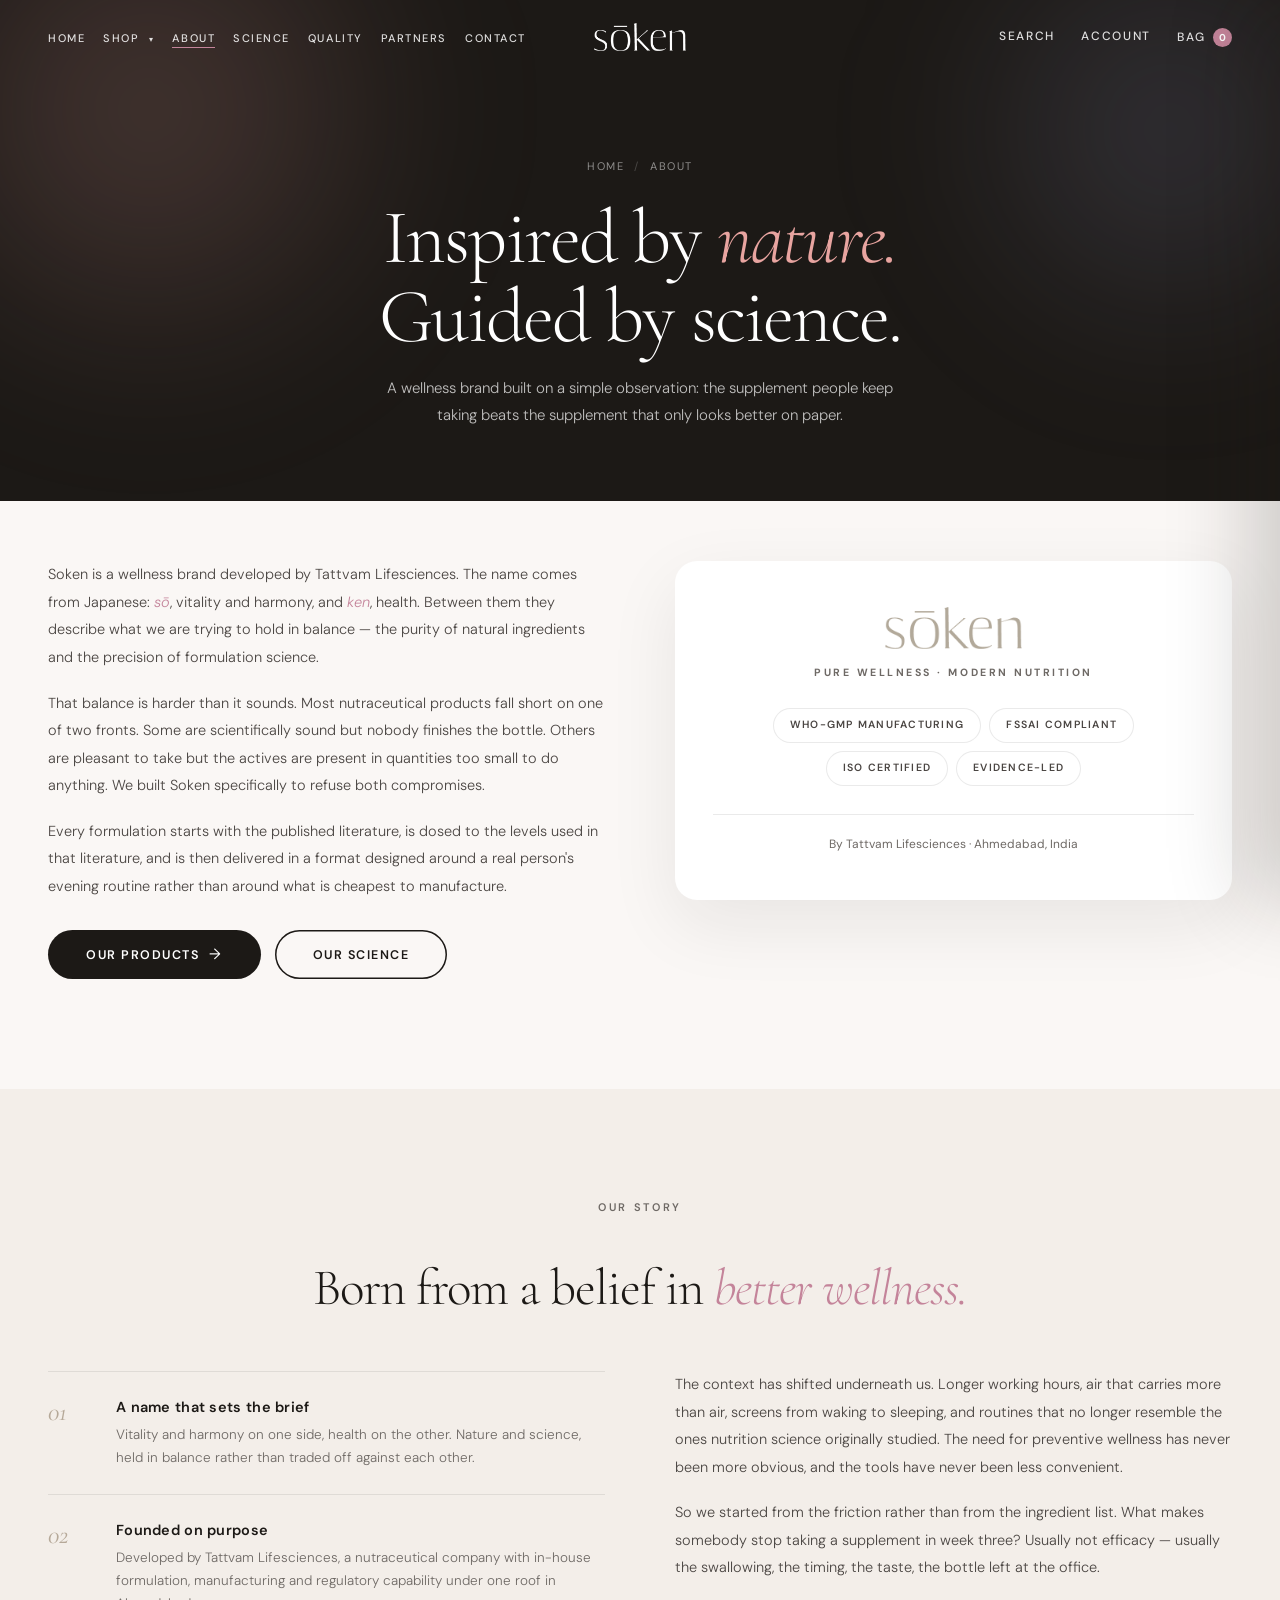
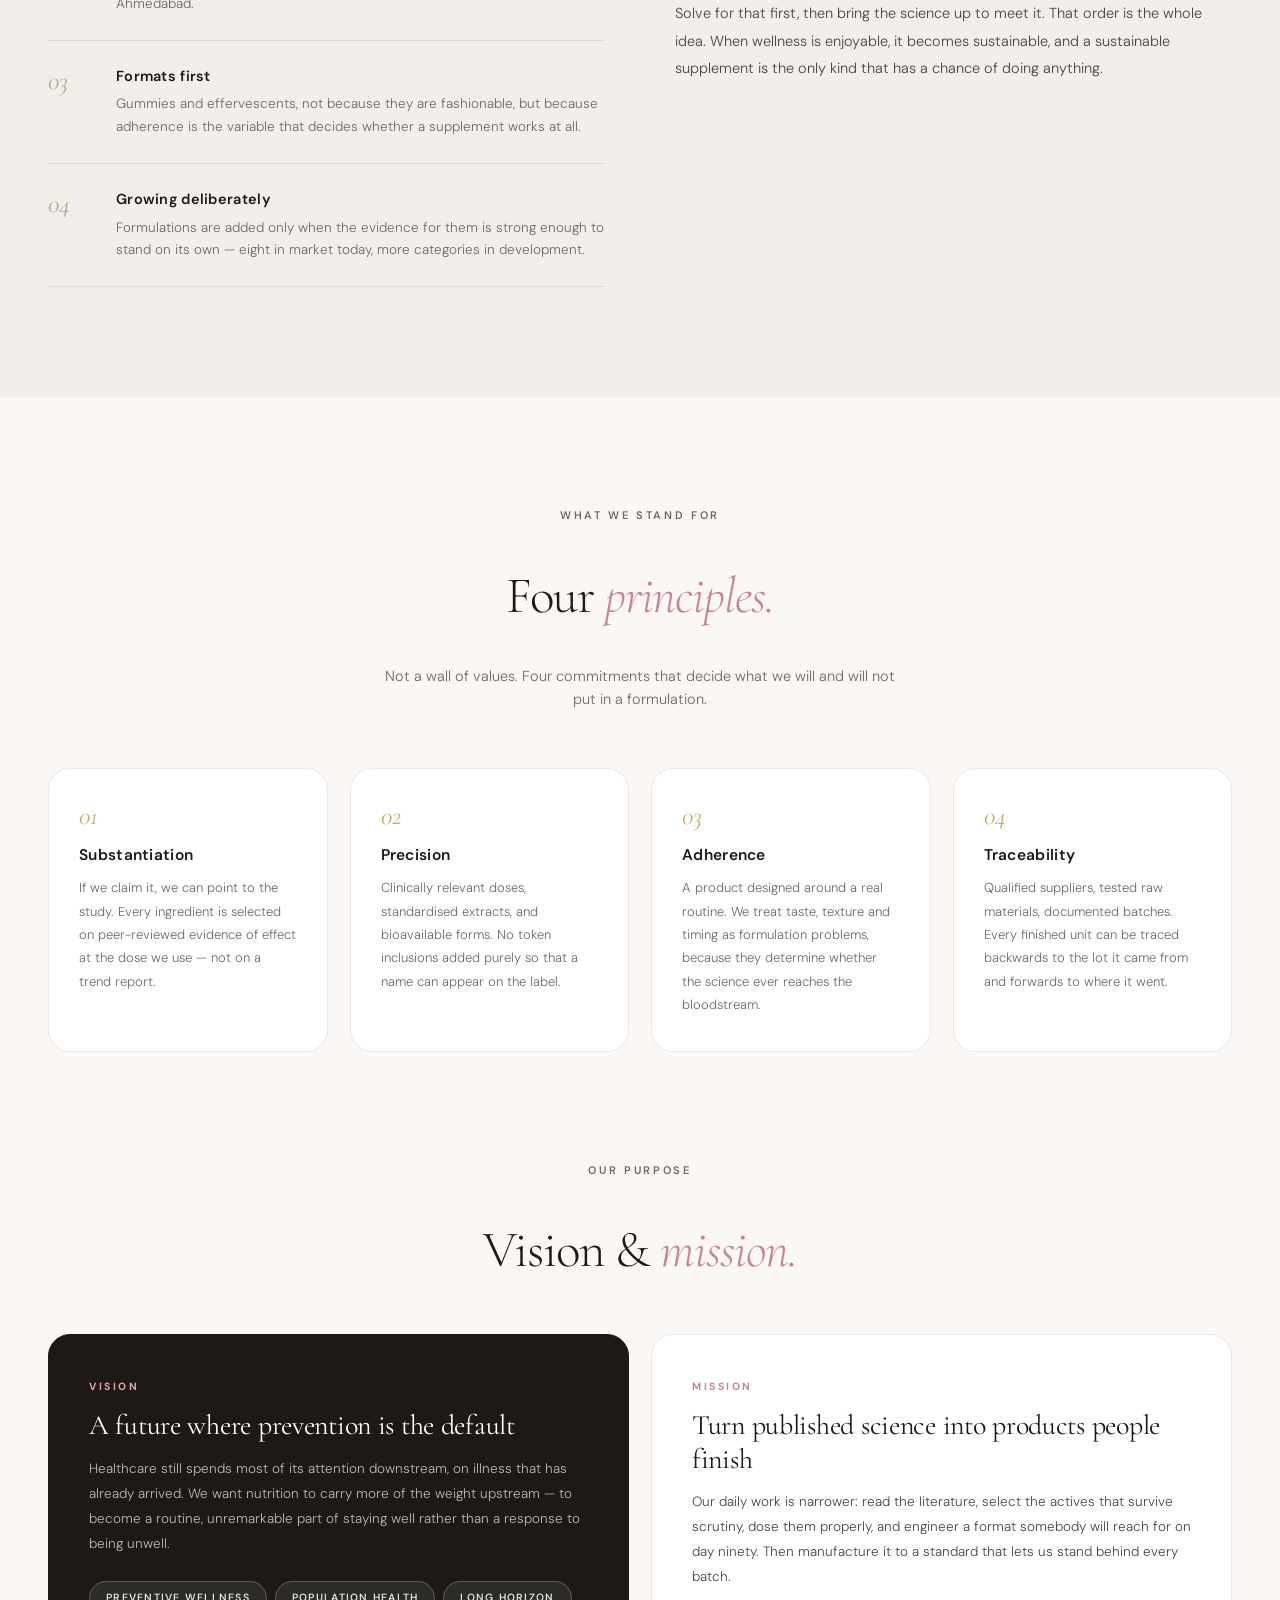
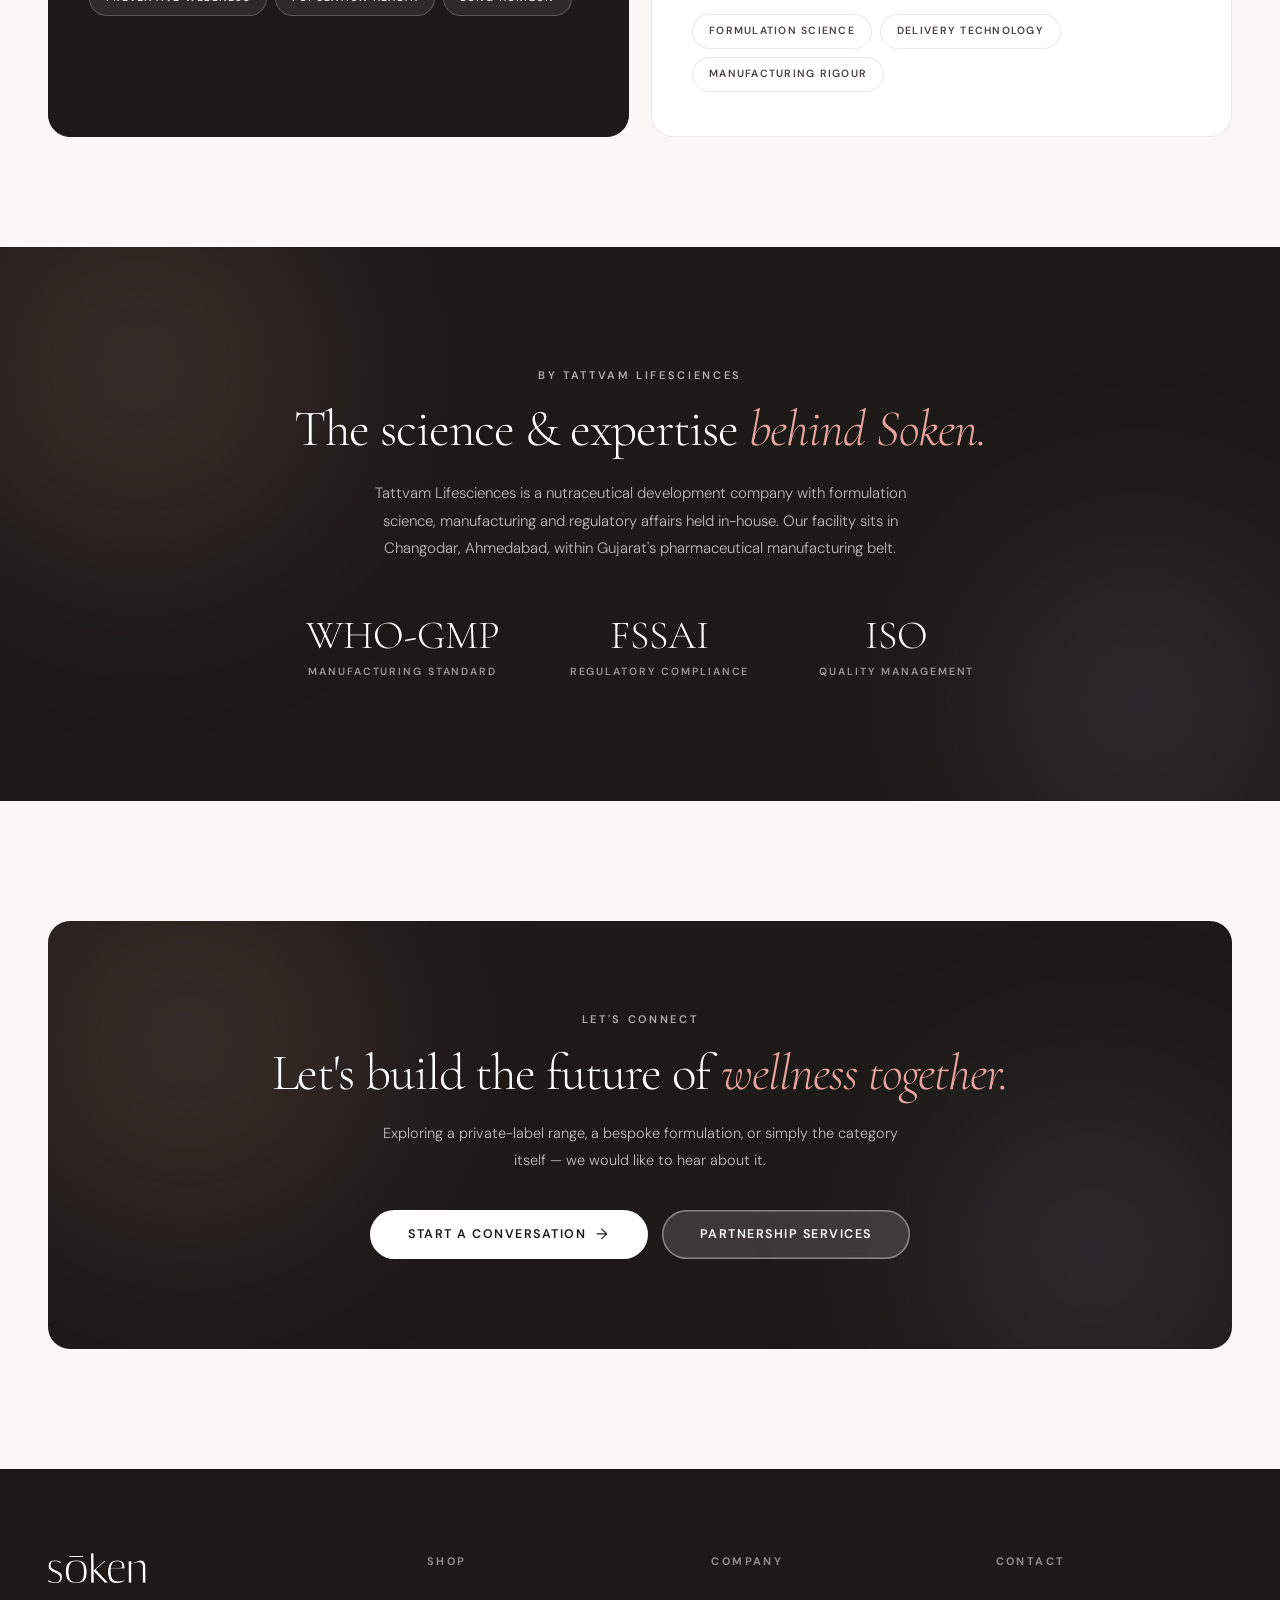
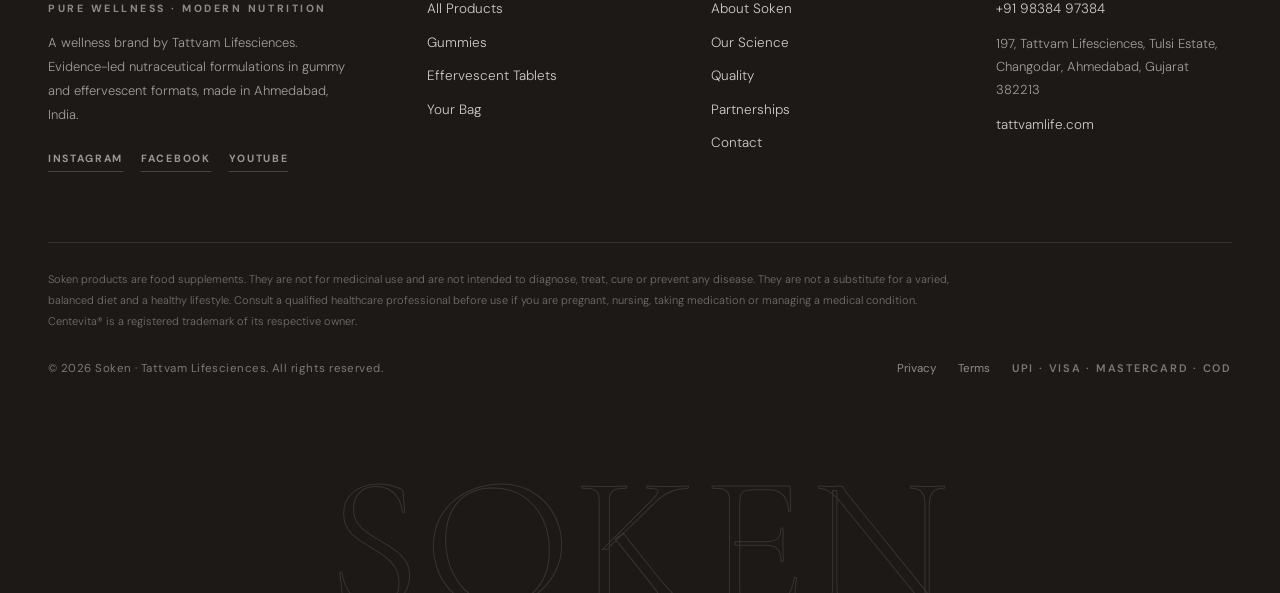
<file: about.html>
<!DOCTYPE html>
<html lang="en">
<head>
<meta charset="utf-8">
<meta name="viewport" content="width=device-width,initial-scale=1">
<title>About — Soken</title>
<meta name="description" content="Soken is a nutraceutical wellness brand by Tattvam Lifesciences, Ahmedabad. Our story, principles, vision and mission.">
<link rel="icon" href="assets/logo.png">
<link rel="preconnect" href="https://fonts.googleapis.com">
<link rel="preconnect" href="https://fonts.gstatic.com" crossorigin>
<link href="https://fonts.googleapis.com/css2?family=Cormorant+Garamond:ital,wght@0,300;0,400;0,500;1,300;1,400&family=DM+Sans:opsz,wght@9..40,300;9..40,400;9..40,500;9..40,600;9..40,700&display=swap" rel="stylesheet">
<link rel="stylesheet" href="assets/css/style.css?v=11">
</head>
<body data-page="about">

<header class="hdr lt" id="hdr">
  <button class="ham" id="ham" aria-label="Open menu" aria-expanded="false"><span></span><span></span><span></span></button>
  <ul class="hdr-links">
    <li><a href="index.html">Home</a></li>
    <li class="dd">
      <a href="shop.html">Shop <span class="crt">▾</span></a>
      <div class="dd-panel">
        <a href="shop.html"><span class="t">All Products</span><span class="s">The complete collection</span></a>
        <a href="shop.html?cat=gummies"><span class="t">Gummies</span><span class="s">Eye · Lung · Liver · Sleep</span></a>
        <a href="shop.html?cat=effervescent"><span class="t">Effervescent Tablets</span><span class="s">NAC · Glutathione · Biotin · Gut Health</span></a>
      </div>
    </li>
    <li><a href="about.html" class="on">About</a></li>
    <li><a href="science.html">Science</a></li>
    <li><a href="quality.html">Quality</a></li>
    <li><a href="partners.html">Partners</a></li>
    <li><a href="contact.html">Contact</a></li>
  </ul>
  <a href="index.html" class="hdr-logo" aria-label="Soken — home">
    <img src="assets/logo.png" alt="Soken" width="99" height="28">
  </a>
  <div class="hdr-actions">
    <a href="shop.html" class="hide-m">Search</a>
    <a href="#" class="hide-m" onclick="event.preventDefault();toast('Accounts coming soon')">Account</a>
    <button class="bag-btn" onclick="openDrawer()">Bag <span class="bag-n">0</span></button>
  </div>
</header>

<nav class="mnav" id="mnav" aria-label="Mobile">
  <a href="index.html">Home</a>
  <a href="shop.html">Shop All</a>
  <a href="shop.html?cat=gummies">Gummies</a>
  <a href="shop.html?cat=effervescent">Effervescent</a>
  <a href="about.html">About</a>
  <a href="science.html">Science</a>
  <a href="quality.html">Quality</a>
  <a href="partners.html">Partners</a>
  <a href="contact.html">Contact</a>
  <a href="cart.html">Your Bag</a>
  <span class="ey">By Tattvam Lifesciences</span>
</nav>

<main>

  <section class="phd">
    <div class="ct">
      <nav class="crumbs"><a href="index.html">Home</a><span>/</span>About</nav>
      <h1>Inspired by <em>nature.</em><br>Guided by science.</h1>
      <p>A wellness brand built on a simple observation: the supplement people keep taking beats the supplement that only looks better on paper.</p>
    </div>
  </section>

  <!-- ===== INTRO ===== -->
  <section class="sec" style="padding-top:60px">
    <div class="ct">
      <div class="split">
        <div class="prose rv">
          <p>Soken is a wellness brand developed by Tattvam Lifesciences. The name comes from Japanese: <em>sō</em>, vitality and harmony, and <em>ken</em>, health. Between them they describe what we are trying to hold in balance — the purity of natural ingredients and the precision of formulation science.</p>
          <p>That balance is harder than it sounds. Most nutraceutical products fall short on one of two fronts. Some are scientifically sound but nobody finishes the bottle. Others are pleasant to take but the actives are present in quantities too small to do anything. We built Soken specifically to refuse both compromises.</p>
          <p>Every formulation starts with the published literature, is dosed to the levels used in that literature, and is then delivered in a format designed around a real person's evening routine rather than around what is cheapest to manufacture.</p>
          <div class="btn-row" style="display:flex;gap:14px;flex-wrap:wrap;margin-top:30px">
            <a href="shop.html" class="btn btn-ink">Our Products <span class="ar">→</span></a>
            <a href="science.html" class="btn btn-ol">Our Science</a>
          </div>
        </div>
        <div class="side-card rv" data-d="2">
          <img src="assets/logo.png" alt="Soken">
          <div class="sub">Pure Wellness · Modern Nutrition</div>
          <div class="chips">
            <span class="chip">WHO-GMP manufacturing</span>
            <span class="chip">FSSAI compliant</span>
            <span class="chip">ISO certified</span>
            <span class="chip">Evidence-led</span>
          </div>
          <div class="foot">By Tattvam Lifesciences · Ahmedabad, India</div>
        </div>
      </div>
    </div>
  </section>

  <!-- ===== STORY ===== -->
  <section class="sec sec-tint">
    <div class="ct">
      <div class="sec-hd center rv">
        <span class="ey" style="margin-bottom:16px">Our Story</span>
        <h2>Born from a belief in <em>better wellness.</em></h2>
      </div>
      <div class="split">
        <div class="rit-steps rv" style="margin-top:0">
          <div class="rit-step">
            <div class="rs-n">01</div>
            <div class="rs-t"><h4>A name that sets the brief</h4><p>Vitality and harmony on one side, health on the other. Nature and science, held in balance rather than traded off against each other.</p></div>
          </div>
          <div class="rit-step">
            <div class="rs-n">02</div>
            <div class="rs-t"><h4>Founded on purpose</h4><p>Developed by Tattvam Lifesciences, a nutraceutical company with in-house formulation, manufacturing and regulatory capability under one roof in Ahmedabad.</p></div>
          </div>
          <div class="rit-step">
            <div class="rs-n">03</div>
            <div class="rs-t"><h4>Formats first</h4><p>Gummies and effervescents, not because they are fashionable, but because adherence is the variable that decides whether a supplement works at all.</p></div>
          </div>
          <div class="rit-step">
            <div class="rs-n">04</div>
            <div class="rs-t"><h4>Growing deliberately</h4><p>Formulations are added only when the evidence for them is strong enough to stand on its own — eight in market today, more categories in development.</p></div>
          </div>
        </div>
        <div class="prose rv" data-d="2">
          <p>The context has shifted underneath us. Longer working hours, air that carries more than air, screens from waking to sleeping, and routines that no longer resemble the ones nutrition science originally studied. The need for preventive wellness has never been more obvious, and the tools have never been less convenient.</p>
          <p>So we started from the friction rather than from the ingredient list. What makes somebody stop taking a supplement in week three? Usually not efficacy — usually the swallowing, the timing, the taste, the bottle left at the office.</p>
          <p>Solve for that first, then bring the science up to meet it. That order is the whole idea. When wellness is enjoyable, it becomes sustainable, and a sustainable supplement is the only kind that has a chance of doing anything.</p>
        </div>
      </div>
    </div>
  </section>

  <!-- ===== PRINCIPLES ===== -->
  <section class="sec">
    <div class="ct">
      <div class="sec-hd center rv">
        <span class="ey" style="margin-bottom:16px">What We Stand For</span>
        <h2>Four <em>principles.</em></h2>
        <p style="margin-top:14px;font-size:14.5px;font-weight:300;color:var(--ink-light);max-width:520px">Not a wall of values. Four commitments that decide what we will and will not put in a formulation.</p>
      </div>
      <div class="g4">
        <article class="icard rv">
          <div class="n">01</div>
          <h3>Substantiation</h3>
          <p>If we claim it, we can point to the study. Every ingredient is selected on peer-reviewed evidence of effect at the dose we use — not on a trend report.</p>
        </article>
        <article class="icard rv" data-d="2">
          <div class="n">02</div>
          <h3>Precision</h3>
          <p>Clinically relevant doses, standardised extracts, and bioavailable forms. No token inclusions added purely so that a name can appear on the label.</p>
        </article>
        <article class="icard rv" data-d="3">
          <div class="n">03</div>
          <h3>Adherence</h3>
          <p>A product designed around a real routine. We treat taste, texture and timing as formulation problems, because they determine whether the science ever reaches the bloodstream.</p>
        </article>
        <article class="icard rv" data-d="4">
          <div class="n">04</div>
          <h3>Traceability</h3>
          <p>Qualified suppliers, tested raw materials, documented batches. Every finished unit can be traced backwards to the lot it came from and forwards to where it went.</p>
        </article>
      </div>
    </div>
  </section>

  <!-- ===== VISION & MISSION ===== -->
  <section class="sec" style="padding-top:0">
    <div class="ct">
      <div class="sec-hd center rv">
        <span class="ey" style="margin-bottom:16px">Our Purpose</span>
        <h2>Vision &amp; <em>mission.</em></h2>
      </div>
      <div class="g2">
        <article class="vm-card dark rv">
          <div class="lbl">Vision</div>
          <h3>A future where prevention is the default</h3>
          <p>Healthcare still spends most of its attention downstream, on illness that has already arrived. We want nutrition to carry more of the weight upstream — to become a routine, unremarkable part of staying well rather than a response to being unwell.</p>
          <div class="chips">
            <span class="chip lt">Preventive wellness</span>
            <span class="chip lt">Population health</span>
            <span class="chip lt">Long horizon</span>
          </div>
        </article>
        <article class="vm-card rv" data-d="2">
          <div class="lbl">Mission</div>
          <h3>Turn published science into products people finish</h3>
          <p>Our daily work is narrower: read the literature, select the actives that survive scrutiny, dose them properly, and engineer a format somebody will reach for on day ninety. Then manufacture it to a standard that lets us stand behind every batch.</p>
          <div class="chips">
            <span class="chip">Formulation science</span>
            <span class="chip">Delivery technology</span>
            <span class="chip">Manufacturing rigour</span>
          </div>
        </article>
      </div>
    </div>
  </section>

  <!-- ===== TATTVAM ===== -->
  <section class="values">
    <div class="orb v-o1"></div>
    <div class="orb v-o2"></div>
    <div class="ct">
      <span class="ey lt rv">By Tattvam Lifesciences</span>
      <h2 class="rv" data-d="1" style="margin-top:16px">The science &amp; expertise <em>behind Soken.</em></h2>
      <p class="lead rv" data-d="2">Tattvam Lifesciences is a nutraceutical development company with formulation science, manufacturing and regulatory affairs held in-house. Our facility sits in Changodar, Ahmedabad, within Gujarat's pharmaceutical manufacturing belt.</p>
      <div class="statrow rv" data-d="3">
        <div class="statx"><div class="n">WHO-GMP</div><div class="l">Manufacturing standard</div></div>
        <div class="statx"><div class="n">FSSAI</div><div class="l">Regulatory compliance</div></div>
        <div class="statx"><div class="n">ISO</div><div class="l">Quality management</div></div>
      </div>
    </div>
  </section>

  <!-- ===== CTA ===== -->
  <section class="ctab" style="padding-top:120px">
    <div class="ct">
      <div class="ctab-card rv">
        <div class="orb v-o1"></div>
        <div class="orb v-o2"></div>
        <span class="ey lt">Let's Connect</span>
        <h2>Let's build the future of <em>wellness together.</em></h2>
        <p>Exploring a private-label range, a bespoke formulation, or simply the category itself — we would like to hear about it.</p>
        <div class="btn-row">
          <a class="btn btn-lt" href="contact.html">Start a Conversation <span class="ar">→</span></a>
          <a class="btn btn-ghost" href="partners.html">Partnership Services</a>
        </div>
      </div>
    </div>
  </section>

</main>

<footer class="ftr">
  <div class="ct">
    <div class="ftr-grid">
      <div class="ftr-brand">
        <img src="assets/logo.png" alt="Soken">
        <div class="ftr-tag">Pure Wellness · Modern Nutrition</div>
        <p>A wellness brand by Tattvam Lifesciences. Evidence-led nutraceutical formulations in gummy and effervescent formats, made in Ahmedabad, India.</p>
        <div class="ftr-soc">
          <a href="#" onclick="event.preventDefault();toast('Instagram coming soon')">Instagram</a>
          <a href="#" onclick="event.preventDefault();toast('Facebook coming soon')">Facebook</a>
          <a href="#" onclick="event.preventDefault();toast('YouTube coming soon')">YouTube</a>
        </div>
      </div>
      <div class="ftr-col">
        <h5>Shop</h5>
        <a href="shop.html">All Products</a>
        <a href="shop.html?cat=gummies">Gummies</a>
        <a href="shop.html?cat=effervescent">Effervescent Tablets</a>
        <a href="cart.html">Your Bag</a>
      </div>
      <div class="ftr-col">
        <h5>Company</h5>
        <a href="about.html">About Soken</a>
        <a href="science.html">Our Science</a>
        <a href="quality.html">Quality</a>
        <a href="partners.html">Partnerships</a>
        <a href="contact.html">Contact</a>
      </div>
      <div class="ftr-col">
        <h5>Contact</h5>
        <a href="tel:+919838497384">+91 98384 97384</a>
        <address class="ftr-addr">197, Tattvam Lifesciences, Tulsi Estate, Changodar, Ahmedabad, Gujarat 382213</address>
        <a href="https://tattvamlife.com" rel="noopener">tattvamlife.com</a>
      </div>
    </div>
    <div class="ftr-legal">
      <p>Soken products are food supplements. They are not for medicinal use and are not intended to diagnose, treat, cure or prevent any disease. They are not a substitute for a varied, balanced diet and a healthy lifestyle. Consult a qualified healthcare professional before use if you are pregnant, nursing, taking medication or managing a medical condition. Centevita® is a registered trademark of its respective owner.</p>
    </div>
    <div class="ftr-bot">
      <p>© 2026 Soken · Tattvam Lifesciences. All rights reserved.</p>
      <div class="ftr-bl">
        <a href="#" onclick="event.preventDefault();toast('Coming soon')">Privacy</a>
        <a href="#" onclick="event.preventDefault();toast('Coming soon')">Terms</a>
        <span class="ftr-pay">UPI · Visa · Mastercard · COD</span>
      </div>
    </div>
  </div>
  <div class="ftr-word" aria-hidden="true">SOKEN</div>
</footer>

<script src="assets/js/store.js?v=11"></script>
</body>
</html>
</file>
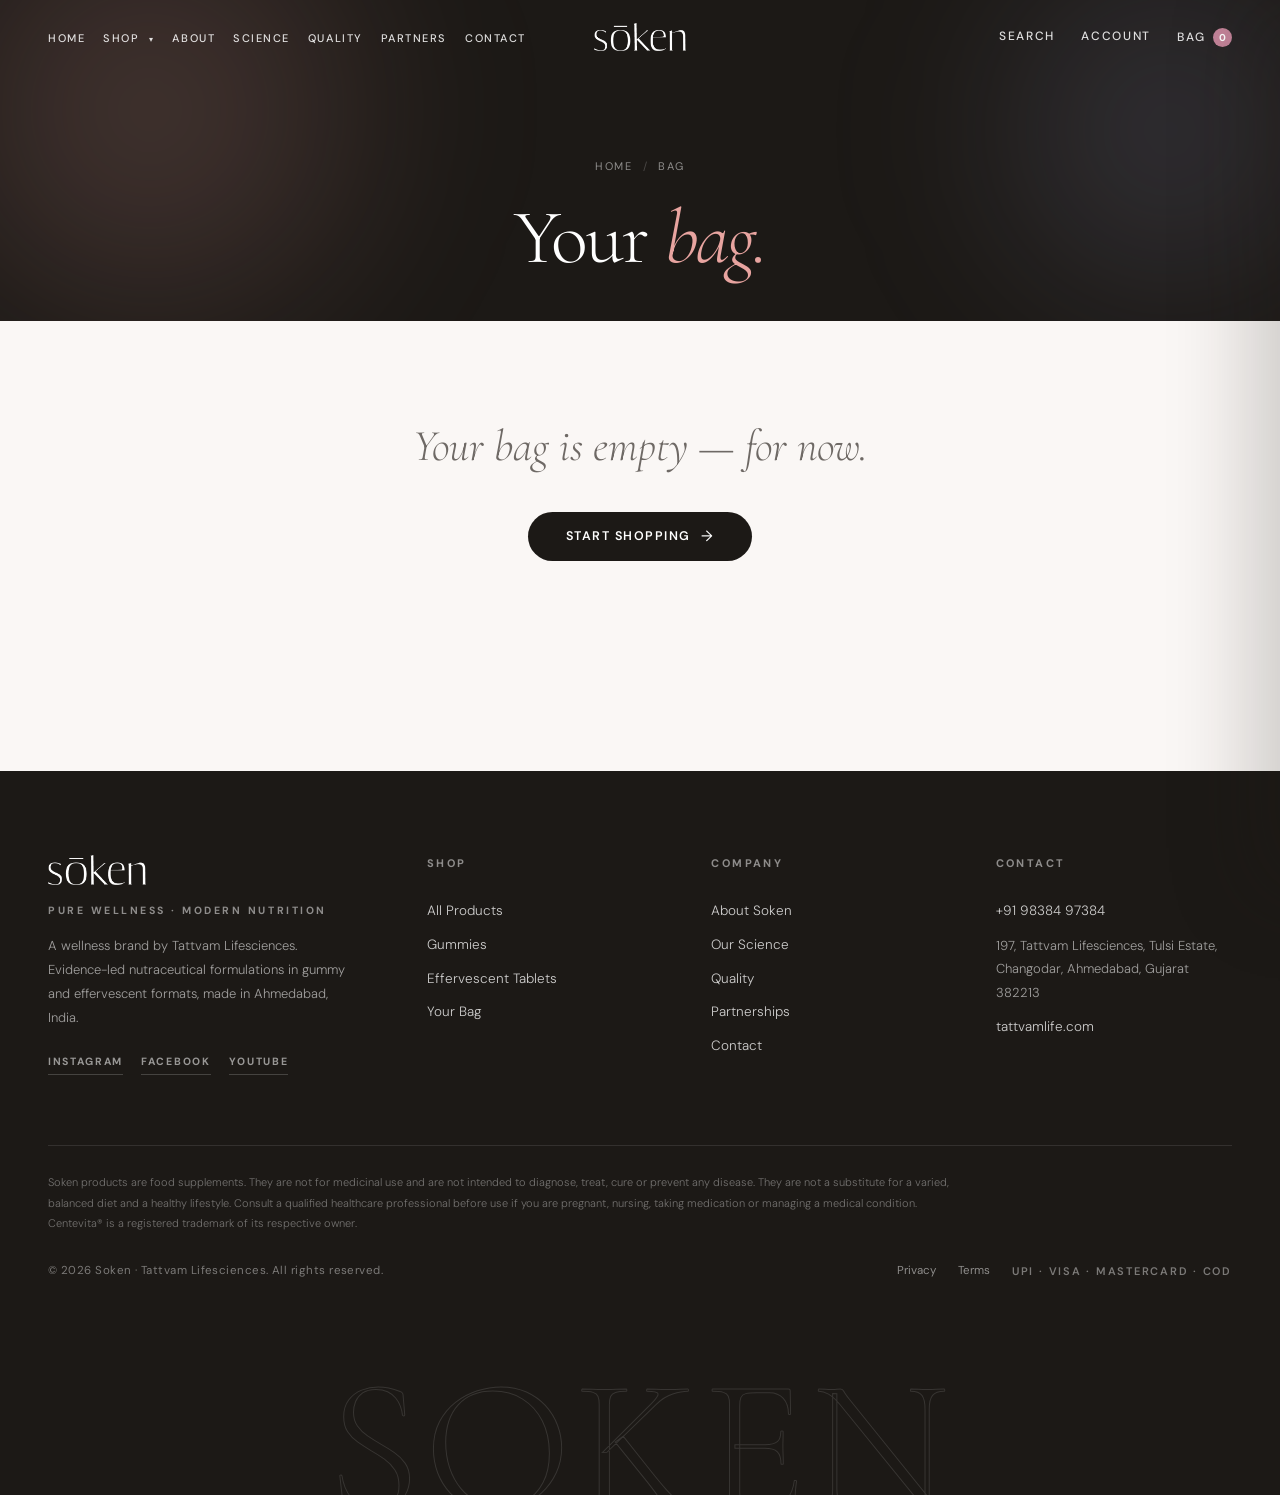
<file: cart.html>
<!DOCTYPE html>
<html lang="en">
<head>
<meta charset="utf-8">
<meta name="viewport" content="width=device-width,initial-scale=1">
<title>Your Bag — Soken</title>
<link rel="icon" href="assets/logo.png">
<link rel="preconnect" href="https://fonts.googleapis.com">
<link rel="preconnect" href="https://fonts.gstatic.com" crossorigin>
<link href="https://fonts.googleapis.com/css2?family=Cormorant+Garamond:ital,wght@0,300;0,400;0,500;1,300;1,400&family=DM+Sans:opsz,wght@9..40,300;9..40,400;9..40,500;9..40,600;9..40,700&display=swap" rel="stylesheet">
<link rel="stylesheet" href="assets/css/style.css?v=11">
</head>
<body data-page="cart">

<header class="hdr lt" id="hdr">
  <button class="ham" id="ham" aria-label="Open menu" aria-expanded="false"><span></span><span></span><span></span></button>
  <ul class="hdr-links">
    <li><a href="index.html">Home</a></li>
    <li class="dd">
      <a href="shop.html">Shop <span class="crt">▾</span></a>
      <div class="dd-panel">
        <a href="shop.html"><span class="t">All Products</span><span class="s">The complete collection</span></a>
        <a href="shop.html?cat=gummies"><span class="t">Gummies</span><span class="s">Eye · Lung · Liver · Sleep</span></a>
        <a href="shop.html?cat=effervescent"><span class="t">Effervescent Tablets</span><span class="s">NAC · Glutathione · Biotin · Gut Health</span></a>
      </div>
    </li>
    <li><a href="about.html">About</a></li>
    <li><a href="science.html">Science</a></li>
    <li><a href="quality.html">Quality</a></li>
    <li><a href="partners.html">Partners</a></li>
    <li><a href="contact.html">Contact</a></li>
  </ul>
  <a href="index.html" class="hdr-logo" aria-label="Soken — home">
    <img src="assets/logo.png" alt="Soken" width="99" height="28">
  </a>
  <div class="hdr-actions">
    <a href="shop.html" class="hide-m">Search</a>
    <a href="#" class="hide-m" onclick="event.preventDefault();toast('Accounts coming soon')">Account</a>
    <button class="bag-btn" onclick="openDrawer()">Bag <span class="bag-n">0</span></button>
  </div>
</header>

<nav class="mnav" id="mnav" aria-label="Mobile">
  <a href="index.html">Home</a>
  <a href="shop.html">Shop All</a>
  <a href="shop.html?cat=gummies">Gummies</a>
  <a href="shop.html?cat=effervescent">Effervescent</a>
  <a href="about.html">About</a>
  <a href="science.html">Science</a>
  <a href="quality.html">Quality</a>
  <a href="partners.html">Partners</a>
  <a href="contact.html">Contact</a>
  <a href="cart.html">Your Bag</a>
  <span class="ey">By Tattvam Lifesciences</span>
</nav>

<main class="cartpg">
  <section class="phd" style="padding-bottom:44px">
    <div class="ct">
      <nav class="crumbs"><a href="index.html">Home</a><span>/</span>Bag</nav>
      <h1>Your <em>bag.</em></h1>
    </div>
  </section>
  <section>
    <div class="ct" id="cart-wrap"><!-- rendered by store.js --></div>
  </section>
</main>

<footer class="ftr">
  <div class="ct">
    <div class="ftr-grid">
      <div class="ftr-brand">
        <img src="assets/logo.png" alt="Soken">
        <div class="ftr-tag">Pure Wellness · Modern Nutrition</div>
        <p>A wellness brand by Tattvam Lifesciences. Evidence-led nutraceutical formulations in gummy and effervescent formats, made in Ahmedabad, India.</p>
        <div class="ftr-soc">
          <a href="#" onclick="event.preventDefault();toast('Instagram coming soon')">Instagram</a>
          <a href="#" onclick="event.preventDefault();toast('Facebook coming soon')">Facebook</a>
          <a href="#" onclick="event.preventDefault();toast('YouTube coming soon')">YouTube</a>
        </div>
      </div>
      <div class="ftr-col">
        <h5>Shop</h5>
        <a href="shop.html">All Products</a>
        <a href="shop.html?cat=gummies">Gummies</a>
        <a href="shop.html?cat=effervescent">Effervescent Tablets</a>
        <a href="cart.html">Your Bag</a>
      </div>
      <div class="ftr-col">
        <h5>Company</h5>
        <a href="about.html">About Soken</a>
        <a href="science.html">Our Science</a>
        <a href="quality.html">Quality</a>
        <a href="partners.html">Partnerships</a>
        <a href="contact.html">Contact</a>
      </div>
      <div class="ftr-col">
        <h5>Contact</h5>
        <a href="tel:+919838497384">+91 98384 97384</a>
        <address class="ftr-addr">197, Tattvam Lifesciences, Tulsi Estate, Changodar, Ahmedabad, Gujarat 382213</address>
        <a href="https://tattvamlife.com" rel="noopener">tattvamlife.com</a>
      </div>
    </div>
    <div class="ftr-legal">
      <p>Soken products are food supplements. They are not for medicinal use and are not intended to diagnose, treat, cure or prevent any disease. They are not a substitute for a varied, balanced diet and a healthy lifestyle. Consult a qualified healthcare professional before use if you are pregnant, nursing, taking medication or managing a medical condition. Centevita® is a registered trademark of its respective owner.</p>
    </div>
    <div class="ftr-bot">
      <p>© 2026 Soken · Tattvam Lifesciences. All rights reserved.</p>
      <div class="ftr-bl">
        <a href="#" onclick="event.preventDefault();toast('Coming soon')">Privacy</a>
        <a href="#" onclick="event.preventDefault();toast('Coming soon')">Terms</a>
        <span class="ftr-pay">UPI · Visa · Mastercard · COD</span>
      </div>
    </div>
  </div>
  <div class="ftr-word" aria-hidden="true">SOKEN</div>
</footer>

<script src="assets/js/store.js?v=11"></script>
</body>
</html>
</file>
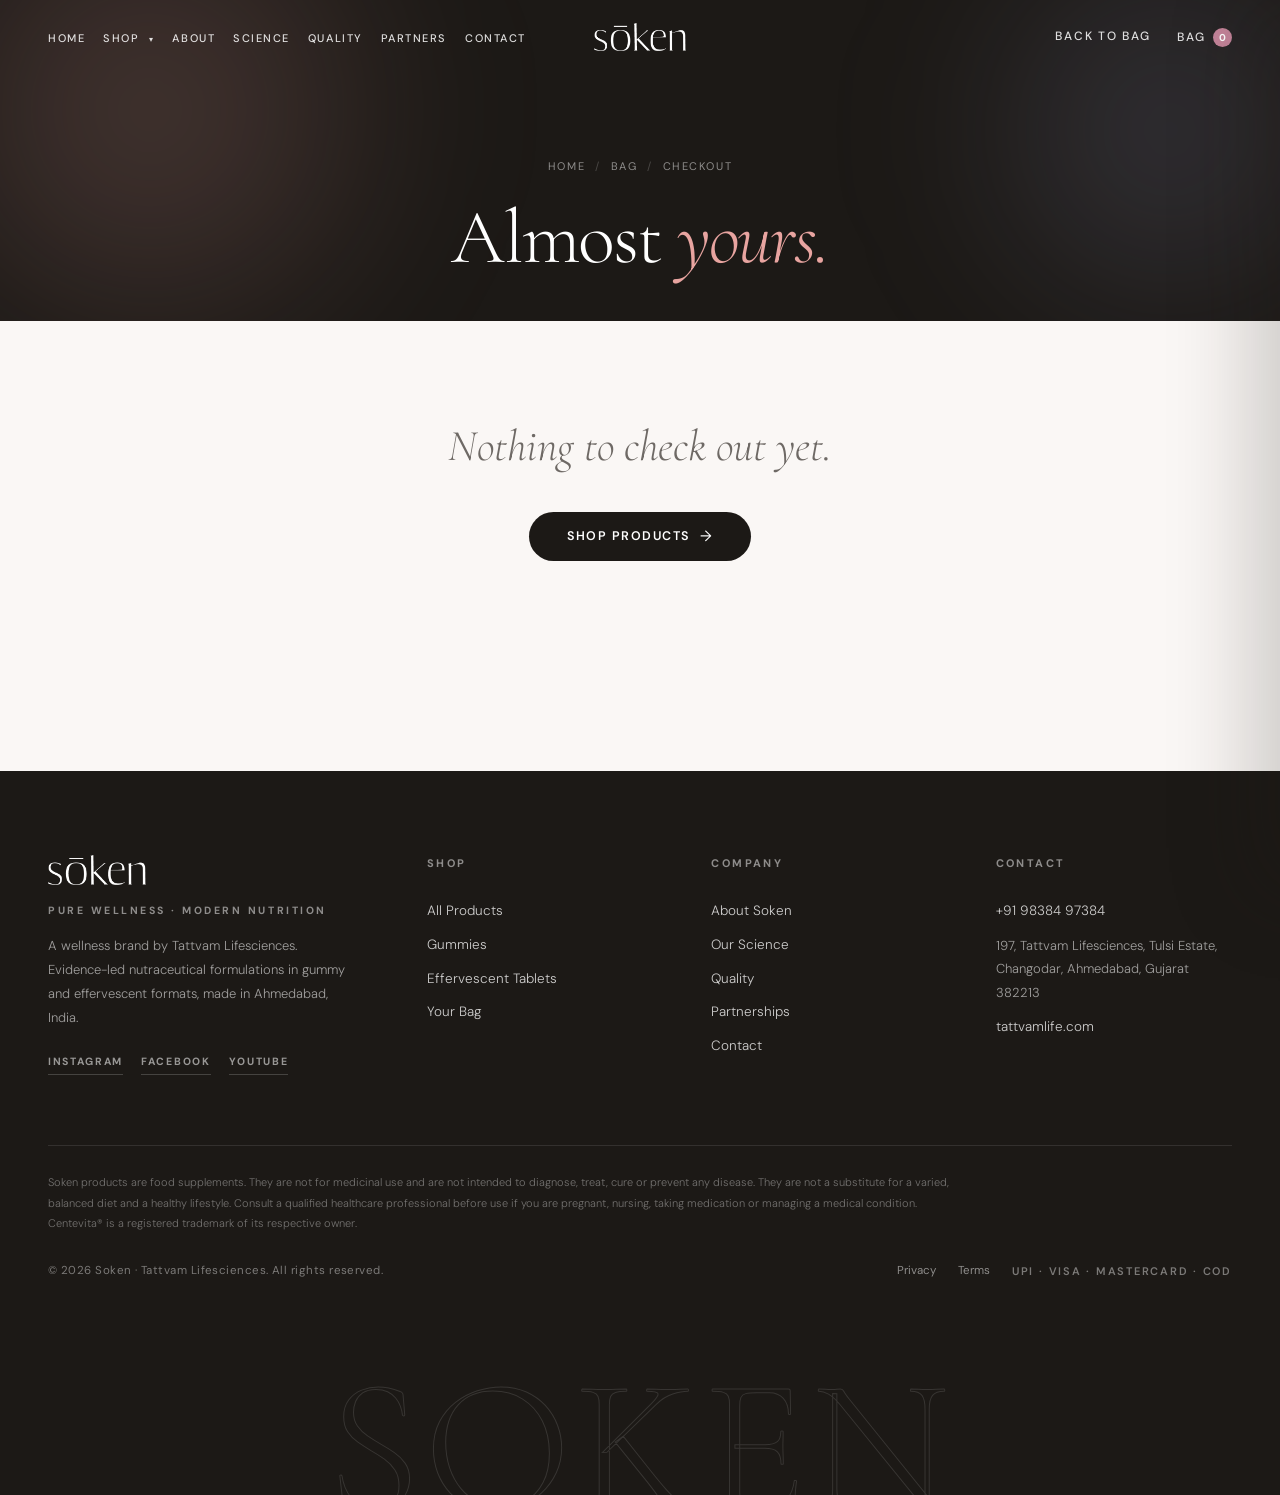
<file: checkout.html>
<!DOCTYPE html>
<html lang="en">
<head>
<meta charset="utf-8">
<meta name="viewport" content="width=device-width,initial-scale=1">
<title>Checkout — Soken</title>
<link rel="icon" href="assets/logo.png">
<link rel="preconnect" href="https://fonts.googleapis.com">
<link rel="preconnect" href="https://fonts.gstatic.com" crossorigin>
<link href="https://fonts.googleapis.com/css2?family=Cormorant+Garamond:ital,wght@0,300;0,400;0,500;1,300;1,400&family=DM+Sans:opsz,wght@9..40,300;9..40,400;9..40,500;9..40,600;9..40,700&display=swap" rel="stylesheet">
<link rel="stylesheet" href="assets/css/style.css?v=11">
</head>
<body data-page="checkout">

<header class="hdr lt" id="hdr">
  <button class="ham" id="ham" aria-label="Open menu" aria-expanded="false"><span></span><span></span><span></span></button>
  <ul class="hdr-links">
    <li><a href="index.html">Home</a></li>
    <li class="dd">
      <a href="shop.html">Shop <span class="crt">▾</span></a>
      <div class="dd-panel">
        <a href="shop.html"><span class="t">All Products</span><span class="s">The complete collection</span></a>
        <a href="shop.html?cat=gummies"><span class="t">Gummies</span><span class="s">Eye · Lung · Liver · Sleep</span></a>
        <a href="shop.html?cat=effervescent"><span class="t">Effervescent Tablets</span><span class="s">NAC · Glutathione · Biotin · Gut Health</span></a>
      </div>
    </li>
    <li><a href="about.html">About</a></li>
    <li><a href="science.html">Science</a></li>
    <li><a href="quality.html">Quality</a></li>
    <li><a href="partners.html">Partners</a></li>
    <li><a href="contact.html">Contact</a></li>
  </ul>
  <a href="index.html" class="hdr-logo" aria-label="Soken — home">
    <img src="assets/logo.png" alt="Soken" width="99" height="28">
  </a>
  <div class="hdr-actions">
    <a href="cart.html" class="hide-m">Back to Bag</a>
    <button class="bag-btn" onclick="openDrawer()">Bag <span class="bag-n">0</span></button>
  </div>
</header>

<nav class="mnav" id="mnav" aria-label="Mobile">
  <a href="index.html">Home</a>
  <a href="shop.html">Shop All</a>
  <a href="shop.html?cat=gummies">Gummies</a>
  <a href="shop.html?cat=effervescent">Effervescent</a>
  <a href="about.html">About</a>
  <a href="science.html">Science</a>
  <a href="quality.html">Quality</a>
  <a href="partners.html">Partners</a>
  <a href="contact.html">Contact</a>
  <a href="cart.html">Your Bag</a>
  <span class="ey">By Tattvam Lifesciences</span>
</nav>

<main class="chk">
  <section class="phd" style="padding-bottom:44px">
    <div class="ct">
      <nav class="crumbs"><a href="index.html">Home</a><span>/</span><a href="cart.html">Bag</a><span>/</span>Checkout</nav>
      <h1>Almost <em>yours.</em></h1>
    </div>
  </section>

  <section>
    <div class="ct" id="chk-main">
      <div class="chk-grid">
        <form onsubmit="placeOrder(event)" novalidate>
          <div class="chk-sec">
            <h3><span>1</span>Contact</h3>
            <div class="frow one">
              <div class="fld"><label for="c-email">Email address</label><input id="c-email" type="email" placeholder="you@example.com" required></div>
            </div>
            <div class="frow">
              <div class="fld"><label for="c-name">Full name</label><input id="c-name" type="text" placeholder="Full name" required></div>
              <div class="fld"><label for="c-phone">Phone</label><input id="c-phone" type="tel" placeholder="+91" required></div>
            </div>
          </div>

          <div class="chk-sec">
            <h3><span>2</span>Shipping Address</h3>
            <div class="frow one">
              <div class="fld"><label for="c-addr">Address</label><input id="c-addr" type="text" placeholder="House number, street, area" required></div>
            </div>
            <div class="frow">
              <div class="fld"><label for="c-city">City</label><input id="c-city" type="text" placeholder="City" required></div>
              <div class="fld"><label for="c-pin">PIN code</label><input id="c-pin" type="text" inputmode="numeric" placeholder="560001" required></div>
            </div>
            <div class="frow">
              <div class="fld"><label for="c-state">State</label>
                <select id="c-state" required>
                  <option value="">Select state</option>
                  <option>Andhra Pradesh</option><option>Delhi</option><option>Gujarat</option>
                  <option>Karnataka</option><option>Kerala</option><option>Maharashtra</option>
                  <option>Tamil Nadu</option><option>Telangana</option><option>Uttar Pradesh</option>
                  <option>West Bengal</option><option>Other</option>
                </select>
              </div>
              <div class="fld"><label for="c-country">Country</label><input id="c-country" type="text" value="India" required></div>
            </div>
          </div>

          <div class="chk-sec">
            <h3><span>3</span>Payment</h3>
            <div class="payopt">
              <label class="pay on">
                <input type="radio" name="pay" checked>
                <div><div class="t">UPI</div><div class="s">GPay, PhonePe, Paytm & more</div></div>
              </label>
              <label class="pay">
                <input type="radio" name="pay">
                <div><div class="t">Credit / Debit Card</div><div class="s">Visa, Mastercard, RuPay, Amex</div></div>
              </label>
              <label class="pay">
                <input type="radio" name="pay">
                <div><div class="t">Cash on Delivery</div><div class="s">Pay when your ritual arrives</div></div>
              </label>
            </div>
          </div>

          <button class="btn btn-ink btn-wide" type="submit">Place Order <span class="ar">→</span></button>
          <div class="sum-note">This is a design demo — no payment will be processed.</div>
        </form>

        <aside class="chk-sum">
          <h3>Order Summary</h3>
          <div id="chk-items"></div>
          <div class="sum-row" style="margin-top:14px"><span>Subtotal</span><b id="chk-sub">₹0</b></div>
          <div class="sum-row"><span>Shipping</span><b id="chk-ship">—</b></div>
          <div class="sum-row total"><span>Total</span><span class="p" id="chk-total">₹0</span></div>
          <div class="sum-note">Taxes included · 30-day returns · Secure checkout</div>
        </aside>
      </div>
    </div>
  </section>
</main>

<!-- ORDER SUCCESS -->
<div class="done" id="done">
  <div>
    <div class="mark">✓</div>
    <h2>Thank you — your <em>ritual is on its way.</em></h2>
    <p>We've received your order and sent a confirmation to your email. Expect delivery within 3–5 working days.</p>
    <div class="oid" id="done-oid">Order SKN-000000</div>
    <a class="btn btn-ink" href="index.html">Back to Home <span class="ar">→</span></a>
  </div>
</div>

<footer class="ftr">
  <div class="ct">
    <div class="ftr-grid">
      <div class="ftr-brand">
        <img src="assets/logo.png" alt="Soken">
        <div class="ftr-tag">Pure Wellness · Modern Nutrition</div>
        <p>A wellness brand by Tattvam Lifesciences. Evidence-led nutraceutical formulations in gummy and effervescent formats, made in Ahmedabad, India.</p>
        <div class="ftr-soc">
          <a href="#" onclick="event.preventDefault();toast('Instagram coming soon')">Instagram</a>
          <a href="#" onclick="event.preventDefault();toast('Facebook coming soon')">Facebook</a>
          <a href="#" onclick="event.preventDefault();toast('YouTube coming soon')">YouTube</a>
        </div>
      </div>
      <div class="ftr-col">
        <h5>Shop</h5>
        <a href="shop.html">All Products</a>
        <a href="shop.html?cat=gummies">Gummies</a>
        <a href="shop.html?cat=effervescent">Effervescent Tablets</a>
        <a href="cart.html">Your Bag</a>
      </div>
      <div class="ftr-col">
        <h5>Company</h5>
        <a href="about.html">About Soken</a>
        <a href="science.html">Our Science</a>
        <a href="quality.html">Quality</a>
        <a href="partners.html">Partnerships</a>
        <a href="contact.html">Contact</a>
      </div>
      <div class="ftr-col">
        <h5>Contact</h5>
        <a href="tel:+919838497384">+91 98384 97384</a>
        <address class="ftr-addr">197, Tattvam Lifesciences, Tulsi Estate, Changodar, Ahmedabad, Gujarat 382213</address>
        <a href="https://tattvamlife.com" rel="noopener">tattvamlife.com</a>
      </div>
    </div>
    <div class="ftr-legal">
      <p>Soken products are food supplements. They are not for medicinal use and are not intended to diagnose, treat, cure or prevent any disease. They are not a substitute for a varied, balanced diet and a healthy lifestyle. Consult a qualified healthcare professional before use if you are pregnant, nursing, taking medication or managing a medical condition. Centevita® is a registered trademark of its respective owner.</p>
    </div>
    <div class="ftr-bot">
      <p>© 2026 Soken · Tattvam Lifesciences. All rights reserved.</p>
      <div class="ftr-bl">
        <a href="#" onclick="event.preventDefault();toast('Coming soon')">Privacy</a>
        <a href="#" onclick="event.preventDefault();toast('Coming soon')">Terms</a>
        <span class="ftr-pay">UPI · Visa · Mastercard · COD</span>
      </div>
    </div>
  </div>
  <div class="ftr-word" aria-hidden="true">SOKEN</div>
</footer>

<script src="assets/js/store.js?v=11"></script>
</body>
</html>
</file>
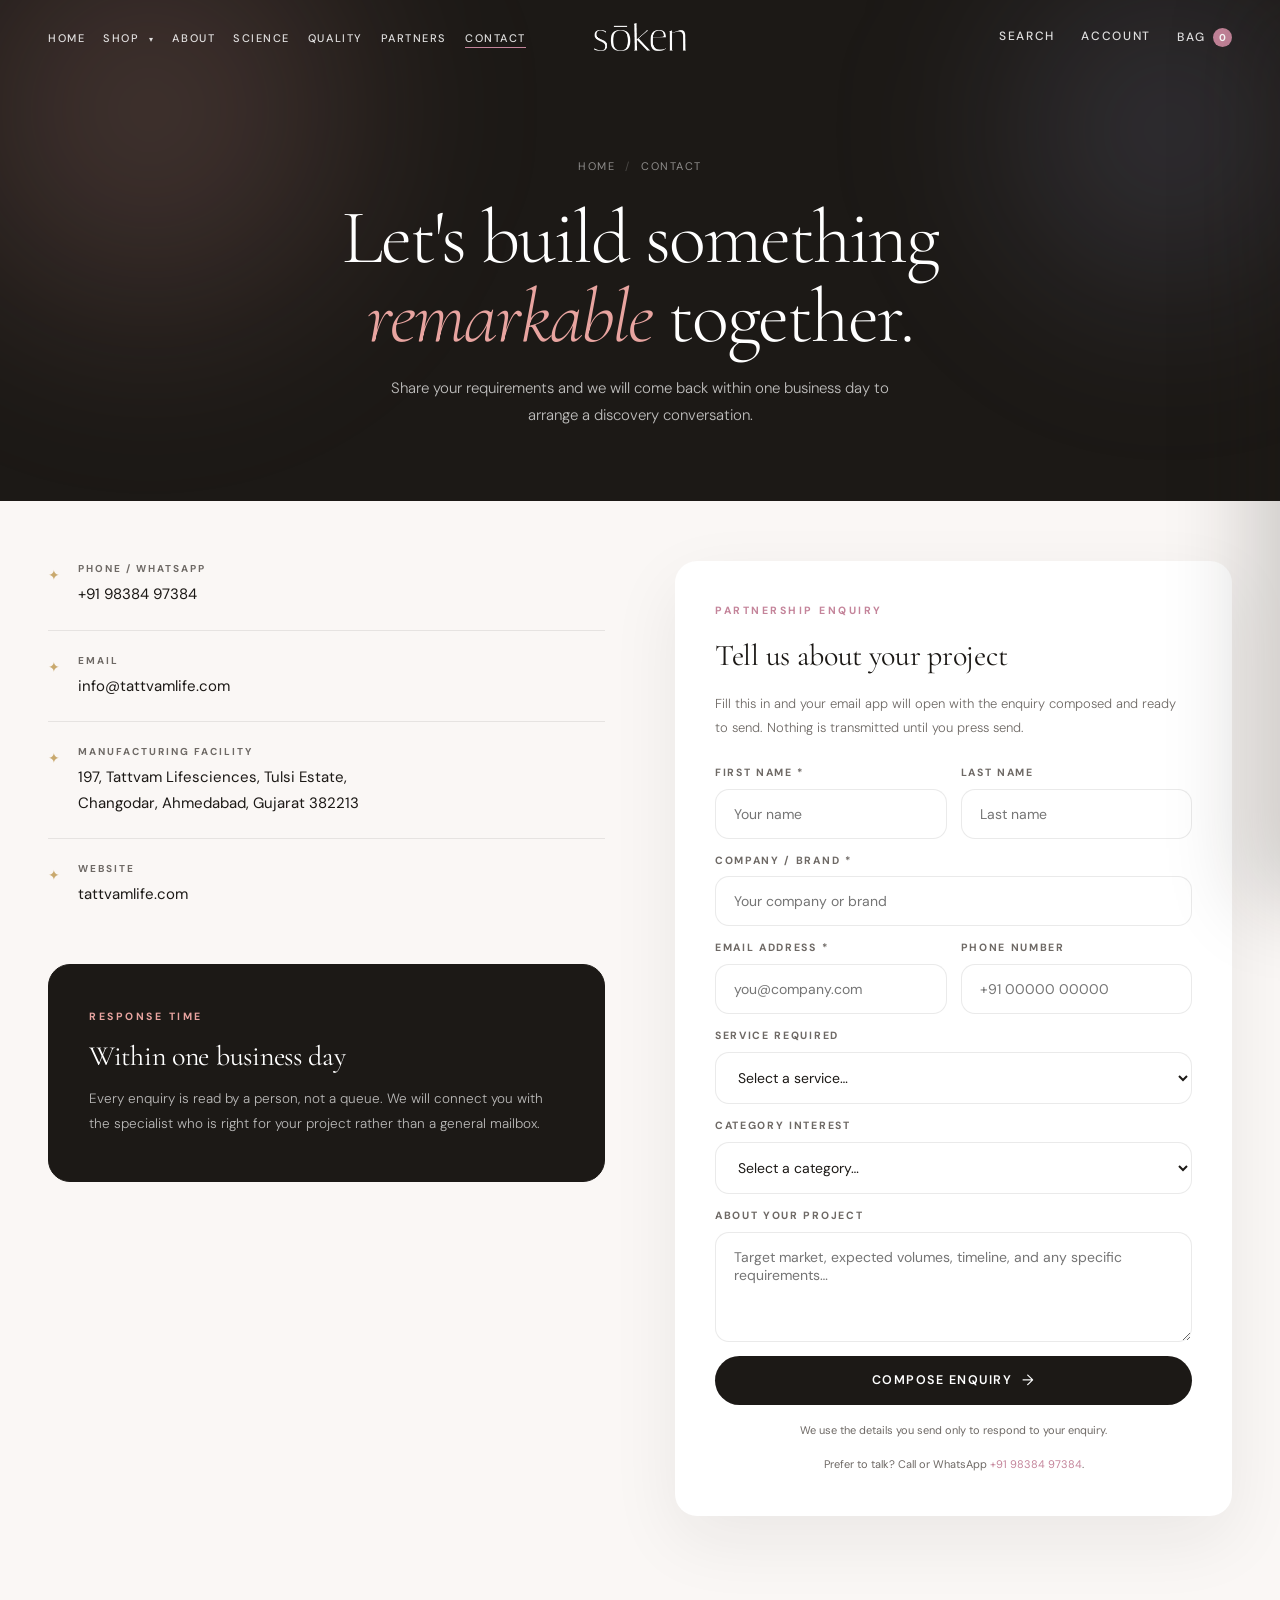
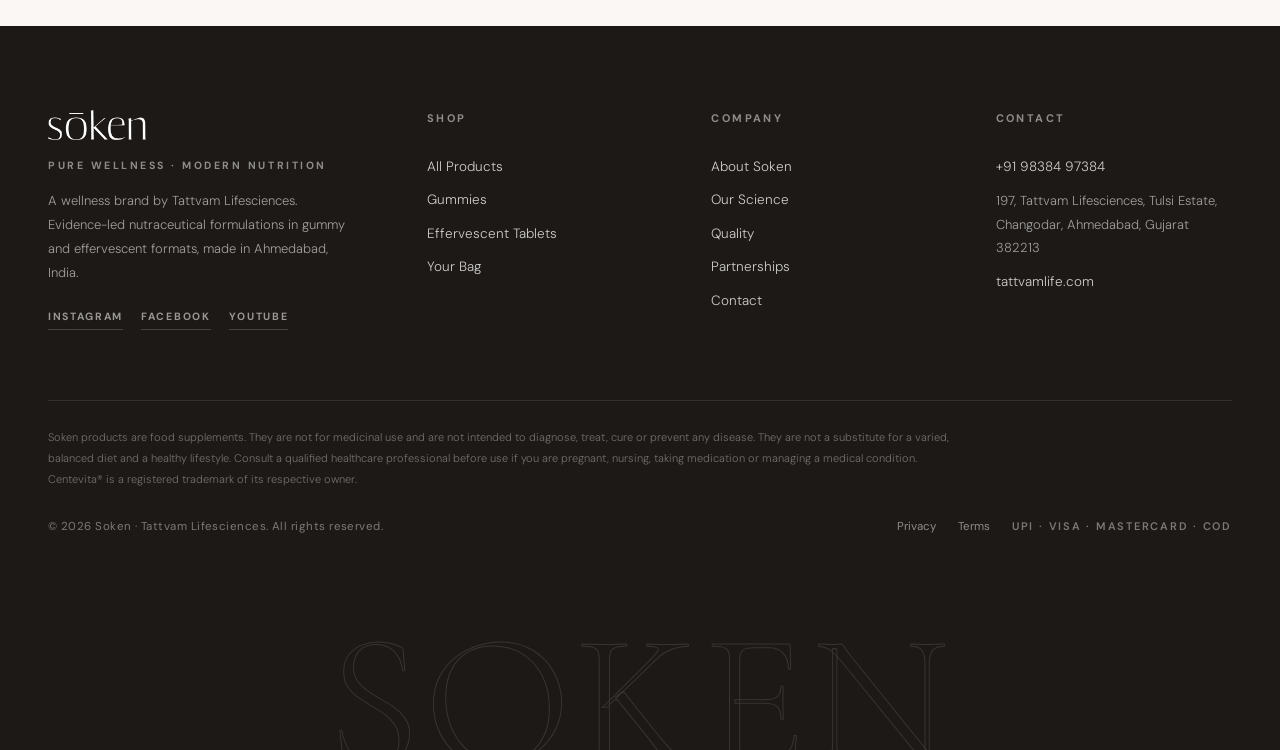
<file: contact.html>
<!DOCTYPE html>
<html lang="en">
<head>
<meta charset="utf-8">
<meta name="viewport" content="width=device-width,initial-scale=1">
<title>Contact — Soken</title>
<meta name="description" content="Contact Soken and Tattvam Lifesciences for private label, custom formulation and nutraceutical manufacturing enquiries. Ahmedabad, Gujarat, India.">
<link rel="icon" href="assets/logo.png">
<link rel="preconnect" href="https://fonts.googleapis.com">
<link rel="preconnect" href="https://fonts.gstatic.com" crossorigin>
<link href="https://fonts.googleapis.com/css2?family=Cormorant+Garamond:ital,wght@0,300;0,400;0,500;1,300;1,400&family=DM+Sans:opsz,wght@9..40,300;9..40,400;9..40,500;9..40,600;9..40,700&display=swap" rel="stylesheet">
<link rel="stylesheet" href="assets/css/style.css?v=11">
</head>
<body data-page="contact">

<header class="hdr lt" id="hdr">
  <button class="ham" id="ham" aria-label="Open menu" aria-expanded="false"><span></span><span></span><span></span></button>
  <ul class="hdr-links">
    <li><a href="index.html">Home</a></li>
    <li class="dd">
      <a href="shop.html">Shop <span class="crt">▾</span></a>
      <div class="dd-panel">
        <a href="shop.html"><span class="t">All Products</span><span class="s">The complete collection</span></a>
        <a href="shop.html?cat=gummies"><span class="t">Gummies</span><span class="s">Eye · Lung · Liver · Sleep</span></a>
        <a href="shop.html?cat=effervescent"><span class="t">Effervescent Tablets</span><span class="s">NAC · Glutathione · Biotin · Gut Health</span></a>
      </div>
    </li>
    <li><a href="about.html">About</a></li>
    <li><a href="science.html">Science</a></li>
    <li><a href="quality.html">Quality</a></li>
    <li><a href="partners.html">Partners</a></li>
    <li><a href="contact.html" class="on">Contact</a></li>
  </ul>
  <a href="index.html" class="hdr-logo" aria-label="Soken — home">
    <img src="assets/logo.png" alt="Soken" width="99" height="28">
  </a>
  <div class="hdr-actions">
    <a href="shop.html" class="hide-m">Search</a>
    <a href="#" class="hide-m" onclick="event.preventDefault();toast('Accounts coming soon')">Account</a>
    <button class="bag-btn" onclick="openDrawer()">Bag <span class="bag-n">0</span></button>
  </div>
</header>

<nav class="mnav" id="mnav" aria-label="Mobile">
  <a href="index.html">Home</a>
  <a href="shop.html">Shop All</a>
  <a href="shop.html?cat=gummies">Gummies</a>
  <a href="shop.html?cat=effervescent">Effervescent</a>
  <a href="about.html">About</a>
  <a href="science.html">Science</a>
  <a href="quality.html">Quality</a>
  <a href="partners.html">Partners</a>
  <a href="contact.html">Contact</a>
  <a href="cart.html">Your Bag</a>
  <span class="ey">By Tattvam Lifesciences</span>
</nav>

<main>

  <section class="phd">
    <div class="ct">
      <nav class="crumbs"><a href="index.html">Home</a><span>/</span>Contact</nav>
      <h1>Let's build something<br><em>remarkable</em> together.</h1>
      <p>Share your requirements and we will come back within one business day to arrange a discovery conversation.</p>
    </div>
  </section>

  <section class="sec" style="padding-top:60px">
    <div class="ct">
      <div class="split">

        <div class="rv">
          <div class="cd">
            <i>✦</i>
            <div>
              <div class="lbl">Phone / WhatsApp</div>
              <div class="val"><a href="tel:+919838497384">+91 98384 97384</a></div>
            </div>
          </div>
          <div class="cd">
            <i>✦</i>
            <div>
              <div class="lbl">Email</div>
              <div class="val"><a href="mailto:info@tattvamlife.com">info@tattvamlife.com</a></div>
            </div>
          </div>
          <div class="cd">
            <i>✦</i>
            <div>
              <div class="lbl">Manufacturing facility</div>
              <address class="val" style="font-style:normal">197, Tattvam Lifesciences, Tulsi Estate,<br>Changodar, Ahmedabad, Gujarat 382213</address>
            </div>
          </div>
          <div class="cd" style="border-bottom:none">
            <i>✦</i>
            <div>
              <div class="lbl">Website</div>
              <div class="val"><a href="https://tattvamlife.com" rel="noopener">tattvamlife.com</a></div>
            </div>
          </div>

          <article class="vm-card dark" style="margin-top:34px">
            <div class="lbl">Response time</div>
            <h3>Within one business day</h3>
            <p>Every enquiry is read by a person, not a queue. We will connect you with the specialist who is right for your project rather than a general mailbox.</p>
          </article>
        </div>

        <div class="form-wrap rv" data-d="2">
          <div class="cap">Partnership Enquiry</div>
          <h2>Tell us about your project</h2>
          <p class="intro">Fill this in and your email app will open with the enquiry composed and ready to send. Nothing is transmitted until you press send.</p>

          <form id="enquiry-form" novalidate>
            <div class="frow">
              <div class="fld">
                <label for="firstName">First name *</label>
                <input type="text" id="firstName" placeholder="Your name" autocomplete="given-name" required>
              </div>
              <div class="fld">
                <label for="lastName">Last name</label>
                <input type="text" id="lastName" placeholder="Last name" autocomplete="family-name">
              </div>
            </div>
            <div class="frow one">
              <div class="fld">
                <label for="company">Company / brand *</label>
                <input type="text" id="company" placeholder="Your company or brand" autocomplete="organization" required>
              </div>
            </div>
            <div class="frow">
              <div class="fld">
                <label for="email">Email address *</label>
                <input type="email" id="email" placeholder="you@company.com" autocomplete="email" required>
              </div>
              <div class="fld">
                <label for="phone">Phone number</label>
                <input type="tel" id="phone" placeholder="+91 00000 00000" autocomplete="tel">
              </div>
            </div>
            <div class="frow one">
              <div class="fld">
                <label for="service">Service required</label>
                <select id="service">
                  <option value="">Select a service…</option>
                  <option>Private label manufacturing</option>
                  <option>Custom formulation development</option>
                  <option>Product conceptualisation</option>
                  <option>Regulatory guidance</option>
                  <option>Export &amp; international supply</option>
                  <option>Packaging support</option>
                  <option>Other / general enquiry</option>
                </select>
              </div>
            </div>
            <div class="frow one">
              <div class="fld">
                <label for="category">Category interest</label>
                <select id="category">
                  <option value="">Select a category…</option>
                  <option>Eye care / vision wellness</option>
                  <option>Respiratory / lung health</option>
                  <option>Liver &amp; detox wellness</option>
                  <option>Sleep &amp; relaxation</option>
                  <option>Antioxidant / NAC</option>
                  <option>Gut health</option>
                  <option>Immunity support</option>
                  <option>Beauty nutrition</option>
                  <option>Women's wellness</option>
                  <option>Other / custom category</option>
                </select>
              </div>
            </div>
            <div class="frow one">
              <div class="fld">
                <label for="message">About your project</label>
                <textarea id="message" rows="4" placeholder="Target market, expected volumes, timeline, and any specific requirements…"></textarea>
              </div>
            </div>

            <button class="btn btn-ink btn-wide" type="submit">Compose Enquiry <span class="ar">→</span></button>

            <p class="form-foot">We use the details you send only to respond to your enquiry.</p>
            <p class="form-foot">Prefer to talk? Call or WhatsApp <a href="tel:+919838497384" style="color:var(--mauve)">+91 98384 97384</a>.</p>
          </form>
        </div>

      </div>
    </div>
  </section>

</main>

<footer class="ftr">
  <div class="ct">
    <div class="ftr-grid">
      <div class="ftr-brand">
        <img src="assets/logo.png" alt="Soken">
        <div class="ftr-tag">Pure Wellness · Modern Nutrition</div>
        <p>A wellness brand by Tattvam Lifesciences. Evidence-led nutraceutical formulations in gummy and effervescent formats, made in Ahmedabad, India.</p>
        <div class="ftr-soc">
          <a href="#" onclick="event.preventDefault();toast('Instagram coming soon')">Instagram</a>
          <a href="#" onclick="event.preventDefault();toast('Facebook coming soon')">Facebook</a>
          <a href="#" onclick="event.preventDefault();toast('YouTube coming soon')">YouTube</a>
        </div>
      </div>
      <div class="ftr-col">
        <h5>Shop</h5>
        <a href="shop.html">All Products</a>
        <a href="shop.html?cat=gummies">Gummies</a>
        <a href="shop.html?cat=effervescent">Effervescent Tablets</a>
        <a href="cart.html">Your Bag</a>
      </div>
      <div class="ftr-col">
        <h5>Company</h5>
        <a href="about.html">About Soken</a>
        <a href="science.html">Our Science</a>
        <a href="quality.html">Quality</a>
        <a href="partners.html">Partnerships</a>
        <a href="contact.html">Contact</a>
      </div>
      <div class="ftr-col">
        <h5>Contact</h5>
        <a href="tel:+919838497384">+91 98384 97384</a>
        <address class="ftr-addr">197, Tattvam Lifesciences, Tulsi Estate, Changodar, Ahmedabad, Gujarat 382213</address>
        <a href="https://tattvamlife.com" rel="noopener">tattvamlife.com</a>
      </div>
    </div>
    <div class="ftr-legal">
      <p>Soken products are food supplements. They are not for medicinal use and are not intended to diagnose, treat, cure or prevent any disease. They are not a substitute for a varied, balanced diet and a healthy lifestyle. Consult a qualified healthcare professional before use if you are pregnant, nursing, taking medication or managing a medical condition. Centevita® is a registered trademark of its respective owner.</p>
    </div>
    <div class="ftr-bot">
      <p>© 2026 Soken · Tattvam Lifesciences. All rights reserved.</p>
      <div class="ftr-bl">
        <a href="#" onclick="event.preventDefault();toast('Coming soon')">Privacy</a>
        <a href="#" onclick="event.preventDefault();toast('Coming soon')">Terms</a>
        <span class="ftr-pay">UPI · Visa · Mastercard · COD</span>
      </div>
    </div>
  </div>
  <div class="ftr-word" aria-hidden="true">SOKEN</div>
</footer>

<script src="assets/js/store.js?v=11"></script>
</body>
</html>
</file>
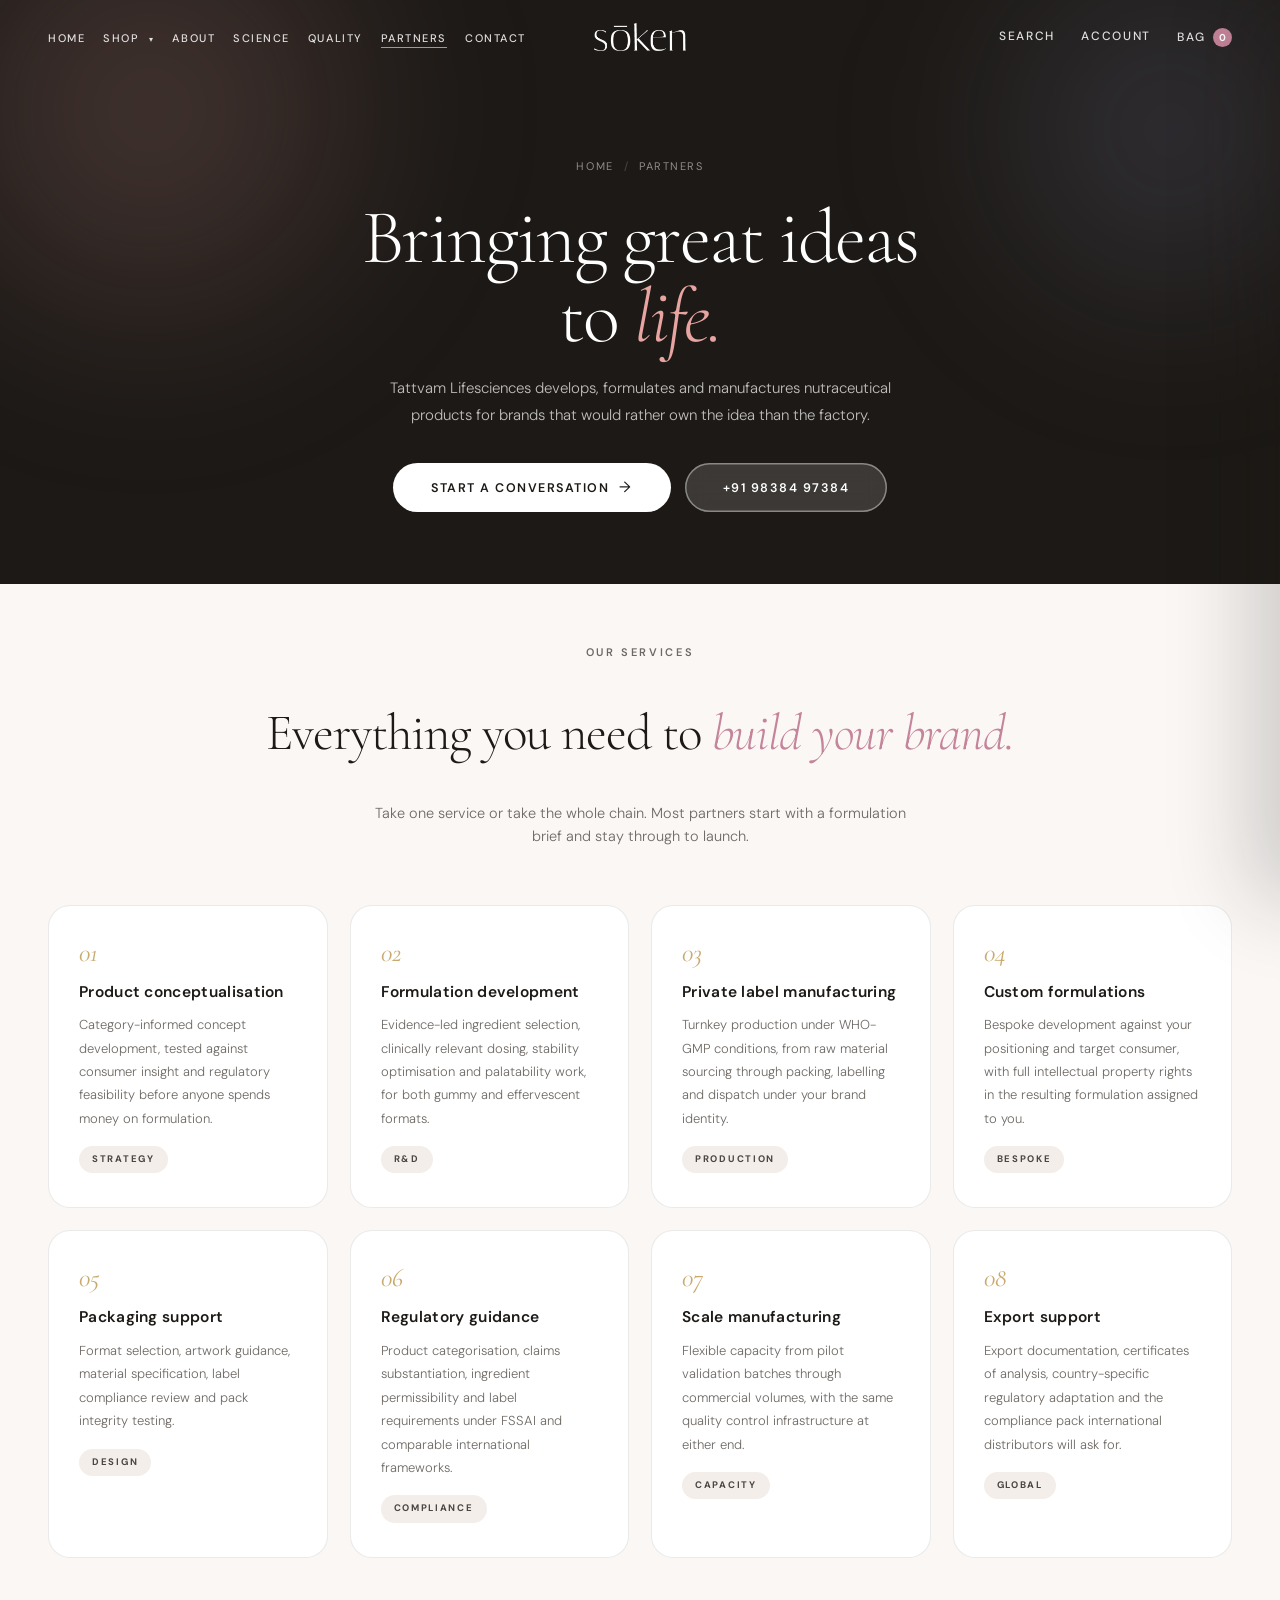
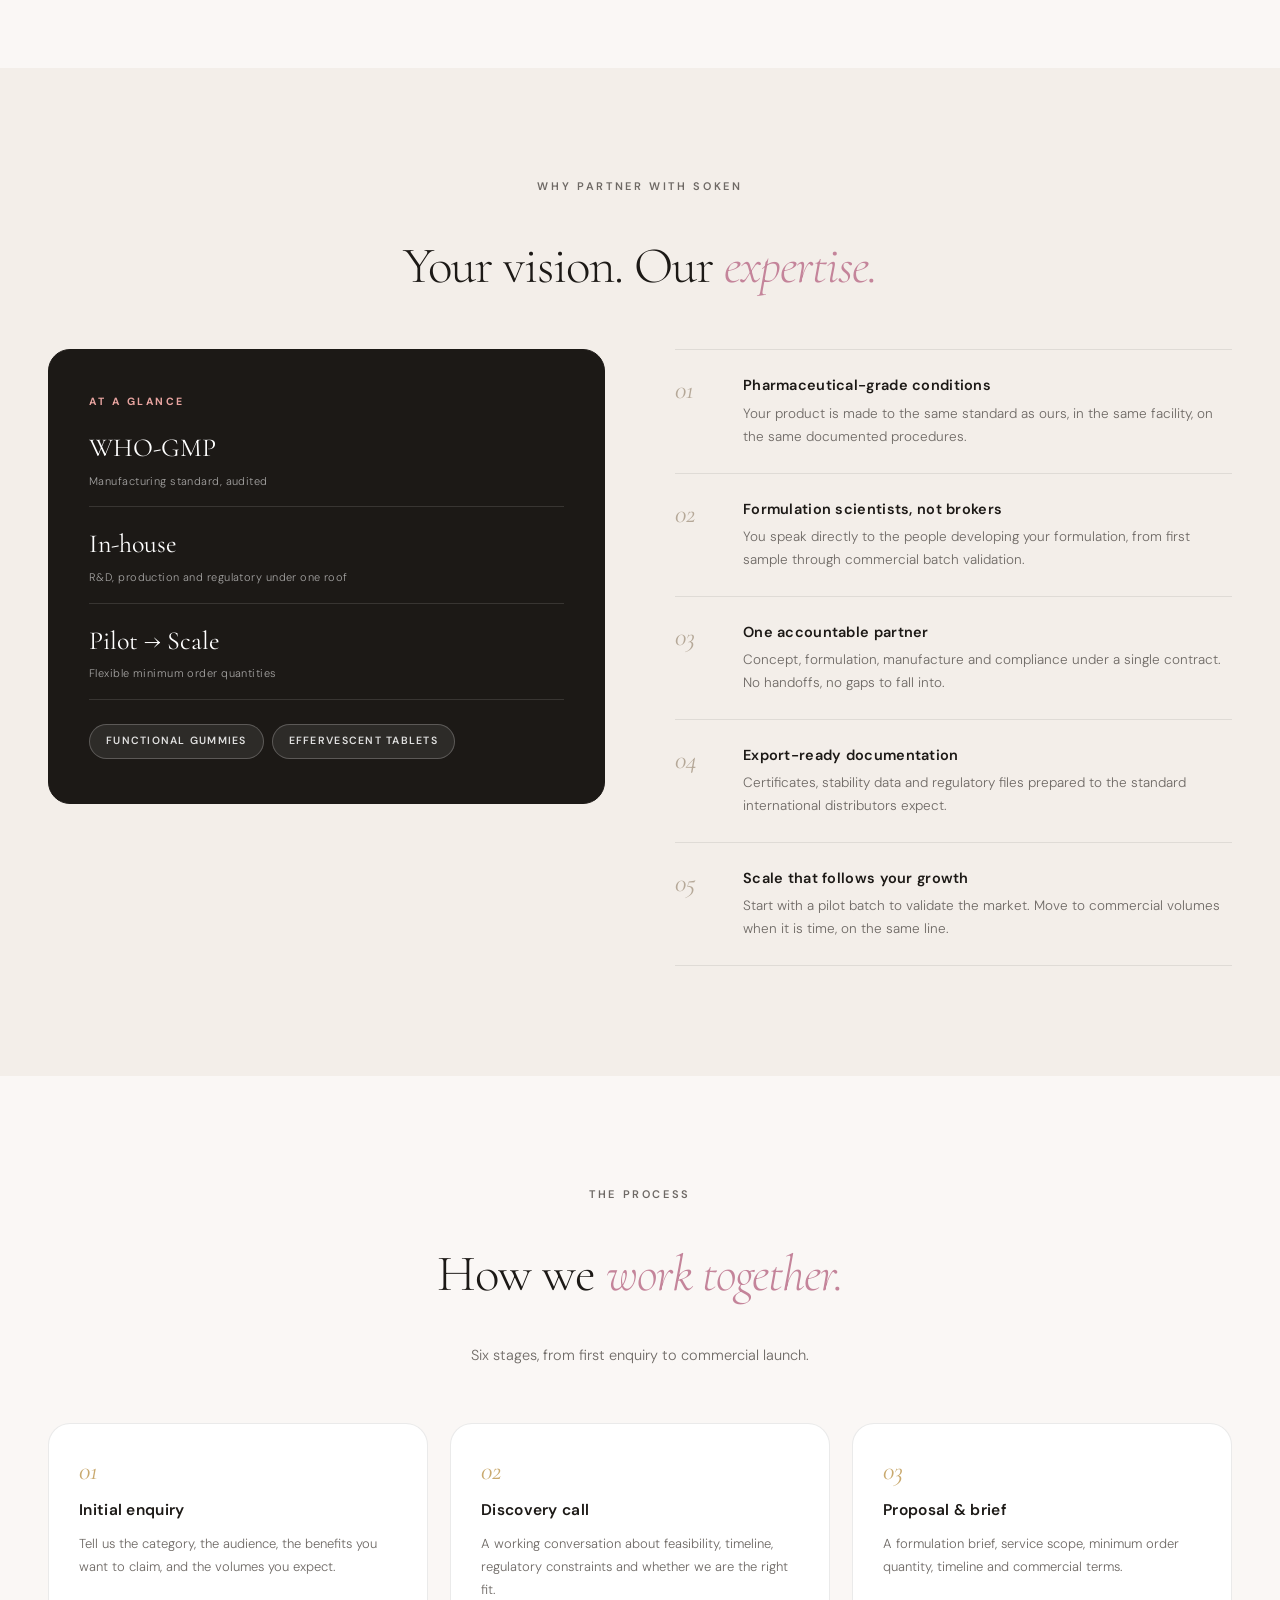
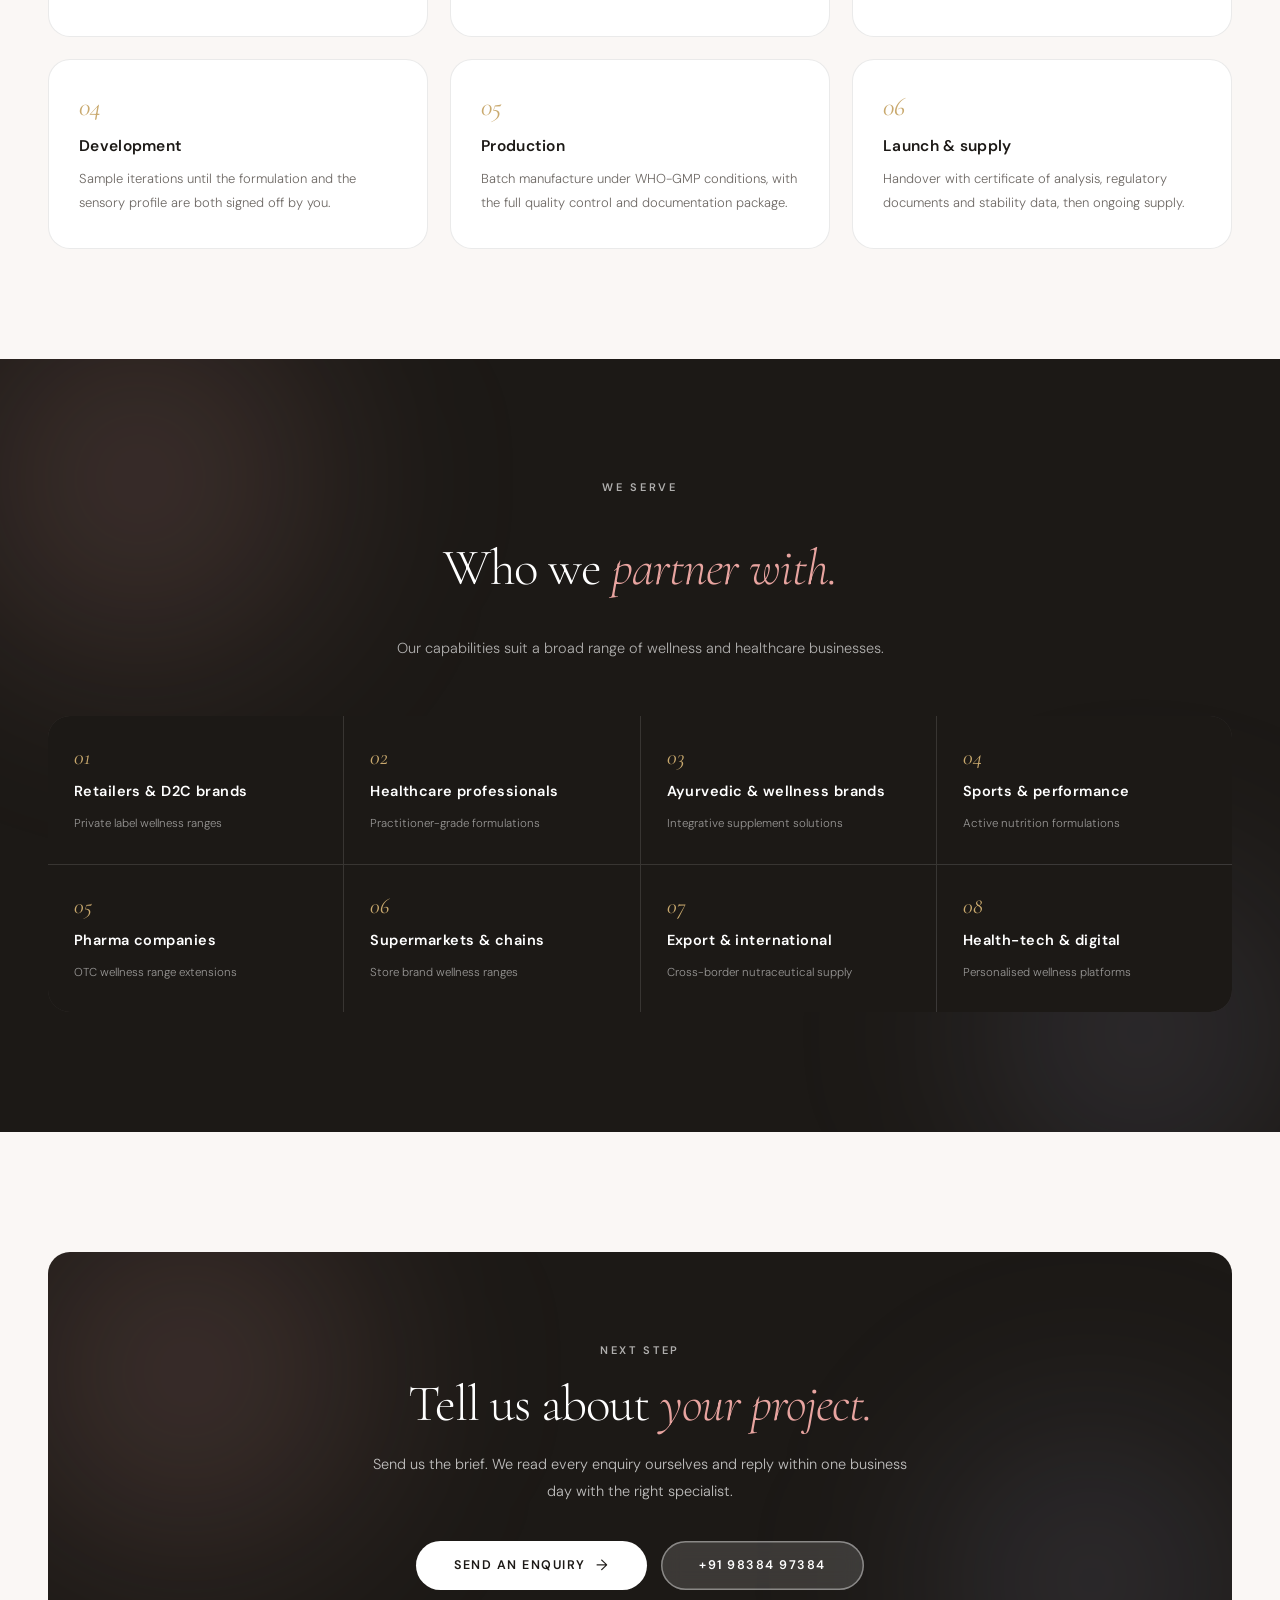
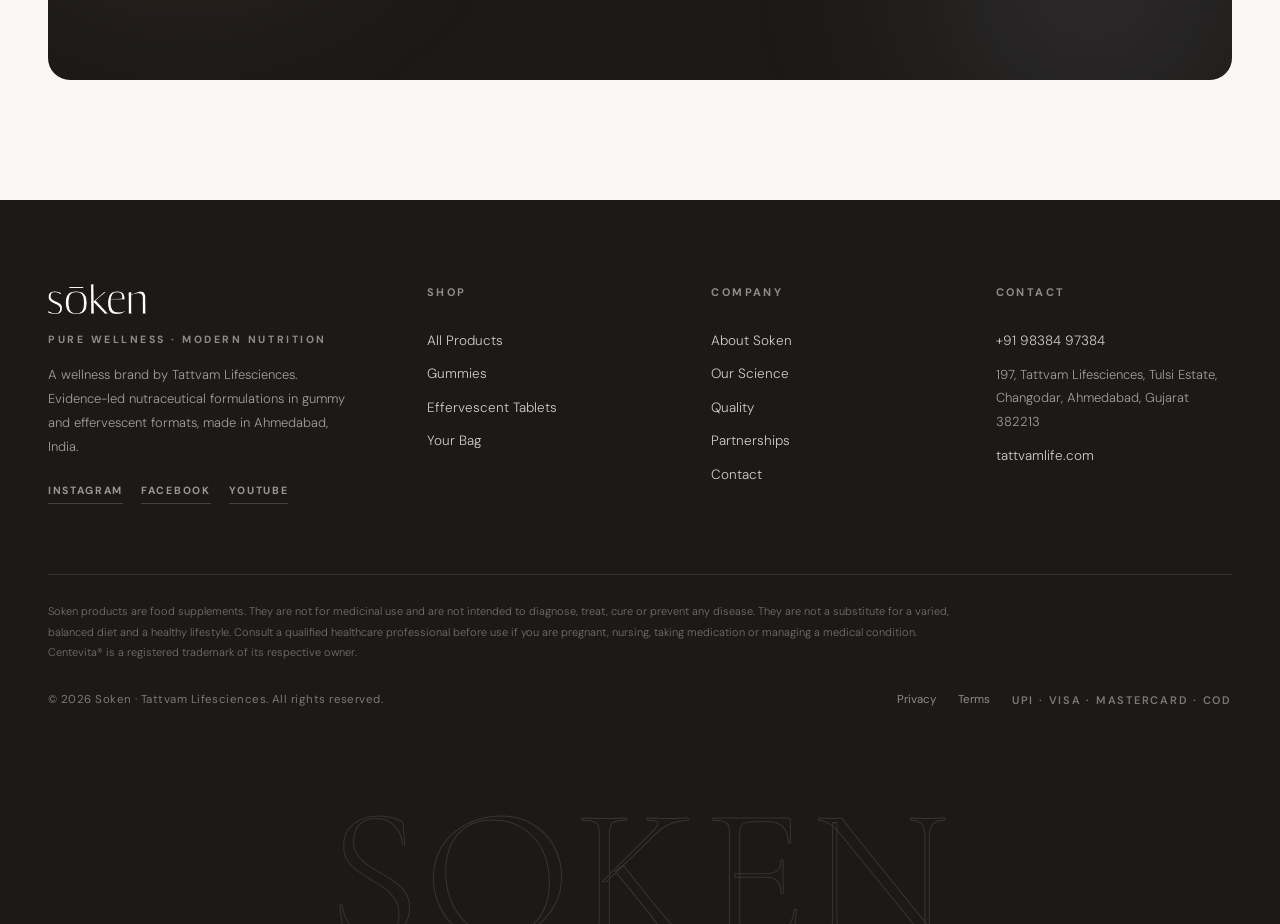
<file: partners.html>
<!DOCTYPE html>
<html lang="en">
<head>
<meta charset="utf-8">
<meta name="viewport" content="width=device-width,initial-scale=1">
<title>Partners — Soken</title>
<meta name="description" content="B2B nutraceutical partnerships with Tattvam Lifesciences: private label manufacturing, custom formulation, regulatory guidance, packaging and export support.">
<link rel="icon" href="assets/logo.png">
<link rel="preconnect" href="https://fonts.googleapis.com">
<link rel="preconnect" href="https://fonts.gstatic.com" crossorigin>
<link href="https://fonts.googleapis.com/css2?family=Cormorant+Garamond:ital,wght@0,300;0,400;0,500;1,300;1,400&family=DM+Sans:opsz,wght@9..40,300;9..40,400;9..40,500;9..40,600;9..40,700&display=swap" rel="stylesheet">
<link rel="stylesheet" href="assets/css/style.css?v=11">
</head>
<body data-page="partners">

<header class="hdr lt" id="hdr">
  <button class="ham" id="ham" aria-label="Open menu" aria-expanded="false"><span></span><span></span><span></span></button>
  <ul class="hdr-links">
    <li><a href="index.html">Home</a></li>
    <li class="dd">
      <a href="shop.html">Shop <span class="crt">▾</span></a>
      <div class="dd-panel">
        <a href="shop.html"><span class="t">All Products</span><span class="s">The complete collection</span></a>
        <a href="shop.html?cat=gummies"><span class="t">Gummies</span><span class="s">Eye · Lung · Liver · Sleep</span></a>
        <a href="shop.html?cat=effervescent"><span class="t">Effervescent Tablets</span><span class="s">NAC · Glutathione · Biotin · Gut Health</span></a>
      </div>
    </li>
    <li><a href="about.html">About</a></li>
    <li><a href="science.html">Science</a></li>
    <li><a href="quality.html">Quality</a></li>
    <li><a href="partners.html" class="on">Partners</a></li>
    <li><a href="contact.html">Contact</a></li>
  </ul>
  <a href="index.html" class="hdr-logo" aria-label="Soken — home">
    <img src="assets/logo.png" alt="Soken" width="99" height="28">
  </a>
  <div class="hdr-actions">
    <a href="shop.html" class="hide-m">Search</a>
    <a href="#" class="hide-m" onclick="event.preventDefault();toast('Accounts coming soon')">Account</a>
    <button class="bag-btn" onclick="openDrawer()">Bag <span class="bag-n">0</span></button>
  </div>
</header>

<nav class="mnav" id="mnav" aria-label="Mobile">
  <a href="index.html">Home</a>
  <a href="shop.html">Shop All</a>
  <a href="shop.html?cat=gummies">Gummies</a>
  <a href="shop.html?cat=effervescent">Effervescent</a>
  <a href="about.html">About</a>
  <a href="science.html">Science</a>
  <a href="quality.html">Quality</a>
  <a href="partners.html">Partners</a>
  <a href="contact.html">Contact</a>
  <a href="cart.html">Your Bag</a>
  <span class="ey">By Tattvam Lifesciences</span>
</nav>

<main>

  <section class="phd">
    <div class="ct">
      <nav class="crumbs"><a href="index.html">Home</a><span>/</span>Partners</nav>
      <h1>Bringing great ideas<br>to <em>life.</em></h1>
      <p>Tattvam Lifesciences develops, formulates and manufactures nutraceutical products for brands that would rather own the idea than the factory.</p>
      <div class="btn-row">
        <a href="contact.html" class="btn btn-lt">Start a Conversation <span class="ar">→</span></a>
        <a href="tel:+919838497384" class="btn btn-ghost">+91 98384 97384</a>
      </div>
    </div>
  </section>

  <!-- ===== SERVICES ===== -->
  <section class="sec" style="padding-top:60px">
    <div class="ct">
      <div class="sec-hd center rv">
        <span class="ey" style="margin-bottom:16px">Our Services</span>
        <h2>Everything you need to <em>build your brand.</em></h2>
        <p style="margin-top:14px;font-size:14.5px;font-weight:300;color:var(--ink-light);max-width:540px">Take one service or take the whole chain. Most partners start with a formulation brief and stay through to launch.</p>
      </div>
      <div class="g4">
        <article class="icard rv">
          <div class="n">01</div>
          <h3>Product conceptualisation</h3>
          <p>Category-informed concept development, tested against consumer insight and regulatory feasibility before anyone spends money on formulation.</p>
          <span class="tagx">Strategy</span>
        </article>
        <article class="icard rv" data-d="2">
          <div class="n">02</div>
          <h3>Formulation development</h3>
          <p>Evidence-led ingredient selection, clinically relevant dosing, stability optimisation and palatability work, for both gummy and effervescent formats.</p>
          <span class="tagx">R&amp;D</span>
        </article>
        <article class="icard rv" data-d="3">
          <div class="n">03</div>
          <h3>Private label manufacturing</h3>
          <p>Turnkey production under WHO-GMP conditions, from raw material sourcing through packing, labelling and dispatch under your brand identity.</p>
          <span class="tagx">Production</span>
        </article>
        <article class="icard rv" data-d="4">
          <div class="n">04</div>
          <h3>Custom formulations</h3>
          <p>Bespoke development against your positioning and target consumer, with full intellectual property rights in the resulting formulation assigned to you.</p>
          <span class="tagx">Bespoke</span>
        </article>
        <article class="icard rv">
          <div class="n">05</div>
          <h3>Packaging support</h3>
          <p>Format selection, artwork guidance, material specification, label compliance review and pack integrity testing.</p>
          <span class="tagx">Design</span>
        </article>
        <article class="icard rv" data-d="2">
          <div class="n">06</div>
          <h3>Regulatory guidance</h3>
          <p>Product categorisation, claims substantiation, ingredient permissibility and label requirements under FSSAI and comparable international frameworks.</p>
          <span class="tagx">Compliance</span>
        </article>
        <article class="icard rv" data-d="3">
          <div class="n">07</div>
          <h3>Scale manufacturing</h3>
          <p>Flexible capacity from pilot validation batches through commercial volumes, with the same quality control infrastructure at either end.</p>
          <span class="tagx">Capacity</span>
        </article>
        <article class="icard rv" data-d="4">
          <div class="n">08</div>
          <h3>Export support</h3>
          <p>Export documentation, certificates of analysis, country-specific regulatory adaptation and the compliance pack international distributors will ask for.</p>
          <span class="tagx">Global</span>
        </article>
      </div>
    </div>
  </section>

  <!-- ===== WHY PARTNER ===== -->
  <section class="sec sec-tint">
    <div class="ct">
      <div class="sec-hd center rv">
        <span class="ey" style="margin-bottom:16px">Why Partner With Soken</span>
        <h2>Your vision. Our <em>expertise.</em></h2>
      </div>
      <div class="split">
        <article class="vm-card dark rv">
          <div class="lbl">At a glance</div>
          <div class="vm-stat">
            <div class="n">WHO-GMP</div>
            <div class="l">Manufacturing standard, audited</div>
          </div>
          <div class="vm-stat">
            <div class="n">In-house</div>
            <div class="l">R&amp;D, production and regulatory under one roof</div>
          </div>
          <div class="vm-stat">
            <div class="n">Pilot → Scale</div>
            <div class="l">Flexible minimum order quantities</div>
          </div>
          <div class="chips">
            <span class="chip lt">Functional gummies</span>
            <span class="chip lt">Effervescent tablets</span>
          </div>
        </article>
        <div class="rit-steps rv" data-d="2" style="margin-top:0">
          <div class="rit-step">
            <div class="rs-n">01</div>
            <div class="rs-t"><h4>Pharmaceutical-grade conditions</h4><p>Your product is made to the same standard as ours, in the same facility, on the same documented procedures.</p></div>
          </div>
          <div class="rit-step">
            <div class="rs-n">02</div>
            <div class="rs-t"><h4>Formulation scientists, not brokers</h4><p>You speak directly to the people developing your formulation, from first sample through commercial batch validation.</p></div>
          </div>
          <div class="rit-step">
            <div class="rs-n">03</div>
            <div class="rs-t"><h4>One accountable partner</h4><p>Concept, formulation, manufacture and compliance under a single contract. No handoffs, no gaps to fall into.</p></div>
          </div>
          <div class="rit-step">
            <div class="rs-n">04</div>
            <div class="rs-t"><h4>Export-ready documentation</h4><p>Certificates, stability data and regulatory files prepared to the standard international distributors expect.</p></div>
          </div>
          <div class="rit-step">
            <div class="rs-n">05</div>
            <div class="rs-t"><h4>Scale that follows your growth</h4><p>Start with a pilot batch to validate the market. Move to commercial volumes when it is time, on the same line.</p></div>
          </div>
        </div>
      </div>
    </div>
  </section>

  <!-- ===== HOW IT WORKS ===== -->
  <section class="sec">
    <div class="ct">
      <div class="sec-hd center rv">
        <span class="ey" style="margin-bottom:16px">The Process</span>
        <h2>How we <em>work together.</em></h2>
        <p style="margin-top:14px;font-size:14.5px;font-weight:300;color:var(--ink-light);max-width:520px">Six stages, from first enquiry to commercial launch.</p>
      </div>
      <div class="g3">
        <article class="icard rv">
          <div class="n">01</div>
          <h3>Initial enquiry</h3>
          <p>Tell us the category, the audience, the benefits you want to claim, and the volumes you expect.</p>
        </article>
        <article class="icard rv" data-d="2">
          <div class="n">02</div>
          <h3>Discovery call</h3>
          <p>A working conversation about feasibility, timeline, regulatory constraints and whether we are the right fit.</p>
        </article>
        <article class="icard rv" data-d="3">
          <div class="n">03</div>
          <h3>Proposal &amp; brief</h3>
          <p>A formulation brief, service scope, minimum order quantity, timeline and commercial terms.</p>
        </article>
        <article class="icard rv">
          <div class="n">04</div>
          <h3>Development</h3>
          <p>Sample iterations until the formulation and the sensory profile are both signed off by you.</p>
        </article>
        <article class="icard rv" data-d="2">
          <div class="n">05</div>
          <h3>Production</h3>
          <p>Batch manufacture under WHO-GMP conditions, with the full quality control and documentation package.</p>
        </article>
        <article class="icard rv" data-d="3">
          <div class="n">06</div>
          <h3>Launch &amp; supply</h3>
          <p>Handover with certificate of analysis, regulatory documents and stability data, then ongoing supply.</p>
        </article>
      </div>
    </div>
  </section>

  <!-- ===== SECTORS ===== -->
  <section class="range">
    <div class="orb v-o1"></div>
    <div class="orb v-o2"></div>
    <div class="ct">
      <div class="sec-hd center rv">
        <span class="ey lt" style="margin-bottom:16px">We Serve</span>
        <h2>Who we <em>partner with.</em></h2>
        <p class="rng-lead">Our capabilities suit a broad range of wellness and healthcare businesses.</p>
      </div>
      <div class="rng-grid rv" data-d="2">
        <div class="rng-i"><span class="rng-n">01</span><span class="rng-name">Retailers &amp; D2C brands</span><span class="rng-d">Private label wellness ranges</span></div>
        <div class="rng-i"><span class="rng-n">02</span><span class="rng-name">Healthcare professionals</span><span class="rng-d">Practitioner-grade formulations</span></div>
        <div class="rng-i"><span class="rng-n">03</span><span class="rng-name">Ayurvedic &amp; wellness brands</span><span class="rng-d">Integrative supplement solutions</span></div>
        <div class="rng-i"><span class="rng-n">04</span><span class="rng-name">Sports &amp; performance</span><span class="rng-d">Active nutrition formulations</span></div>
        <div class="rng-i"><span class="rng-n">05</span><span class="rng-name">Pharma companies</span><span class="rng-d">OTC wellness range extensions</span></div>
        <div class="rng-i"><span class="rng-n">06</span><span class="rng-name">Supermarkets &amp; chains</span><span class="rng-d">Store brand wellness ranges</span></div>
        <div class="rng-i"><span class="rng-n">07</span><span class="rng-name">Export &amp; international</span><span class="rng-d">Cross-border nutraceutical supply</span></div>
        <div class="rng-i"><span class="rng-n">08</span><span class="rng-name">Health-tech &amp; digital</span><span class="rng-d">Personalised wellness platforms</span></div>
      </div>
    </div>
  </section>

  <!-- ===== CTA ===== -->
  <section class="ctab" style="padding-top:120px">
    <div class="ct">
      <div class="ctab-card rv">
        <div class="orb v-o1"></div>
        <div class="orb v-o2"></div>
        <span class="ey lt">Next Step</span>
        <h2>Tell us about <em>your project.</em></h2>
        <p>Send us the brief. We read every enquiry ourselves and reply within one business day with the right specialist.</p>
        <div class="btn-row">
          <a class="btn btn-lt" href="contact.html">Send an Enquiry <span class="ar">→</span></a>
          <a class="btn btn-ghost" href="tel:+919838497384">+91 98384 97384</a>
        </div>
      </div>
    </div>
  </section>

</main>

<footer class="ftr">
  <div class="ct">
    <div class="ftr-grid">
      <div class="ftr-brand">
        <img src="assets/logo.png" alt="Soken">
        <div class="ftr-tag">Pure Wellness · Modern Nutrition</div>
        <p>A wellness brand by Tattvam Lifesciences. Evidence-led nutraceutical formulations in gummy and effervescent formats, made in Ahmedabad, India.</p>
        <div class="ftr-soc">
          <a href="#" onclick="event.preventDefault();toast('Instagram coming soon')">Instagram</a>
          <a href="#" onclick="event.preventDefault();toast('Facebook coming soon')">Facebook</a>
          <a href="#" onclick="event.preventDefault();toast('YouTube coming soon')">YouTube</a>
        </div>
      </div>
      <div class="ftr-col">
        <h5>Shop</h5>
        <a href="shop.html">All Products</a>
        <a href="shop.html?cat=gummies">Gummies</a>
        <a href="shop.html?cat=effervescent">Effervescent Tablets</a>
        <a href="cart.html">Your Bag</a>
      </div>
      <div class="ftr-col">
        <h5>Company</h5>
        <a href="about.html">About Soken</a>
        <a href="science.html">Our Science</a>
        <a href="quality.html">Quality</a>
        <a href="partners.html">Partnerships</a>
        <a href="contact.html">Contact</a>
      </div>
      <div class="ftr-col">
        <h5>Contact</h5>
        <a href="tel:+919838497384">+91 98384 97384</a>
        <address class="ftr-addr">197, Tattvam Lifesciences, Tulsi Estate, Changodar, Ahmedabad, Gujarat 382213</address>
        <a href="https://tattvamlife.com" rel="noopener">tattvamlife.com</a>
      </div>
    </div>
    <div class="ftr-legal">
      <p>Soken products are food supplements. They are not for medicinal use and are not intended to diagnose, treat, cure or prevent any disease. They are not a substitute for a varied, balanced diet and a healthy lifestyle. Consult a qualified healthcare professional before use if you are pregnant, nursing, taking medication or managing a medical condition. Centevita® is a registered trademark of its respective owner.</p>
    </div>
    <div class="ftr-bot">
      <p>© 2026 Soken · Tattvam Lifesciences. All rights reserved.</p>
      <div class="ftr-bl">
        <a href="#" onclick="event.preventDefault();toast('Coming soon')">Privacy</a>
        <a href="#" onclick="event.preventDefault();toast('Coming soon')">Terms</a>
        <span class="ftr-pay">UPI · Visa · Mastercard · COD</span>
      </div>
    </div>
  </div>
  <div class="ftr-word" aria-hidden="true">SOKEN</div>
</footer>

<script src="assets/js/store.js?v=11"></script>
</body>
</html>
</file>
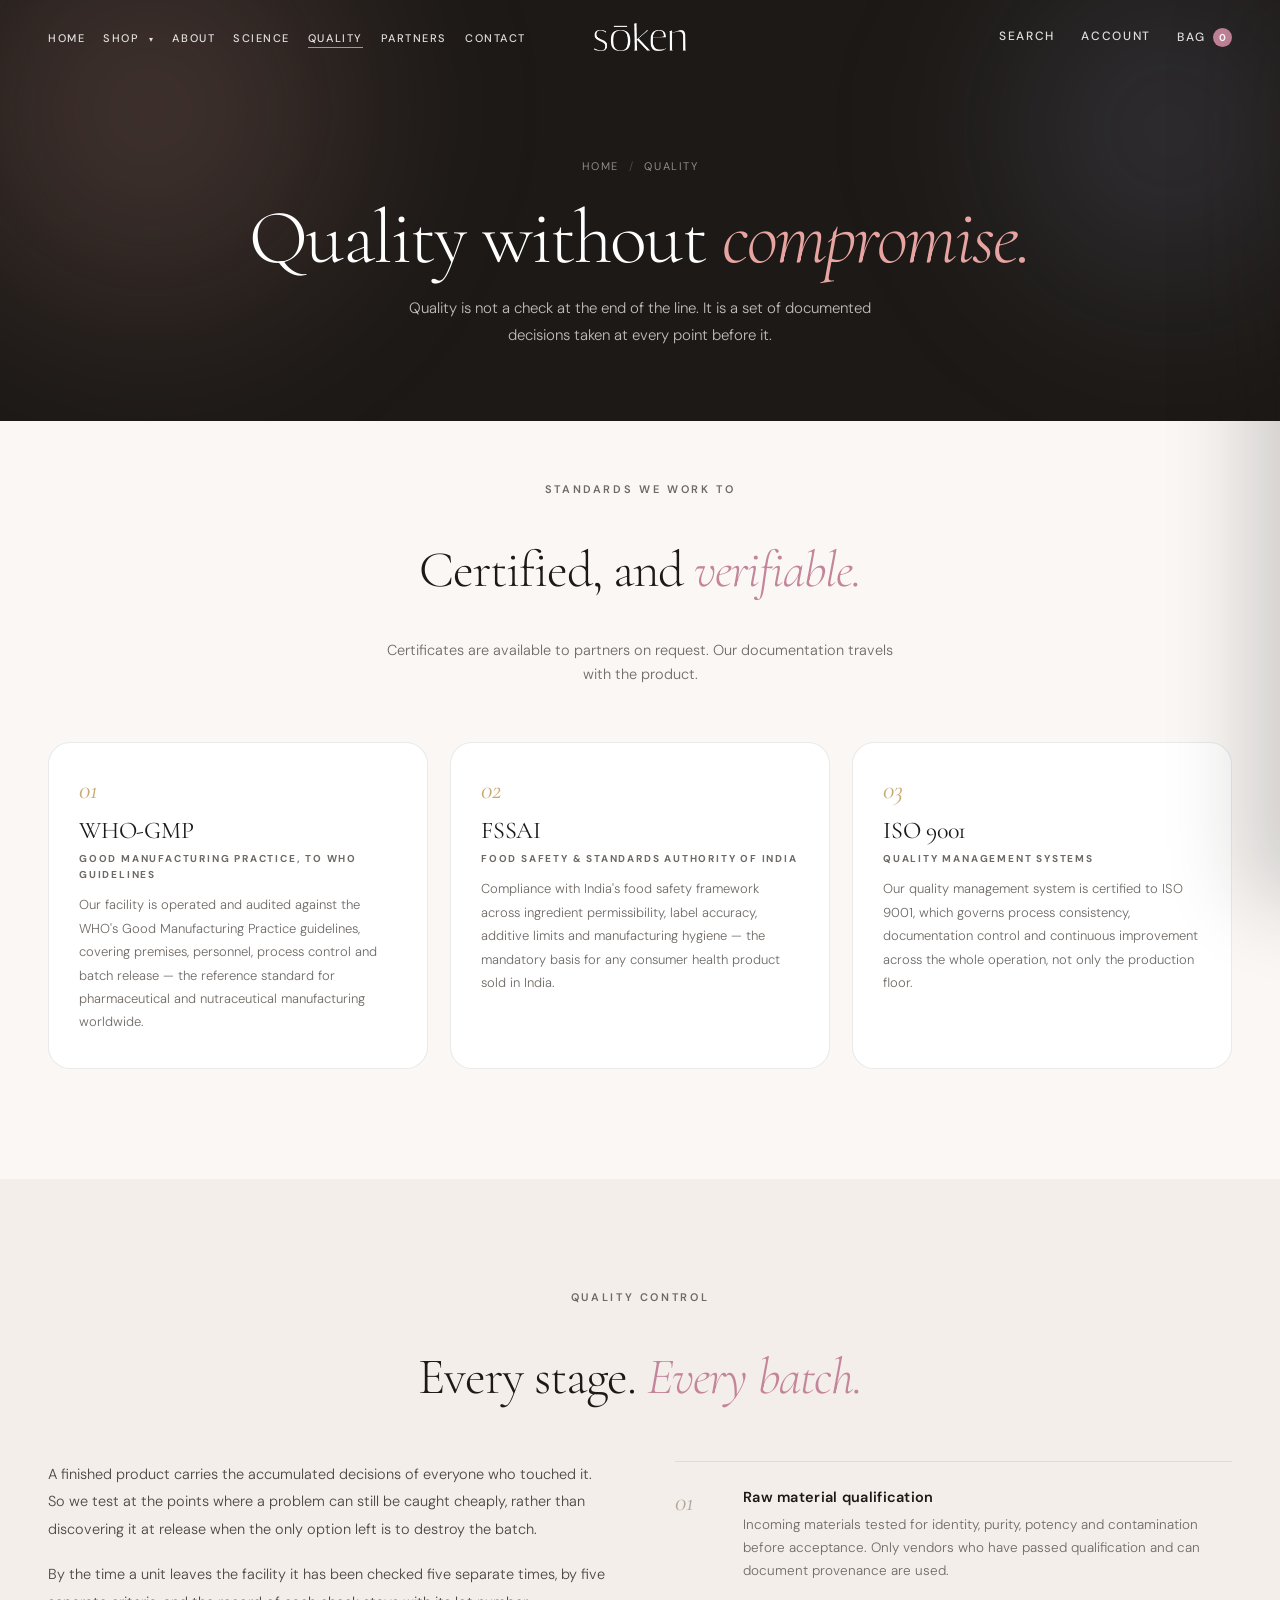
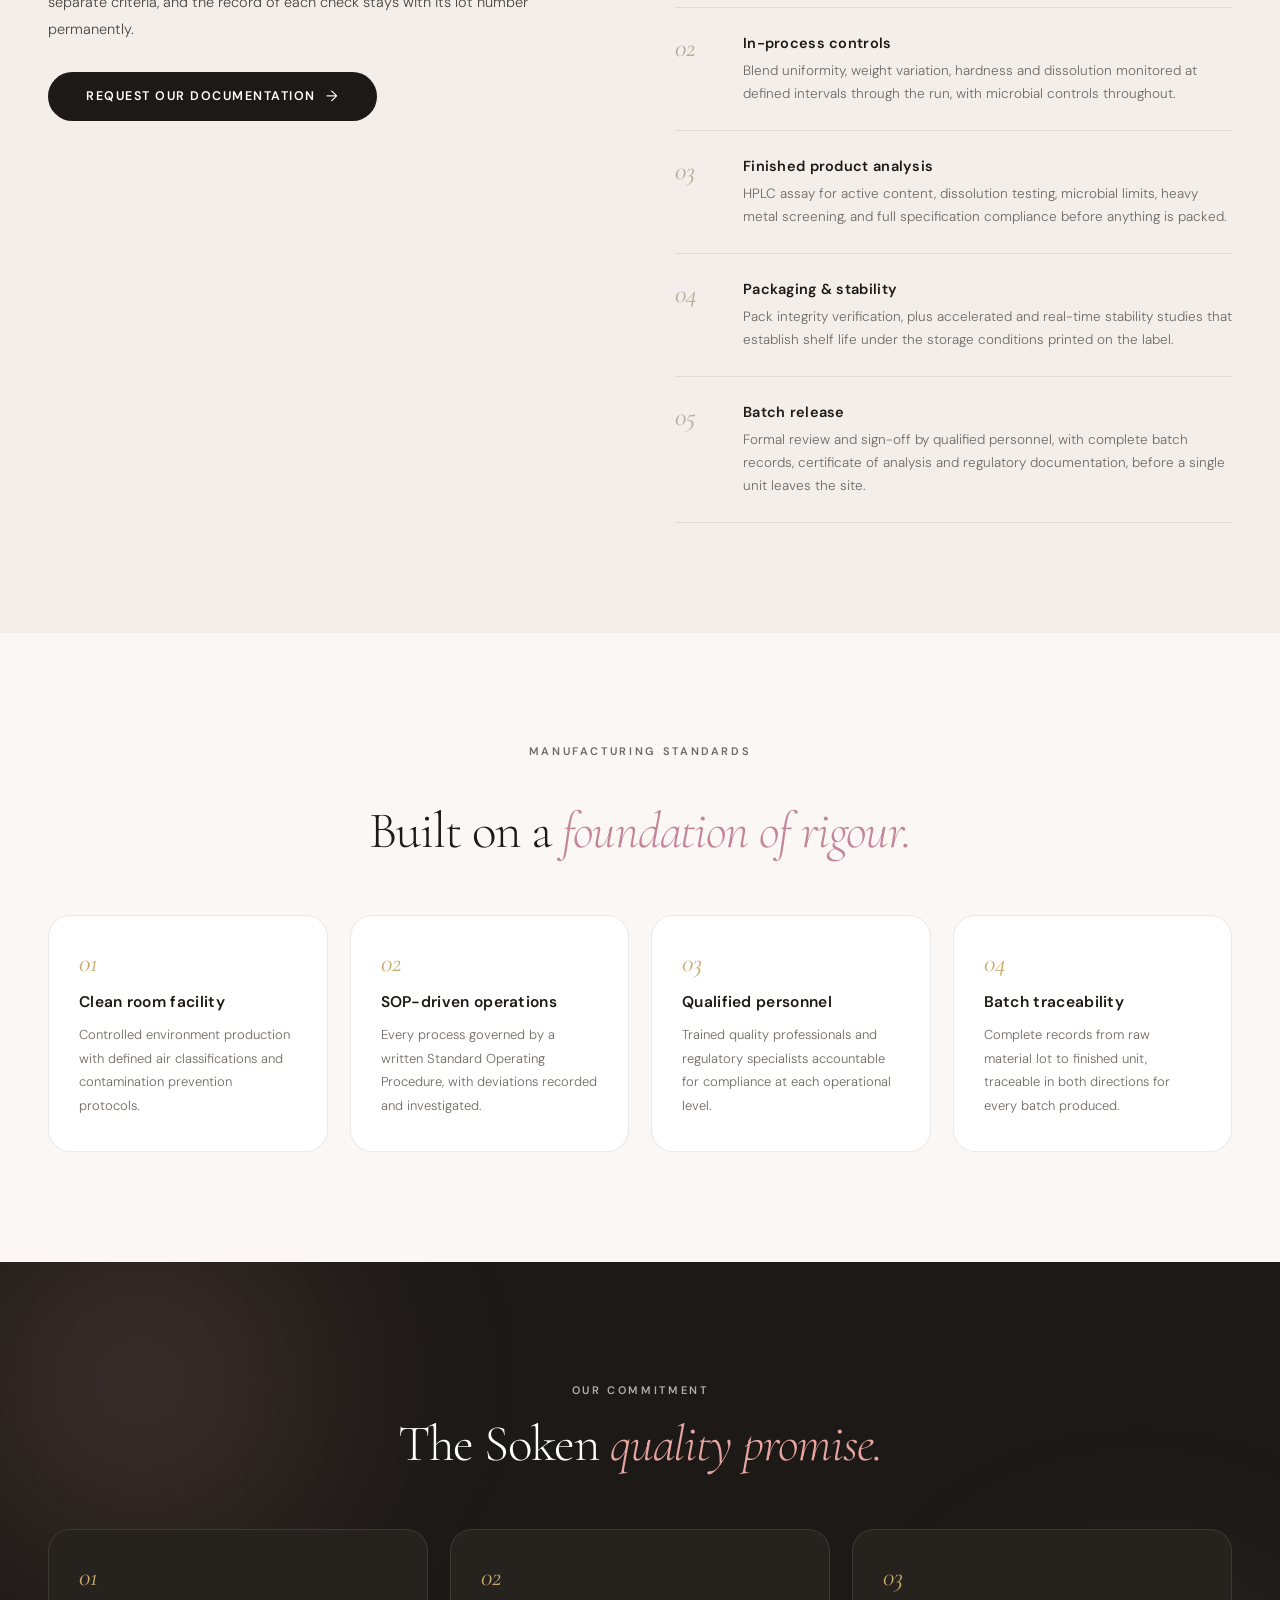
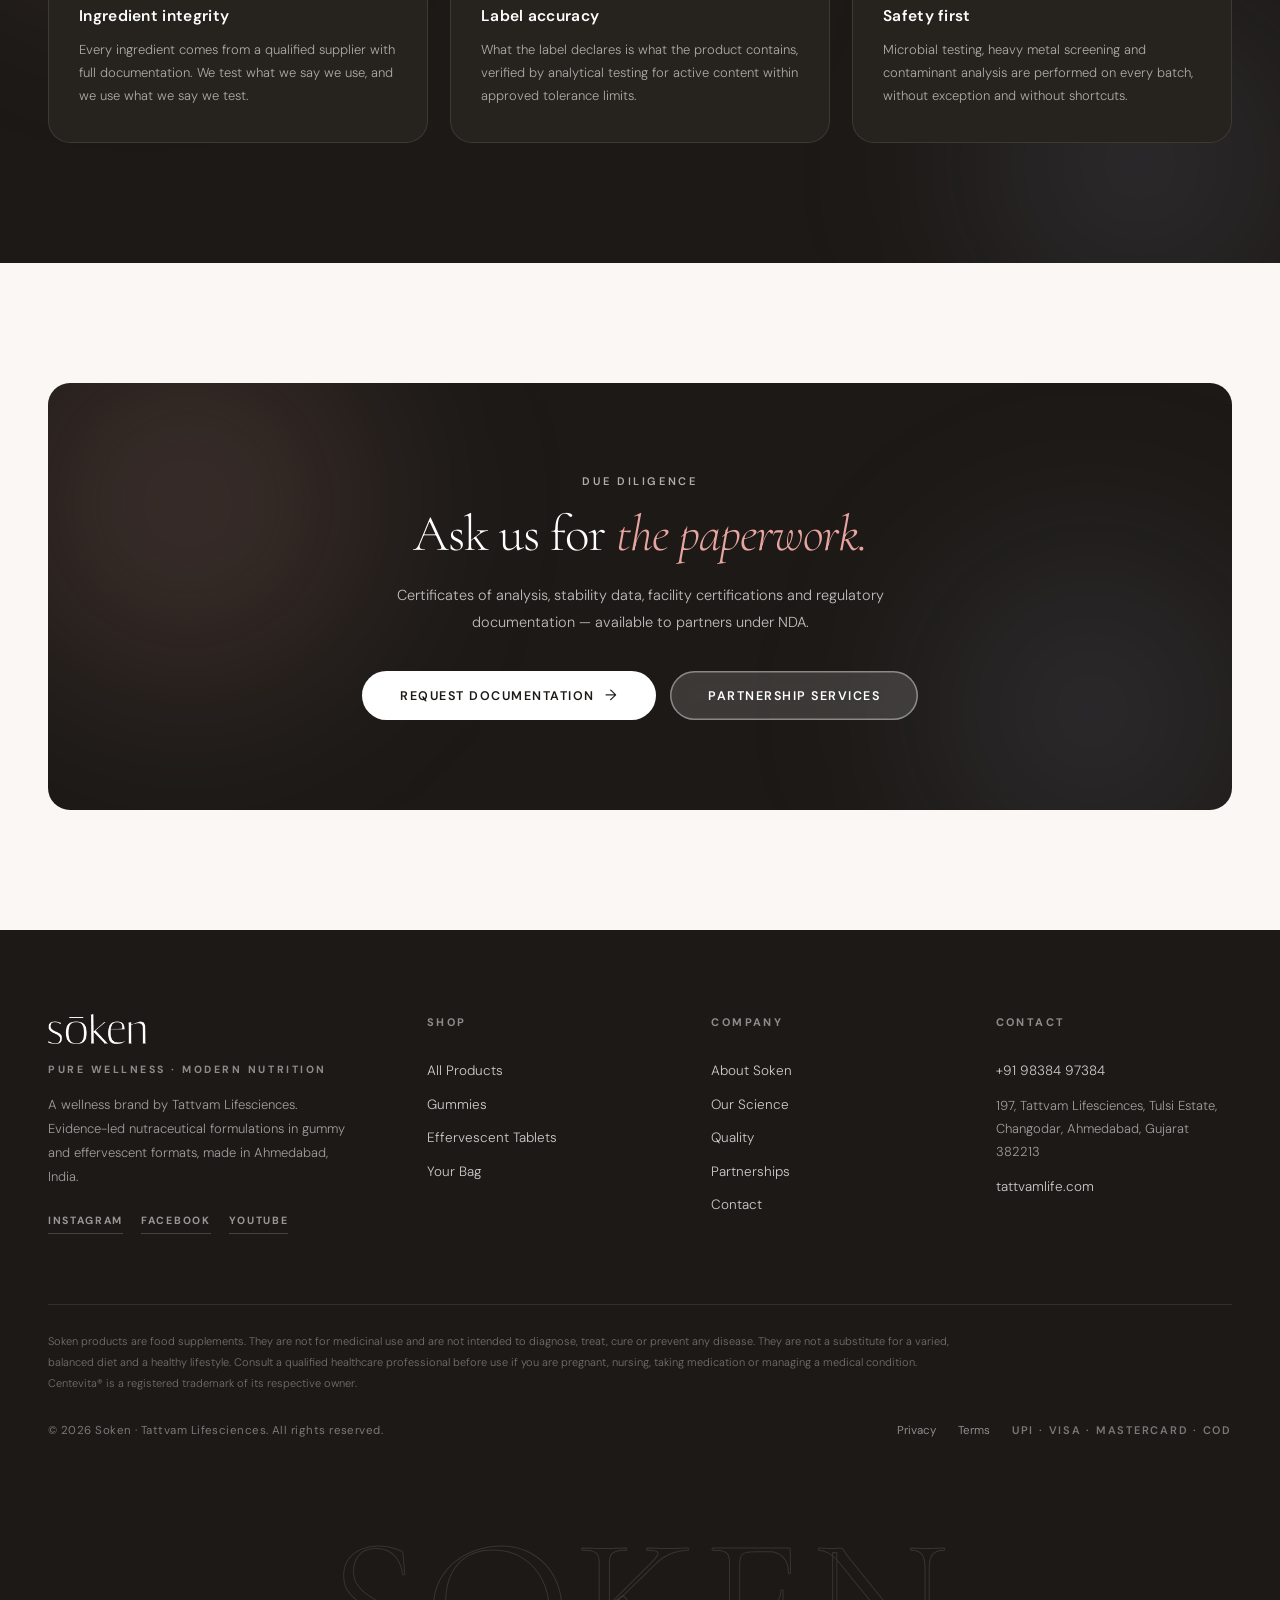
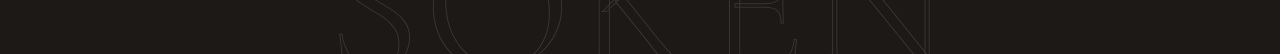
<file: quality.html>
<!DOCTYPE html>
<html lang="en">
<head>
<meta charset="utf-8">
<meta name="viewport" content="width=device-width,initial-scale=1">
<title>Quality — Soken</title>
<meta name="description" content="Soken quality systems: WHO-GMP manufacturing, FSSAI compliance, ISO-certified quality management, and a five-stage quality control process on every batch.">
<link rel="icon" href="assets/logo.png">
<link rel="preconnect" href="https://fonts.googleapis.com">
<link rel="preconnect" href="https://fonts.gstatic.com" crossorigin>
<link href="https://fonts.googleapis.com/css2?family=Cormorant+Garamond:ital,wght@0,300;0,400;0,500;1,300;1,400&family=DM+Sans:opsz,wght@9..40,300;9..40,400;9..40,500;9..40,600;9..40,700&display=swap" rel="stylesheet">
<link rel="stylesheet" href="assets/css/style.css?v=11">
</head>
<body data-page="quality">

<header class="hdr lt" id="hdr">
  <button class="ham" id="ham" aria-label="Open menu" aria-expanded="false"><span></span><span></span><span></span></button>
  <ul class="hdr-links">
    <li><a href="index.html">Home</a></li>
    <li class="dd">
      <a href="shop.html">Shop <span class="crt">▾</span></a>
      <div class="dd-panel">
        <a href="shop.html"><span class="t">All Products</span><span class="s">The complete collection</span></a>
        <a href="shop.html?cat=gummies"><span class="t">Gummies</span><span class="s">Eye · Lung · Liver · Sleep</span></a>
        <a href="shop.html?cat=effervescent"><span class="t">Effervescent Tablets</span><span class="s">NAC · Glutathione · Biotin · Gut Health</span></a>
      </div>
    </li>
    <li><a href="about.html">About</a></li>
    <li><a href="science.html">Science</a></li>
    <li><a href="quality.html" class="on">Quality</a></li>
    <li><a href="partners.html">Partners</a></li>
    <li><a href="contact.html">Contact</a></li>
  </ul>
  <a href="index.html" class="hdr-logo" aria-label="Soken — home">
    <img src="assets/logo.png" alt="Soken" width="99" height="28">
  </a>
  <div class="hdr-actions">
    <a href="shop.html" class="hide-m">Search</a>
    <a href="#" class="hide-m" onclick="event.preventDefault();toast('Accounts coming soon')">Account</a>
    <button class="bag-btn" onclick="openDrawer()">Bag <span class="bag-n">0</span></button>
  </div>
</header>

<nav class="mnav" id="mnav" aria-label="Mobile">
  <a href="index.html">Home</a>
  <a href="shop.html">Shop All</a>
  <a href="shop.html?cat=gummies">Gummies</a>
  <a href="shop.html?cat=effervescent">Effervescent</a>
  <a href="about.html">About</a>
  <a href="science.html">Science</a>
  <a href="quality.html">Quality</a>
  <a href="partners.html">Partners</a>
  <a href="contact.html">Contact</a>
  <a href="cart.html">Your Bag</a>
  <span class="ey">By Tattvam Lifesciences</span>
</nav>

<main>

  <section class="phd">
    <div class="ct">
      <nav class="crumbs"><a href="index.html">Home</a><span>/</span>Quality</nav>
      <h1>Quality without <em>compromise.</em></h1>
      <p>Quality is not a check at the end of the line. It is a set of documented decisions taken at every point before it.</p>
    </div>
  </section>

  <!-- ===== CERTIFICATIONS ===== -->
  <section class="sec" style="padding-top:60px">
    <div class="ct">
      <div class="sec-hd center rv">
        <span class="ey" style="margin-bottom:16px">Standards We Work To</span>
        <h2>Certified, and <em>verifiable.</em></h2>
        <p style="margin-top:14px;font-size:14.5px;font-weight:300;color:var(--ink-light);max-width:520px">Certificates are available to partners on request. Our documentation travels with the product.</p>
      </div>
      <div class="g3">
        <article class="icard rv">
          <div class="n">01</div>
          <div class="big-t">WHO-GMP</div>
          <div class="cls">Good Manufacturing Practice, to WHO guidelines</div>
          <p>Our facility is operated and audited against the WHO's Good Manufacturing Practice guidelines, covering premises, personnel, process control and batch release — the reference standard for pharmaceutical and nutraceutical manufacturing worldwide.</p>
        </article>
        <article class="icard rv" data-d="2">
          <div class="n">02</div>
          <div class="big-t">FSSAI</div>
          <div class="cls">Food Safety &amp; Standards Authority of India</div>
          <p>Compliance with India's food safety framework across ingredient permissibility, label accuracy, additive limits and manufacturing hygiene — the mandatory basis for any consumer health product sold in India.</p>
        </article>
        <article class="icard rv" data-d="3">
          <div class="n">03</div>
          <div class="big-t">ISO 9001</div>
          <div class="cls">Quality Management Systems</div>
          <p>Our quality management system is certified to ISO 9001, which governs process consistency, documentation control and continuous improvement across the whole operation, not only the production floor.</p>
        </article>
      </div>
    </div>
  </section>

  <!-- ===== QC PROCESS ===== -->
  <section class="sec sec-tint">
    <div class="ct">
      <div class="sec-hd center rv">
        <span class="ey" style="margin-bottom:16px">Quality Control</span>
        <h2>Every stage. <em>Every batch.</em></h2>
      </div>
      <div class="split">
        <div class="rv">
          <div class="prose">
            <p>A finished product carries the accumulated decisions of everyone who touched it. So we test at the points where a problem can still be caught cheaply, rather than discovering it at release when the only option left is to destroy the batch.</p>
            <p>By the time a unit leaves the facility it has been checked five separate times, by five separate criteria, and the record of each check stays with its lot number permanently.</p>
          </div>
          <div style="margin-top:28px">
            <a href="contact.html" class="btn btn-ink">Request Our Documentation <span class="ar">→</span></a>
          </div>
        </div>
        <div class="rit-steps rv" data-d="2" style="margin-top:0">
          <div class="rit-step">
            <div class="rs-n">01</div>
            <div class="rs-t"><h4>Raw material qualification</h4><p>Incoming materials tested for identity, purity, potency and contamination before acceptance. Only vendors who have passed qualification and can document provenance are used.</p></div>
          </div>
          <div class="rit-step">
            <div class="rs-n">02</div>
            <div class="rs-t"><h4>In-process controls</h4><p>Blend uniformity, weight variation, hardness and dissolution monitored at defined intervals through the run, with microbial controls throughout.</p></div>
          </div>
          <div class="rit-step">
            <div class="rs-n">03</div>
            <div class="rs-t"><h4>Finished product analysis</h4><p>HPLC assay for active content, dissolution testing, microbial limits, heavy metal screening, and full specification compliance before anything is packed.</p></div>
          </div>
          <div class="rit-step">
            <div class="rs-n">04</div>
            <div class="rs-t"><h4>Packaging &amp; stability</h4><p>Pack integrity verification, plus accelerated and real-time stability studies that establish shelf life under the storage conditions printed on the label.</p></div>
          </div>
          <div class="rit-step">
            <div class="rs-n">05</div>
            <div class="rs-t"><h4>Batch release</h4><p>Formal review and sign-off by qualified personnel, with complete batch records, certificate of analysis and regulatory documentation, before a single unit leaves the site.</p></div>
          </div>
        </div>
      </div>
    </div>
  </section>

  <!-- ===== MANUFACTURING STANDARDS ===== -->
  <section class="sec">
    <div class="ct">
      <div class="sec-hd center rv">
        <span class="ey" style="margin-bottom:16px">Manufacturing Standards</span>
        <h2>Built on a <em>foundation of rigour.</em></h2>
      </div>
      <div class="g4">
        <article class="icard rv">
          <div class="n">01</div>
          <h3>Clean room facility</h3>
          <p>Controlled environment production with defined air classifications and contamination prevention protocols.</p>
        </article>
        <article class="icard rv" data-d="2">
          <div class="n">02</div>
          <h3>SOP-driven operations</h3>
          <p>Every process governed by a written Standard Operating Procedure, with deviations recorded and investigated.</p>
        </article>
        <article class="icard rv" data-d="3">
          <div class="n">03</div>
          <h3>Qualified personnel</h3>
          <p>Trained quality professionals and regulatory specialists accountable for compliance at each operational level.</p>
        </article>
        <article class="icard rv" data-d="4">
          <div class="n">04</div>
          <h3>Batch traceability</h3>
          <p>Complete records from raw material lot to finished unit, traceable in both directions for every batch produced.</p>
        </article>
      </div>
    </div>
  </section>

  <!-- ===== PROMISE ===== -->
  <section class="values">
    <div class="orb v-o1"></div>
    <div class="orb v-o2"></div>
    <div class="ct">
      <span class="ey lt rv">Our Commitment</span>
      <h2 class="rv" data-d="1" style="margin-top:16px">The Soken <em>quality promise.</em></h2>
      <div class="g3 rv" data-d="2" style="margin-top:56px;text-align:left">
        <article class="icard dk">
          <div class="n">01</div>
          <h3>Ingredient integrity</h3>
          <p>Every ingredient comes from a qualified supplier with full documentation. We test what we say we use, and we use what we say we test.</p>
        </article>
        <article class="icard dk">
          <div class="n">02</div>
          <h3>Label accuracy</h3>
          <p>What the label declares is what the product contains, verified by analytical testing for active content within approved tolerance limits.</p>
        </article>
        <article class="icard dk">
          <div class="n">03</div>
          <h3>Safety first</h3>
          <p>Microbial testing, heavy metal screening and contaminant analysis are performed on every batch, without exception and without shortcuts.</p>
        </article>
      </div>
    </div>
  </section>

  <!-- ===== CTA ===== -->
  <section class="ctab" style="padding-top:120px">
    <div class="ct">
      <div class="ctab-card rv">
        <div class="orb v-o1"></div>
        <div class="orb v-o2"></div>
        <span class="ey lt">Due Diligence</span>
        <h2>Ask us for <em>the paperwork.</em></h2>
        <p>Certificates of analysis, stability data, facility certifications and regulatory documentation — available to partners under NDA.</p>
        <div class="btn-row">
          <a class="btn btn-lt" href="contact.html">Request Documentation <span class="ar">→</span></a>
          <a class="btn btn-ghost" href="partners.html">Partnership Services</a>
        </div>
      </div>
    </div>
  </section>

</main>

<footer class="ftr">
  <div class="ct">
    <div class="ftr-grid">
      <div class="ftr-brand">
        <img src="assets/logo.png" alt="Soken">
        <div class="ftr-tag">Pure Wellness · Modern Nutrition</div>
        <p>A wellness brand by Tattvam Lifesciences. Evidence-led nutraceutical formulations in gummy and effervescent formats, made in Ahmedabad, India.</p>
        <div class="ftr-soc">
          <a href="#" onclick="event.preventDefault();toast('Instagram coming soon')">Instagram</a>
          <a href="#" onclick="event.preventDefault();toast('Facebook coming soon')">Facebook</a>
          <a href="#" onclick="event.preventDefault();toast('YouTube coming soon')">YouTube</a>
        </div>
      </div>
      <div class="ftr-col">
        <h5>Shop</h5>
        <a href="shop.html">All Products</a>
        <a href="shop.html?cat=gummies">Gummies</a>
        <a href="shop.html?cat=effervescent">Effervescent Tablets</a>
        <a href="cart.html">Your Bag</a>
      </div>
      <div class="ftr-col">
        <h5>Company</h5>
        <a href="about.html">About Soken</a>
        <a href="science.html">Our Science</a>
        <a href="quality.html">Quality</a>
        <a href="partners.html">Partnerships</a>
        <a href="contact.html">Contact</a>
      </div>
      <div class="ftr-col">
        <h5>Contact</h5>
        <a href="tel:+919838497384">+91 98384 97384</a>
        <address class="ftr-addr">197, Tattvam Lifesciences, Tulsi Estate, Changodar, Ahmedabad, Gujarat 382213</address>
        <a href="https://tattvamlife.com" rel="noopener">tattvamlife.com</a>
      </div>
    </div>
    <div class="ftr-legal">
      <p>Soken products are food supplements. They are not for medicinal use and are not intended to diagnose, treat, cure or prevent any disease. They are not a substitute for a varied, balanced diet and a healthy lifestyle. Consult a qualified healthcare professional before use if you are pregnant, nursing, taking medication or managing a medical condition. Centevita® is a registered trademark of its respective owner.</p>
    </div>
    <div class="ftr-bot">
      <p>© 2026 Soken · Tattvam Lifesciences. All rights reserved.</p>
      <div class="ftr-bl">
        <a href="#" onclick="event.preventDefault();toast('Coming soon')">Privacy</a>
        <a href="#" onclick="event.preventDefault();toast('Coming soon')">Terms</a>
        <span class="ftr-pay">UPI · Visa · Mastercard · COD</span>
      </div>
    </div>
  </div>
  <div class="ftr-word" aria-hidden="true">SOKEN</div>
</footer>

<script src="assets/js/store.js?v=11"></script>
</body>
</html>
</file>
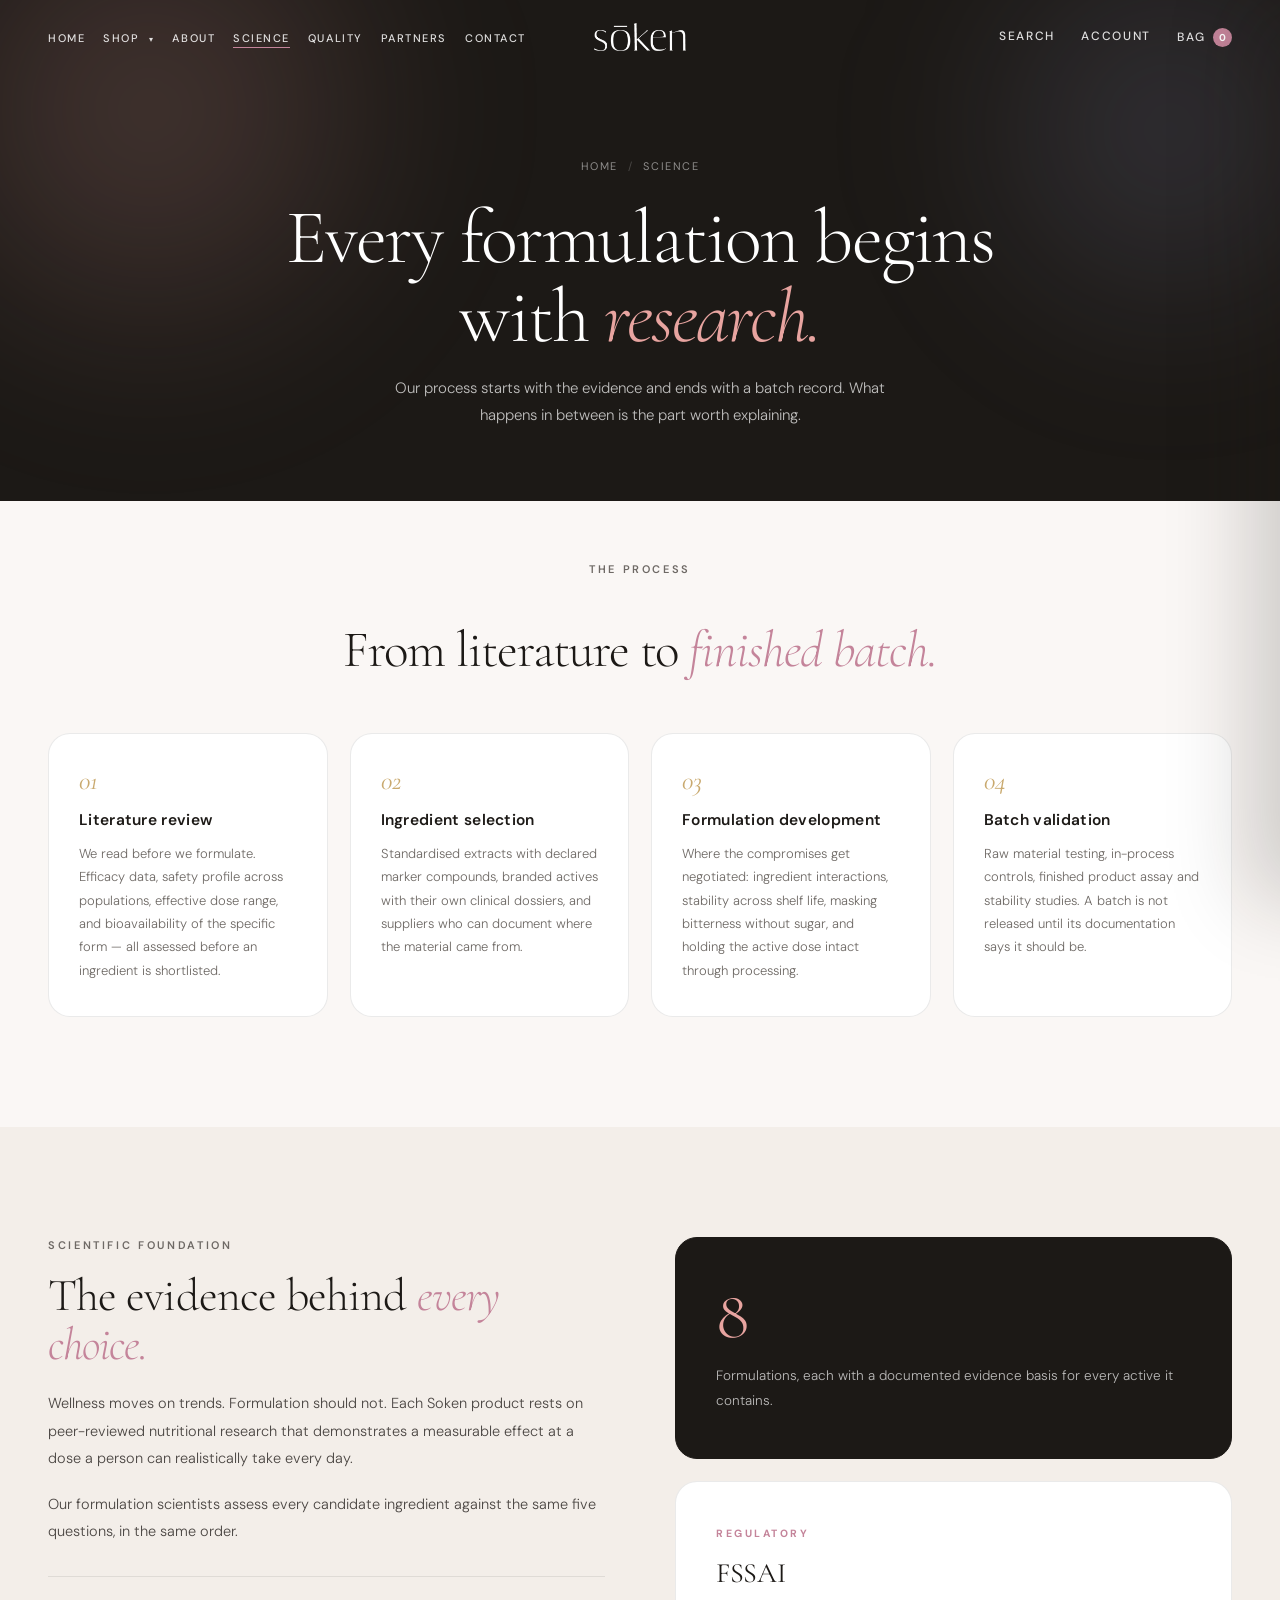
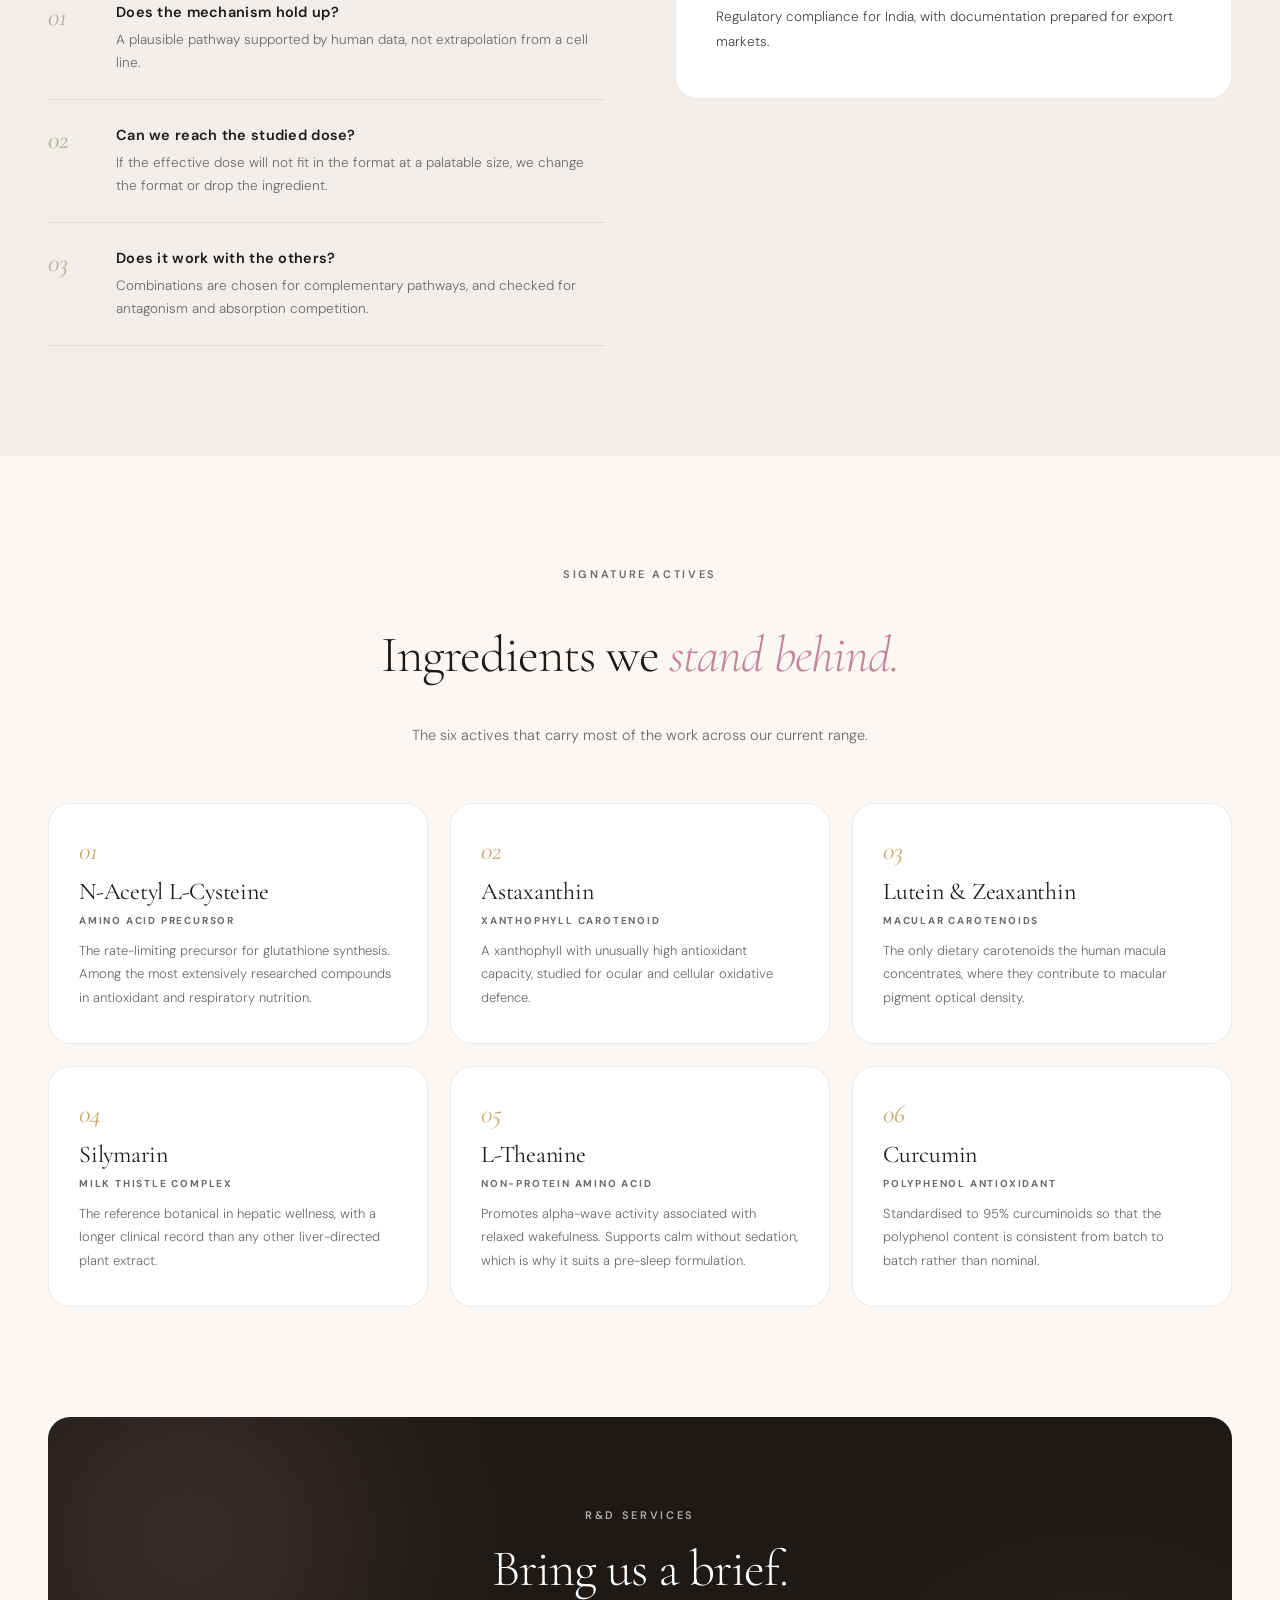
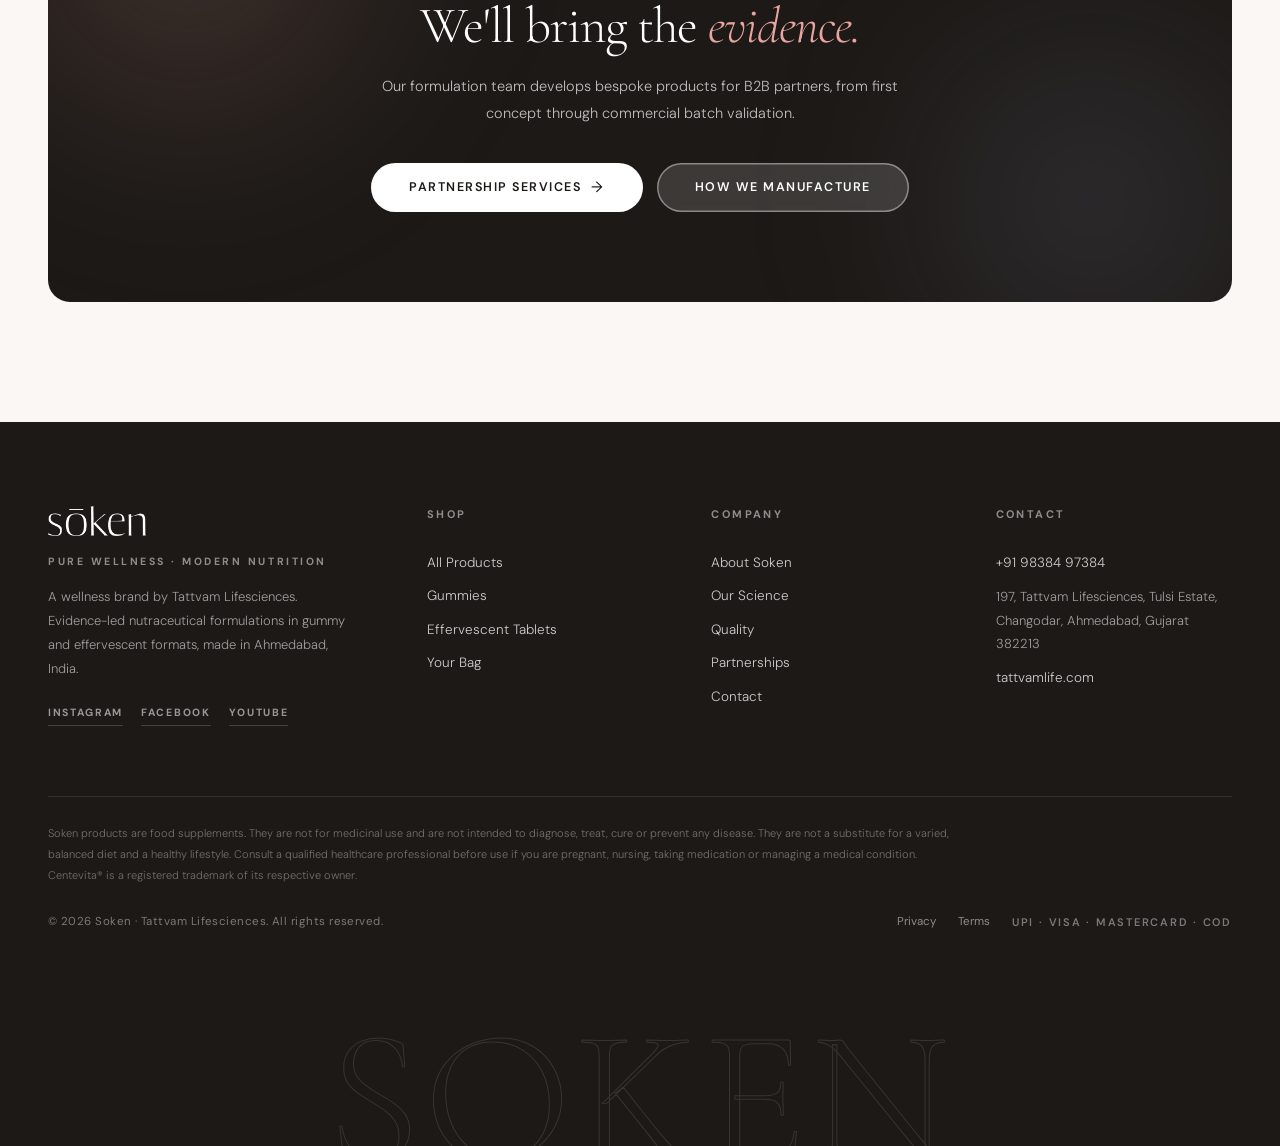
<file: science.html>
<!DOCTYPE html>
<html lang="en">
<head>
<meta charset="utf-8">
<meta name="viewport" content="width=device-width,initial-scale=1">
<title>Science — Soken</title>
<meta name="description" content="How Soken formulations are developed: literature review, ingredient selection, formulation development and batch validation. The signature actives behind our range.">
<link rel="icon" href="assets/logo.png">
<link rel="preconnect" href="https://fonts.googleapis.com">
<link rel="preconnect" href="https://fonts.gstatic.com" crossorigin>
<link href="https://fonts.googleapis.com/css2?family=Cormorant+Garamond:ital,wght@0,300;0,400;0,500;1,300;1,400&family=DM+Sans:opsz,wght@9..40,300;9..40,400;9..40,500;9..40,600;9..40,700&display=swap" rel="stylesheet">
<link rel="stylesheet" href="assets/css/style.css?v=11">
</head>
<body data-page="science">

<header class="hdr lt" id="hdr">
  <button class="ham" id="ham" aria-label="Open menu" aria-expanded="false"><span></span><span></span><span></span></button>
  <ul class="hdr-links">
    <li><a href="index.html">Home</a></li>
    <li class="dd">
      <a href="shop.html">Shop <span class="crt">▾</span></a>
      <div class="dd-panel">
        <a href="shop.html"><span class="t">All Products</span><span class="s">The complete collection</span></a>
        <a href="shop.html?cat=gummies"><span class="t">Gummies</span><span class="s">Eye · Lung · Liver · Sleep</span></a>
        <a href="shop.html?cat=effervescent"><span class="t">Effervescent Tablets</span><span class="s">NAC · Glutathione · Biotin · Gut Health</span></a>
      </div>
    </li>
    <li><a href="about.html">About</a></li>
    <li><a href="science.html" class="on">Science</a></li>
    <li><a href="quality.html">Quality</a></li>
    <li><a href="partners.html">Partners</a></li>
    <li><a href="contact.html">Contact</a></li>
  </ul>
  <a href="index.html" class="hdr-logo" aria-label="Soken — home">
    <img src="assets/logo.png" alt="Soken" width="99" height="28">
  </a>
  <div class="hdr-actions">
    <a href="shop.html" class="hide-m">Search</a>
    <a href="#" class="hide-m" onclick="event.preventDefault();toast('Accounts coming soon')">Account</a>
    <button class="bag-btn" onclick="openDrawer()">Bag <span class="bag-n">0</span></button>
  </div>
</header>

<nav class="mnav" id="mnav" aria-label="Mobile">
  <a href="index.html">Home</a>
  <a href="shop.html">Shop All</a>
  <a href="shop.html?cat=gummies">Gummies</a>
  <a href="shop.html?cat=effervescent">Effervescent</a>
  <a href="about.html">About</a>
  <a href="science.html">Science</a>
  <a href="quality.html">Quality</a>
  <a href="partners.html">Partners</a>
  <a href="contact.html">Contact</a>
  <a href="cart.html">Your Bag</a>
  <span class="ey">By Tattvam Lifesciences</span>
</nav>

<main>

  <section class="phd">
    <div class="ct">
      <nav class="crumbs"><a href="index.html">Home</a><span>/</span>Science</nav>
      <h1>Every formulation begins<br>with <em>research.</em></h1>
      <p>Our process starts with the evidence and ends with a batch record. What happens in between is the part worth explaining.</p>
    </div>
  </section>

  <!-- ===== PROCESS ===== -->
  <section class="sec" style="padding-top:60px">
    <div class="ct">
      <div class="sec-hd center rv">
        <span class="ey" style="margin-bottom:16px">The Process</span>
        <h2>From literature to <em>finished batch.</em></h2>
      </div>
      <div class="g4">
        <article class="icard rv">
          <div class="n">01</div>
          <h3>Literature review</h3>
          <p>We read before we formulate. Efficacy data, safety profile across populations, effective dose range, and bioavailability of the specific form — all assessed before an ingredient is shortlisted.</p>
        </article>
        <article class="icard rv" data-d="2">
          <div class="n">02</div>
          <h3>Ingredient selection</h3>
          <p>Standardised extracts with declared marker compounds, branded actives with their own clinical dossiers, and suppliers who can document where the material came from.</p>
        </article>
        <article class="icard rv" data-d="3">
          <div class="n">03</div>
          <h3>Formulation development</h3>
          <p>Where the compromises get negotiated: ingredient interactions, stability across shelf life, masking bitterness without sugar, and holding the active dose intact through processing.</p>
        </article>
        <article class="icard rv" data-d="4">
          <div class="n">04</div>
          <h3>Batch validation</h3>
          <p>Raw material testing, in-process controls, finished product assay and stability studies. A batch is not released until its documentation says it should be.</p>
        </article>
      </div>
    </div>
  </section>

  <!-- ===== EVIDENCE ===== -->
  <section class="sec sec-tint">
    <div class="ct">
      <div class="split">
        <div class="rv">
          <span class="ey">Scientific Foundation</span>
          <h2 class="hd-serif" style="font-size:clamp(30px,3.6vw,46px);margin:16px 0 20px">The evidence behind <em>every choice.</em></h2>
          <div class="prose">
            <p>Wellness moves on trends. Formulation should not. Each Soken product rests on peer-reviewed nutritional research that demonstrates a measurable effect at a dose a person can realistically take every day.</p>
            <p>Our formulation scientists assess every candidate ingredient against the same five questions, in the same order.</p>
          </div>
          <div class="rit-steps" style="margin-top:30px">
            <div class="rit-step">
              <div class="rs-n">01</div>
              <div class="rs-t"><h4>Does the mechanism hold up?</h4><p>A plausible pathway supported by human data, not extrapolation from a cell line.</p></div>
            </div>
            <div class="rit-step">
              <div class="rs-n">02</div>
              <div class="rs-t"><h4>Can we reach the studied dose?</h4><p>If the effective dose will not fit in the format at a palatable size, we change the format or drop the ingredient.</p></div>
            </div>
            <div class="rit-step">
              <div class="rs-n">03</div>
              <div class="rs-t"><h4>Does it work with the others?</h4><p>Combinations are chosen for complementary pathways, and checked for antagonism and absorption competition.</p></div>
            </div>
          </div>
        </div>
        <div class="rv" data-d="2">
          <article class="vm-card dark">
            <div class="bignum">8</div>
            <p>Formulations, each with a documented evidence basis for every active it contains.</p>
          </article>
          <article class="vm-card" style="margin-top:22px">
            <div class="lbl">Regulatory</div>
            <h3>FSSAI</h3>
            <p>Regulatory compliance for India, with documentation prepared for export markets.</p>
          </article>
        </div>
      </div>
    </div>
  </section>

  <!-- ===== SIGNATURE ACTIVES ===== -->
  <section class="sec">
    <div class="ct">
      <div class="sec-hd center rv">
        <span class="ey" style="margin-bottom:16px">Signature Actives</span>
        <h2>Ingredients we <em>stand behind.</em></h2>
        <p style="margin-top:14px;font-size:14.5px;font-weight:300;color:var(--ink-light);max-width:520px">The six actives that carry most of the work across our current range.</p>
      </div>
      <div class="g3">
        <article class="icard rv">
          <div class="n">01</div>
          <div class="big-t">N-Acetyl L-Cysteine</div>
          <div class="cls">Amino acid precursor</div>
          <p>The rate-limiting precursor for glutathione synthesis. Among the most extensively researched compounds in antioxidant and respiratory nutrition.</p>
        </article>
        <article class="icard rv" data-d="2">
          <div class="n">02</div>
          <div class="big-t">Astaxanthin</div>
          <div class="cls">Xanthophyll carotenoid</div>
          <p>A xanthophyll with unusually high antioxidant capacity, studied for ocular and cellular oxidative defence.</p>
        </article>
        <article class="icard rv" data-d="3">
          <div class="n">03</div>
          <div class="big-t">Lutein &amp; Zeaxanthin</div>
          <div class="cls">Macular carotenoids</div>
          <p>The only dietary carotenoids the human macula concentrates, where they contribute to macular pigment optical density.</p>
        </article>
        <article class="icard rv">
          <div class="n">04</div>
          <div class="big-t">Silymarin</div>
          <div class="cls">Milk thistle complex</div>
          <p>The reference botanical in hepatic wellness, with a longer clinical record than any other liver-directed plant extract.</p>
        </article>
        <article class="icard rv" data-d="2">
          <div class="n">05</div>
          <div class="big-t">L-Theanine</div>
          <div class="cls">Non-protein amino acid</div>
          <p>Promotes alpha-wave activity associated with relaxed wakefulness. Supports calm without sedation, which is why it suits a pre-sleep formulation.</p>
        </article>
        <article class="icard rv" data-d="3">
          <div class="n">06</div>
          <div class="big-t">Curcumin</div>
          <div class="cls">Polyphenol antioxidant</div>
          <p>Standardised to 95% curcuminoids so that the polyphenol content is consistent from batch to batch rather than nominal.</p>
        </article>
      </div>
    </div>
  </section>

  <!-- ===== CTA ===== -->
  <section class="ctab">
    <div class="ct">
      <div class="ctab-card rv">
        <div class="orb v-o1"></div>
        <div class="orb v-o2"></div>
        <span class="ey lt">R&amp;D Services</span>
        <h2>Bring us a brief.<br>We'll bring the <em>evidence.</em></h2>
        <p>Our formulation team develops bespoke products for B2B partners, from first concept through commercial batch validation.</p>
        <div class="btn-row">
          <a class="btn btn-lt" href="partners.html">Partnership Services <span class="ar">→</span></a>
          <a class="btn btn-ghost" href="quality.html">How We Manufacture</a>
        </div>
      </div>
    </div>
  </section>

</main>

<footer class="ftr">
  <div class="ct">
    <div class="ftr-grid">
      <div class="ftr-brand">
        <img src="assets/logo.png" alt="Soken">
        <div class="ftr-tag">Pure Wellness · Modern Nutrition</div>
        <p>A wellness brand by Tattvam Lifesciences. Evidence-led nutraceutical formulations in gummy and effervescent formats, made in Ahmedabad, India.</p>
        <div class="ftr-soc">
          <a href="#" onclick="event.preventDefault();toast('Instagram coming soon')">Instagram</a>
          <a href="#" onclick="event.preventDefault();toast('Facebook coming soon')">Facebook</a>
          <a href="#" onclick="event.preventDefault();toast('YouTube coming soon')">YouTube</a>
        </div>
      </div>
      <div class="ftr-col">
        <h5>Shop</h5>
        <a href="shop.html">All Products</a>
        <a href="shop.html?cat=gummies">Gummies</a>
        <a href="shop.html?cat=effervescent">Effervescent Tablets</a>
        <a href="cart.html">Your Bag</a>
      </div>
      <div class="ftr-col">
        <h5>Company</h5>
        <a href="about.html">About Soken</a>
        <a href="science.html">Our Science</a>
        <a href="quality.html">Quality</a>
        <a href="partners.html">Partnerships</a>
        <a href="contact.html">Contact</a>
      </div>
      <div class="ftr-col">
        <h5>Contact</h5>
        <a href="tel:+919838497384">+91 98384 97384</a>
        <address class="ftr-addr">197, Tattvam Lifesciences, Tulsi Estate, Changodar, Ahmedabad, Gujarat 382213</address>
        <a href="https://tattvamlife.com" rel="noopener">tattvamlife.com</a>
      </div>
    </div>
    <div class="ftr-legal">
      <p>Soken products are food supplements. They are not for medicinal use and are not intended to diagnose, treat, cure or prevent any disease. They are not a substitute for a varied, balanced diet and a healthy lifestyle. Consult a qualified healthcare professional before use if you are pregnant, nursing, taking medication or managing a medical condition. Centevita® is a registered trademark of its respective owner.</p>
    </div>
    <div class="ftr-bot">
      <p>© 2026 Soken · Tattvam Lifesciences. All rights reserved.</p>
      <div class="ftr-bl">
        <a href="#" onclick="event.preventDefault();toast('Coming soon')">Privacy</a>
        <a href="#" onclick="event.preventDefault();toast('Coming soon')">Terms</a>
        <span class="ftr-pay">UPI · Visa · Mastercard · COD</span>
      </div>
    </div>
  </div>
  <div class="ftr-word" aria-hidden="true">SOKEN</div>
</footer>

<script src="assets/js/store.js?v=11"></script>
</body>
</html>
</file>
<file: assets/css/style.css>
/* =========================================================
   SOKEN-1 — Premium ecommerce stylesheet
   Fonts + palette carried over from the original Soken site
   ========================================================= */

/* ===== TOKENS ===== */
:root{
  --brand:#B5A898; --blush:#E8A4A0; --periwinkle:#9B9EC9;
  --mauve:#C4849A; --rose:#D4808A; --sage:#7A9E7A; --honey:#C9A96E;
  --cream:#FAF7F5; --cream-mid:#F3EEE9; --cream-dark:#EDE7DF;
  --ink:#1C1916; --ink-mid:#4A4542; --ink-light:#6E6965; --white:#fff;
  --line:rgba(28,25,22,.09);
  --fd:'Cormorant Garamond',Georgia,serif;
  --fb:'DM Sans',system-ui,-apple-system,sans-serif;
  --ease:cubic-bezier(.25,.46,.45,.94);
  --rp:100px; --rc:22px;
  --hdr-h:74px; --bar-h:0px;
}

*,*::before,*::after{box-sizing:border-box;margin:0;padding:0}
html{scroll-behavior:smooth;font-size:16px;overflow-x:hidden;overflow-x:clip}
body{font-family:var(--fb);background:var(--cream);color:var(--ink);line-height:1.6;
  overflow-x:hidden;overflow-x:clip}
img{display:block;max-width:100%}
a{text-decoration:none;color:inherit}
button{font-family:inherit;cursor:pointer}
::selection{background:var(--blush);color:var(--white)}
::-webkit-scrollbar{width:4px;height:4px}
::-webkit-scrollbar-track{background:var(--cream-mid)}
::-webkit-scrollbar-thumb{background:var(--brand);border-radius:4px}
:focus-visible{outline:2px solid var(--mauve);outline-offset:3px;border-radius:4px}
[id]{scroll-margin-top:calc(var(--hdr-h) + var(--bar-h) + 20px)}

.ct{max-width:1320px;margin:0 auto;padding:0 48px}
@media(max-width:768px){.ct{padding:0 20px}}

/* ===== TYPE HELPERS ===== */
.ey{font-size:11px;font-weight:600;letter-spacing:.24em;text-transform:uppercase;color:var(--ink-light);display:block}
.ey.lt{color:rgba(255,255,255,.65)}
.hd-serif{font-family:var(--fd);font-weight:300;letter-spacing:-.02em;line-height:1.08;color:var(--ink)}
.hd-serif em{font-style:italic;color:var(--mauve)}

.sec{padding:110px 0}
.sec-hd{display:flex;align-items:flex-end;justify-content:space-between;gap:28px;margin-bottom:56px}
.sec-hd .ey{margin-bottom:16px}
.sec-hd h2{font-family:var(--fd);font-size:clamp(34px,4vw,56px);font-weight:300;letter-spacing:-.02em;line-height:1.06}
.sec-hd h2 em{font-style:italic;color:var(--mauve)}
.sec-hd .sh-link{font-size:12px;font-weight:600;letter-spacing:.18em;text-transform:uppercase;color:var(--ink);
  border-bottom:1px solid var(--ink);padding-bottom:5px;white-space:nowrap;transition:color .3s,border-color .3s}
.sec-hd .sh-link:hover{color:var(--mauve);border-color:var(--mauve)}
.sec-hd.center{flex-direction:column;align-items:center;text-align:center}

/* ===== BUTTONS ===== */
.btn{display:inline-flex;align-items:center;justify-content:center;gap:10px;font-size:12.5px;font-weight:600;
  letter-spacing:.12em;text-transform:uppercase;padding:17px 38px;border-radius:var(--rp);border:none;
  transition:all .35s var(--ease);text-decoration:none;line-height:1}
.btn .ar{font-family:var(--fb);font-weight:400;font-size:15px;transition:transform .3s var(--ease)}
.btn:hover .ar{transform:translateX(5px)}
.btn-ink{background:var(--ink);color:var(--white)}
.btn-ink:hover{background:var(--mauve);transform:translateY(-2px);box-shadow:0 14px 30px rgba(196,132,154,.35)}
.btn-ol{background:transparent;color:var(--ink);box-shadow:inset 0 0 0 1.5px var(--ink)}
.btn-ol:hover{background:var(--ink);color:var(--white);transform:translateY(-2px)}
.btn-lt{background:var(--white);color:var(--ink)}
.btn-lt:hover{background:var(--cream-dark);transform:translateY(-2px)}
.btn-ghost{background:rgba(255,255,255,.14);color:var(--white);box-shadow:inset 0 0 0 1.5px rgba(255,255,255,.4);backdrop-filter:blur(10px)}
.btn-ghost:hover{background:rgba(255,255,255,.28);transform:translateY(-2px)}
.btn-wide{width:100%}
.btn:disabled{opacity:.5;pointer-events:none}

/* ===== REVEAL ===== */
.rv{opacity:0;transform:translateY(38px);transition:opacity .9s var(--ease),transform .9s var(--ease)}
.rv.in{opacity:1;transform:translateY(0)}
[data-d="1"]{transition-delay:.08s}[data-d="2"]{transition-delay:.16s}
[data-d="3"]{transition-delay:.24s}[data-d="4"]{transition-delay:.32s}
[data-d="5"]{transition-delay:.40s}[data-d="6"]{transition-delay:.48s}

@keyframes marq{from{transform:translateX(0)}to{transform:translateX(-50%)}}

/* ===== HEADER ===== */
.hdr{position:fixed;top:var(--bar-h);left:0;right:0;z-index:110;height:var(--hdr-h);
  display:grid;grid-template-columns:1fr auto 1fr;align-items:center;padding:0 48px;
  transition:background .45s var(--ease),box-shadow .45s,backdrop-filter .45s}
.hdr.solid,.hdr.force-solid{background:rgba(250,247,245,.9);backdrop-filter:blur(20px);box-shadow:0 1px 0 var(--line)}
/* Light variant — transparent header over dark hero (home page) */
.hdr.lt:not(.solid):not(.force-solid) .hdr-links a,
.hdr.lt:not(.solid):not(.force-solid) .hdr-actions a,
.hdr.lt:not(.solid):not(.force-solid) .hdr-actions button{color:rgba(255,255,255,.85)}
.hdr.lt:not(.solid):not(.force-solid) .hdr-links a:hover,
.hdr.lt:not(.solid):not(.force-solid) .hdr-actions a:hover,
.hdr.lt:not(.solid):not(.force-solid) .hdr-actions button:hover{color:var(--white)}
.hdr.lt:not(.solid):not(.force-solid) .hdr-logo img{filter:brightness(0) invert(1)}
.hdr.lt:not(.solid):not(.force-solid) .ham span{background:var(--white)}
.hdr-links{display:flex;align-items:center;gap:30px;list-style:none}
.hdr-links a{font-size:12px;font-weight:500;letter-spacing:.14em;text-transform:uppercase;color:var(--ink-mid);
  position:relative;padding-bottom:3px;transition:color .25s}
.hdr-links a::after{content:'';position:absolute;left:0;right:0;bottom:0;height:1px;background:var(--mauve);
  transform:scaleX(0);transform-origin:left;transition:transform .35s var(--ease)}
.hdr-links a:hover{color:var(--ink)}
.hdr-links a:hover::after,.hdr-links a.on::after{transform:scaleX(1)}
.hdr-links a.on{color:var(--ink)}
@media(max-width:1280px){.hdr-links{gap:18px}.hdr-links a{font-size:11px}}

/* Shop dropdown */
.dd{position:relative}
.dd::after{content:'';position:absolute;top:100%;left:-20px;right:-20px;height:18px}
.crt{font-size:8px;margin-left:5px;display:inline-block;vertical-align:middle;transition:transform .3s var(--ease)}
.dd:hover .crt{transform:rotate(180deg)}
.dd-panel{position:absolute;top:calc(100% + 16px);left:-22px;min-width:270px;background:var(--white);
  border-radius:18px;box-shadow:0 30px 80px rgba(28,25,22,.16),0 2px 10px rgba(28,25,22,.06);padding:10px;
  opacity:0;visibility:hidden;transform:translateY(10px);transition:opacity .35s var(--ease),transform .35s var(--ease),visibility .35s;z-index:60}
.dd:hover .dd-panel,.dd:focus-within .dd-panel{opacity:1;visibility:visible;transform:none}
.dd-panel a{display:block;padding:13px 16px;border-radius:12px;transition:background .25s}
.dd-panel a::after{display:none}
.dd-panel a:hover{background:var(--cream-mid)}
.dd-panel a+a{margin-top:2px}
.dd-panel .t{display:block;font-size:11.5px;font-weight:700;letter-spacing:.12em;color:var(--ink)}
.dd-panel .s{display:block;margin-top:4px;font-size:11px;font-weight:400;letter-spacing:.02em;
  text-transform:none;color:var(--ink-light)}
.hdr .dd-panel a,.hdr.lt:not(.solid):not(.force-solid) .dd-panel a,
.hdr.lt:not(.solid):not(.force-solid) .dd-panel a:hover{color:var(--ink)}
.hdr-logo{justify-self:center;display:flex;align-items:center}
.hdr-logo img{height:28px;width:auto;object-fit:contain;transition:transform .35s var(--ease)}
.hdr-logo:hover img{transform:scale(1.05)}
.hdr-actions{justify-self:end;display:flex;align-items:center;gap:26px}
.hdr-actions a,.hdr-actions button{font-size:12px;font-weight:500;letter-spacing:.14em;text-transform:uppercase;
  color:var(--ink-mid);background:none;border:none;transition:color .25s}
.hdr-actions a:hover,.hdr-actions button:hover{color:var(--ink)}
.bag-btn{position:relative;display:inline-flex;align-items:center;gap:7px}
.bag-n{display:inline-flex;align-items:center;justify-content:center;min-width:19px;height:19px;padding:0 5px;
  border-radius:50px;background:var(--mauve);color:var(--white);font-size:10px;font-weight:700;letter-spacing:0}
.ham{display:none;background:none;border:none;flex-direction:column;gap:5px;padding:6px}
.ham span{display:block;width:22px;height:1.5px;background:var(--ink);transition:all .35s var(--ease)}
.ham[aria-expanded="true"] span:nth-child(1){transform:translateY(6.5px) rotate(45deg)}
.ham[aria-expanded="true"] span:nth-child(2){opacity:0}
.ham[aria-expanded="true"] span:nth-child(3){transform:translateY(-6.5px) rotate(-45deg)}
@media(max-width:960px){
  .hdr{grid-template-columns:auto 1fr auto;padding:0 20px}
  .hdr-links{display:none}
  .hdr-logo{justify-self:center}
  .ham{display:flex}
  .hdr-actions .hide-m{display:none}
}

/* Mobile menu */
.mnav{position:fixed;inset:0;background:var(--cream);z-index:105;display:flex;flex-direction:column;
  align-items:center;justify-content:center;gap:8px;opacity:0;visibility:hidden;transform:translateY(-14px);
  transition:all .4s var(--ease)}
.mnav.open{opacity:1;visibility:visible;transform:none}
.mnav a{font-family:var(--fd);font-size:30px;font-weight:300;color:var(--ink);padding:5px 0;transition:color .25s}
.mnav a:hover{color:var(--mauve)}
.mnav .ey{margin-top:34px}

/* ===== HERO (full width: content left · product slider right) ===== */
.hero{display:grid;grid-template-columns:1fr 1.08fr;margin-top:var(--hdr-h);
  min-height:calc(100svh - var(--hdr-h));overflow:hidden;
  background:radial-gradient(circle at 78% 18%,rgba(232,164,160,.38),transparent 52%),
             radial-gradient(circle at 58% 88%,rgba(155,158,201,.3),transparent 52%),
             var(--cream-mid)}
.hero-l{display:flex;align-items:center;padding:64px 56px 64px 64px}
.hero-l > div{width:100%;max-width:700px}
.hero-kicker{display:inline-flex;align-items:center;gap:12px;margin-bottom:26px}
.hero-kicker .k-line{width:44px;height:1px;background:var(--brand)}
.hero-kicker .ey{color:var(--ink-light)}
.hero h1{font-family:var(--fd);font-weight:300;font-size:clamp(40px,4.4vw,70px);line-height:1.08;
  letter-spacing:-.025em;color:var(--ink)}
.hero h1 em{font-style:italic;color:var(--mauve)}
.hero-sub{margin-top:24px;font-size:15.5px;font-weight:300;color:var(--ink-mid);max-width:520px;line-height:1.85}
.hero-btns{margin-top:36px;display:flex;gap:14px;flex-wrap:wrap}

/* Right — round luxury product slider */
.hero-r{position:relative;min-height:calc(100svh - var(--hdr-h));display:flex;align-items:center;justify-content:center;overflow:hidden;padding-bottom:84px}
.hs-ring{position:absolute;width:min(96%,740px);aspect-ratio:1;border:1px dashed rgba(28,25,22,.22);
  border-radius:50%;animation:spin 60s linear infinite}
@keyframes spin{to{transform:rotate(360deg)}}
.hs-round{position:relative;width:min(86%,660px);aspect-ratio:1;border-radius:50%;overflow:hidden;
  box-shadow:0 44px 110px rgba(28,25,22,.25),0 0 0 10px rgba(255,255,255,.55)}
.hslide{position:absolute;inset:0;opacity:0;transition:opacity 1s var(--ease)}
.hslide.on{opacity:1}
.hslide img{width:100%;height:100%;object-fit:cover}
.hslide.on img{animation:hz 6s var(--ease) both}
@keyframes hz{from{transform:scale(1.12)}to{transform:scale(1)}}

.hs-ar{position:absolute;bottom:30px;z-index:6;width:48px;height:48px;
  border-radius:50%;border:1px solid rgba(28,25,22,.22);background:rgba(255,255,255,.7);
  backdrop-filter:blur(10px);color:var(--ink);font-size:16px;
  display:flex;align-items:center;justify-content:center;transition:all .3s var(--ease)}
.hs-ar.prev{left:calc(50% - 56px)}
.hs-ar.next{left:calc(50% + 8px)}
.hs-ar:hover{background:var(--ink);color:var(--white);transform:translateY(-2px)}
@media(max-width:960px){
  .hero{grid-template-columns:1fr;min-height:0}
  .hero-l{padding:44px 20px 48px}
  .hero-r{min-height:0;height:470px;padding-bottom:66px}
  .hero h1{font-size:clamp(36px,8.5vw,52px)}
  .hs-round{width:min(76%,330px)}
  .hs-ring{width:min(88%,380px)}
  .hs-ar{width:40px;height:40px;bottom:14px}
  .hs-ar.prev{left:calc(50% - 48px)}
  .hs-ar.next{left:calc(50% + 8px)}
}


/* ===== AT A GLANCE (product quick nav) — sticky under the header ===== */
.glance{position:sticky;top:var(--hdr-h);z-index:90;
  background:var(--white);border-bottom:1px solid var(--line);padding:34px 0;
  transition:padding .4s var(--ease),background .4s var(--ease),box-shadow .4s var(--ease)}
.glance.stuck{padding:12px 0;background:rgba(255,255,255,.9);backdrop-filter:blur(18px);
  box-shadow:0 10px 30px rgba(28,25,22,.07)}
.gl-stats{display:flex;align-items:center;justify-content:center;gap:clamp(28px,5vw,72px);flex-wrap:wrap}
.gl-s{text-align:center}
.gl-s .n{font-family:var(--fd);font-size:clamp(46px,4.8vw,68px);font-weight:300;line-height:1;color:var(--ink)}
.gl-s .l{margin-top:12px;font-size:10.5px;font-weight:700;letter-spacing:.2em;text-transform:uppercase;color:var(--ink-light)}
.gl-div{width:1px;height:60px;background:var(--line)}
.gl-prods{display:grid;grid-template-columns:repeat(8,1fr);gap:12px}
.gl-prods a{display:flex;flex-direction:column;align-items:center;gap:13px;padding:24px 8px 20px;
  background:var(--cream);border:1px solid var(--line);border-radius:18px;
  font-size:10px;font-weight:700;letter-spacing:.08em;text-transform:uppercase;color:var(--ink-mid);
  text-align:center;line-height:1.4;transition:all .35s var(--ease)}
.gl-prods .ic{width:58px;height:58px;border-radius:50%;background:var(--white);border:1px solid var(--line);
  display:flex;align-items:center;justify-content:center;transition:all .35s var(--ease)}
.gl-prods img{width:26px;height:26px;transition:width .35s var(--ease),height .35s var(--ease)}
.gl-prods a:hover{transform:translateY(-5px);border-color:var(--mauve);color:var(--ink);
  box-shadow:0 18px 40px rgba(28,25,22,.1)}
.gl-prods a:hover .ic{background:rgba(232,164,160,.22);border-color:var(--mauve)}
.gl-cap{display:none}
/* current product while scrolling the collection */
.gl-prods a.on{border-color:var(--mauve);color:var(--ink);background:var(--white)}
.gl-prods a.on .ic{background:rgba(232,164,160,.22);border-color:var(--mauve)}
/* compact row once the bar is pinned */
.glance.stuck .gl-prods{gap:9px}
.glance.stuck .gl-prods a{flex-direction:row;justify-content:center;gap:11px;padding:10px 12px;
  border-radius:var(--rp);font-size:10px;color:var(--ink)}
.glance.stuck .gl-prods .ic{width:40px;height:40px;flex-shrink:0}
.glance.stuck .gl-prods img{width:24px;height:24px}
.glance.stuck .gl-prods a:hover{transform:none;box-shadow:none}
@media(max-width:1100px){
  .gl-prods{grid-template-columns:repeat(4,1fr)}
  .glance.stuck .gl-prods a .tx{display:none}
  .glance.stuck .gl-prods{grid-template-columns:repeat(8,1fr)}
}
@media(max-width:560px){
  .gl-prods{grid-template-columns:repeat(2,1fr)}
  .gl-div{display:none}
  .gl-stats{gap:28px}
  .glance{position:static}
}

/* ===== COUNTS BAND ===== */
.counts{background:var(--cream);border-top:1px solid var(--line);padding:64px 0}
.counts .gl-stats{margin-bottom:0}

/* ===== TRUST STRIP ===== */
.trust{border-bottom:1px solid var(--line);background:var(--cream)}
.trust-in{display:flex;align-items:center;justify-content:space-between;flex-wrap:wrap;padding:26px 0;gap:10px 28px}
.trust-i{display:flex;align-items:center;gap:10px;padding:6px 0;font-size:11px;font-weight:600;
  letter-spacing:.18em;text-transform:uppercase;color:var(--ink-mid);white-space:nowrap}
.trust-i i{font-style:normal;color:var(--honey);font-size:12px}
@media(max-width:768px){.trust-in{justify-content:center;gap:8px 26px}}

/* ===== CATEGORY DUO ===== */
.cats{padding:110px 0 0}
.cat-grid{display:grid;grid-template-columns:1fr 1fr;gap:22px}
.cat-tile{position:relative;border-radius:var(--rc);overflow:hidden;min-height:540px;display:flex;align-items:flex-end}
.cat-tile img{position:absolute;inset:0;width:100%;height:100%;object-fit:cover;transition:transform 1.1s var(--ease)}
.cat-tile:hover img{transform:scale(1.07)}
.cat-tile::after{content:'';position:absolute;inset:0;background:linear-gradient(to top,rgba(28,25,22,.92),rgba(28,25,22,.42) 42%,rgba(28,25,22,.1));transition:background .5s}
.cat-tx{position:relative;z-index:2;padding:40px;width:100%;color:var(--white)}
.cat-tx .ey,.cat-tx h3,.cat-tx p{text-shadow:0 2px 16px rgba(28,25,22,.55)}
.cat-tx .ey{color:rgba(255,255,255,.8);margin-bottom:12px}
.cat-tx h3{font-family:var(--fd);font-size:clamp(30px,3vw,44px);font-weight:400;letter-spacing:-.02em;line-height:1.05}
.cat-tx h3 em{font-style:italic;color:var(--blush)}
.cat-tx p{margin-top:10px;font-size:13.5px;font-weight:400;color:rgba(255,255,255,.92);max-width:340px}
.cat-cta{display:inline-flex;align-items:center;gap:9px;margin-top:20px;font-size:11.5px;font-weight:700;
  letter-spacing:.18em;text-transform:uppercase;color:var(--white);border-bottom:1px solid rgba(255,255,255,.5);
  padding-bottom:6px;transition:gap .3s var(--ease),border-color .3s}
.cat-tile:hover .cat-cta{gap:15px;border-color:var(--white)}
@media(max-width:860px){.cat-grid{grid-template-columns:1fr}.cat-tile{min-height:420px}}

/* ===== PRODUCT CARD ===== */
.pgrid{display:grid;grid-template-columns:repeat(4,1fr);gap:22px}
@media(max-width:1100px){.pgrid{grid-template-columns:repeat(3,1fr)}}
@media(max-width:820px){.pgrid{grid-template-columns:repeat(2,1fr);gap:14px}}
.prow{display:grid;grid-auto-flow:column;grid-auto-columns:minmax(280px,1fr);gap:22px;overflow-x:auto;
  padding-bottom:16px;scroll-snap-type:x mandatory}
.prow::-webkit-scrollbar{height:3px}
.prow .pcard{scroll-snap-align:start}

.pcard{position:relative;display:flex;flex-direction:column}
.pc-img{position:relative;border-radius:var(--rc);overflow:hidden;aspect-ratio:4/4.7;background:var(--cream-mid);display:block}
.pc-img img{position:absolute;inset:0;width:100%;height:100%;object-fit:cover;transition:opacity .7s var(--ease),transform 1s var(--ease)}
.pc-img .im2{opacity:0}
.pcard:hover .pc-img .im1{transform:scale(1.06)}
.pcard:hover .pc-img .im2{opacity:1;transform:scale(1.06)}
.pc-tag{position:absolute;top:14px;left:14px;z-index:3;font-size:9.5px;font-weight:700;letter-spacing:.18em;
  text-transform:uppercase;padding:7px 14px;border-radius:var(--rp);background:rgba(255,255,255,.92);color:var(--ink);backdrop-filter:blur(6px)}
.pc-tag.dark{background:var(--ink);color:var(--white)}
.pc-wish{position:absolute;top:12px;right:12px;z-index:3;width:36px;height:36px;border-radius:50%;border:none;
  background:rgba(255,255,255,.9);color:var(--ink-mid);font-size:15px;display:flex;align-items:center;justify-content:center;
  opacity:0;transform:translateY(-6px);transition:all .35s var(--ease)}
.pcard:hover .pc-wish{opacity:1;transform:none}
.pc-wish:hover{background:var(--mauve);color:var(--white)}
.pc-add{position:absolute;left:12px;right:12px;bottom:12px;z-index:3;padding:14px;border:none;border-radius:var(--rp);
  background:rgba(28,25,22,.92);color:var(--white);font-size:11px;font-weight:700;letter-spacing:.16em;
  text-transform:uppercase;backdrop-filter:blur(6px);opacity:0;transform:translateY(10px);transition:all .4s var(--ease)}
.pcard:hover .pc-add{opacity:1;transform:none}
.pc-add:hover{background:var(--mauve)}
.pc-info{padding:18px 6px 0}
.pc-cat{font-size:10.5px;font-weight:700;letter-spacing:.18em;text-transform:uppercase;color:var(--ink-mid)}
.pc-name{font-family:var(--fd);font-size:24px;font-weight:500;letter-spacing:-.01em;line-height:1.2;margin-top:6px;transition:color .25s}
.pcard:hover .pc-name{color:var(--mauve)}
.pc-rate{margin-top:6px;font-size:11.5px;color:var(--honey);letter-spacing:2px}
.pc-rate span{color:var(--ink-mid);font-size:11px;letter-spacing:.04em;margin-left:6px}
.pc-price{margin-top:8px;font-size:15.5px;font-weight:700}
.pc-price s{color:var(--ink-light);font-weight:400;margin-left:8px;font-size:12.5px}
.pc-price .off{margin-left:8px;font-size:10.5px;font-weight:700;letter-spacing:.06em;color:var(--sage)}
@media(max-width:820px){
  .pc-add{opacity:1;transform:none;padding:12px;font-size:10px}
  .pc-name{font-size:19px}
}

/* ===== BESTSELLER SHOWCASE (alternating rows) ===== */
.bl-list{display:flex;flex-direction:column;gap:72px}
.bl-item{display:grid;grid-template-columns:1.02fr .98fr;gap:clamp(32px,5vw,72px);align-items:center;
  scroll-margin-top:calc(var(--hdr-h) + 110px)}
.bl-item:nth-child(even) .bl-img{order:2}
.bl-img{position:relative;display:block;border-radius:var(--rc);overflow:hidden;aspect-ratio:4/3;
  box-shadow:0 26px 70px rgba(28,25,22,.12)}
.bl-img img{width:100%;height:100%;object-fit:cover;transition:transform 1.1s var(--ease)}
.bl-item:hover .bl-img img{transform:scale(1.06)}
.bl-img .pc-tag{position:absolute;top:16px;left:16px}
.bl-item:target .bl-img{box-shadow:0 0 0 3px var(--mauve),0 26px 70px rgba(28,25,22,.12)}
.bl-tx h3{font-family:var(--fd);font-size:clamp(28px,2.8vw,40px);font-weight:400;letter-spacing:-.015em;
  line-height:1.12;transition:color .25s}
.bl-tx h3 a:hover{color:var(--mauve)}
.bl-tag{font-family:var(--fd);font-style:italic;font-size:19px;color:var(--mauve);margin-top:7px}
.bl-tx p{margin-top:16px;font-size:14px;font-weight:300;color:var(--ink-mid);line-height:1.85;max-width:500px}
.bl-bh{margin-top:22px;font-size:10.5px;font-weight:700;letter-spacing:.2em;text-transform:uppercase;color:var(--ink-light)}
.bl-ben{list-style:none;margin-top:14px;display:grid;gap:10px;max-width:520px}
.bl-ben li{display:flex;align-items:flex-start;gap:11px;font-size:13.5px;font-weight:300;
  color:var(--ink-mid);line-height:1.6}
.bl-ben li i{font-style:normal;color:var(--honey);font-size:11px;margin-top:4px;flex-shrink:0}
.bl-price{margin-top:18px;font-size:17px;font-weight:700}
.bl-price s{color:var(--ink-light);font-weight:400;margin-left:9px;font-size:13.5px}
.bl-price .off{margin-left:10px;font-size:10.5px;font-weight:700;letter-spacing:.08em;text-transform:uppercase;color:var(--sage)}
.bl-btns{margin-top:26px;display:flex;gap:12px;flex-wrap:wrap}
@media(max-width:860px){
  .bl-list{gap:56px}
  .bl-item{grid-template-columns:1fr;gap:22px}
  .bl-item:nth-child(even) .bl-img{order:0}
  .bl-tx p{max-width:none}
}

/* ===== MARQUEE DIVIDER ===== */
.mq{padding:76px 0;overflow:hidden;background:var(--ink)}
.mq-track{display:flex;white-space:nowrap;animation:marq 30s linear infinite;gap:0}
.mq-t{font-family:var(--fd);font-weight:300;font-size:clamp(58px,8vw,120px);line-height:1;padding:0 30px;
  color:transparent;-webkit-text-stroke:1px rgba(255,255,255,.42)}
.mq-t.fill{color:var(--blush);-webkit-text-stroke:0;font-style:italic}

/* ===== BESTSELLER SECTION BG ===== */
.sec-tint{background:var(--cream-mid)}

/* ===== RITUAL / EDITORIAL SPLIT ===== */
.ritual{padding:120px 0}
.rit-grid{display:grid;grid-template-columns:1fr 1fr;gap:80px;align-items:center}
.rit-media{position:relative}
.rit-media .big{border-radius:var(--rc);overflow:hidden;aspect-ratio:4/4.6}
.rit-media .big img{width:100%;height:100%;object-fit:cover;transition:transform 1.2s var(--ease)}
.rit-media:hover .big img{transform:scale(1.05)}
.rit-badge{position:absolute;right:-26px;bottom:44px;background:var(--ink);color:var(--white);border-radius:var(--rc);
  padding:26px 30px;max-width:230px;box-shadow:0 26px 60px rgba(28,25,22,.28)}
.rit-badge .n{font-family:var(--fd);font-size:40px;font-weight:300;line-height:1;color:var(--blush)}
.rit-badge .l{margin-top:8px;font-size:11px;letter-spacing:.14em;text-transform:uppercase;color:rgba(255,255,255,.66);line-height:1.7}
.rit-tx .ey{margin-bottom:18px}
.rit-tx h2{font-family:var(--fd);font-size:clamp(34px,3.8vw,54px);font-weight:300;letter-spacing:-.02em;line-height:1.1}
.rit-tx h2 em{font-style:italic;color:var(--mauve)}
.rit-tx > p{margin-top:20px;font-size:15px;font-weight:300;color:var(--ink-light);line-height:1.85;max-width:480px}
.rit-steps{margin-top:40px;display:flex;flex-direction:column}
.rit-step{display:flex;gap:24px;padding:24px 0;border-top:1px solid var(--line)}
.rit-step:last-child{border-bottom:1px solid var(--line)}
.rs-n{font-family:var(--fd);font-size:26px;font-style:italic;color:var(--brand);line-height:1.2;min-width:44px}
.rs-t h4{font-size:14.5px;font-weight:600;letter-spacing:.02em}
.rs-t p{margin-top:5px;font-size:13.5px;font-weight:300;color:var(--ink-light);line-height:1.7}
@media(max-width:960px){
  .rit-grid{grid-template-columns:1fr;gap:52px}
  .rit-badge{right:10px;bottom:-24px}
}

/* ===== PHILOSOPHY BAND (ink) ===== */
.values{position:relative;background:var(--ink);padding:120px 0;overflow:hidden;color:var(--white);text-align:center}
.orb{position:absolute;border-radius:50%;filter:blur(80px);pointer-events:none}
.v-o1{width:600px;height:600px;background:radial-gradient(circle,rgba(232,164,160,.2),transparent 65%);top:-180px;left:-160px}
.v-o2{width:520px;height:520px;background:radial-gradient(circle,rgba(155,158,201,.18),transparent 65%);bottom:-160px;right:-120px}
.values .ct{position:relative;z-index:2}
.values h2{font-family:var(--fd);font-size:clamp(34px,4vw,56px);font-weight:300;text-align:center;letter-spacing:-.02em;line-height:1.12}
.values h2 em{font-style:italic;color:var(--blush)}
.values .lead{margin:22px auto 0;max-width:560px;font-size:15px;font-weight:300;color:rgba(255,255,255,.7);line-height:1.85}
.values .btn-row{display:flex;justify-content:center;gap:14px;flex-wrap:wrap;margin-top:36px}

/* ===== THE RANGE (ink) ===== */
.range{position:relative;background:var(--ink);padding:120px 0;overflow:hidden;color:var(--white)}
.range .ct{position:relative;z-index:2}
.range .sec-hd h2{color:var(--white)}
.range .sec-hd h2 em{color:var(--blush)}
.rng-lead{margin-top:14px;font-size:14.5px;font-weight:300;color:rgba(255,255,255,.65)}
.rng-grid{display:grid;grid-template-columns:repeat(4,1fr);gap:1px;background:rgba(255,255,255,.12);
  border-radius:var(--rc);overflow:hidden}
.rng-i{background:var(--ink);padding:30px 26px;display:flex;flex-direction:column;align-items:flex-start;gap:12px;transition:background .35s}
a.rng-i:hover{background:#26221E}
.rng-top{display:flex;align-items:center;justify-content:space-between;width:100%}
.rng-ic{width:42px;height:42px;border-radius:50%;background:rgba(255,255,255,.07);
  border:1px solid rgba(255,255,255,.16);display:flex;align-items:center;justify-content:center;
  transition:background .35s,border-color .35s}
.rng-ic img{width:20px;height:20px;filter:brightness(0) invert(1);opacity:.8}
a.rng-i:hover .rng-ic{background:rgba(232,164,160,.2);border-color:var(--blush)}
.rng-n{font-family:var(--fd);font-style:italic;font-size:22px;line-height:1;color:var(--honey)}
.rng-name{font-size:14.5px;font-weight:600;letter-spacing:.03em}
.rng-st{font-size:9.5px;font-weight:700;letter-spacing:.16em;text-transform:uppercase;padding:6px 13px;border-radius:var(--rp)}
.rng-st.live{background:rgba(122,158,122,.2);color:#A9C8A9}
.rng-st.dev{background:rgba(255,255,255,.08);color:rgba(255,255,255,.45)}
@media(max-width:960px){.rng-grid{grid-template-columns:repeat(2,1fr)}}

/* ===== TESTIMONIALS CAROUSEL (2-up) ===== */
.tsl{padding:120px 0;background:var(--cream)}
.tsl-arrows{display:flex;gap:10px}
.tsl-ar{width:50px;height:50px;border-radius:50%;border:1px solid var(--line);background:var(--white);
  font-size:17px;color:var(--ink);transition:all .3s var(--ease)}
.tsl-ar:hover{background:var(--ink);color:var(--white);transform:translateY(-2px)}
.tsl-vp{overflow:hidden;margin:0 -11px}
.tsl-track{display:flex;transition:transform .75s var(--ease)}
.tsl-slide{flex:0 0 50%;min-width:0;padding:0 11px}
.tsl-card{height:100%;background:var(--white);border:1px solid var(--line);border-radius:var(--rc);
  padding:38px 36px;display:flex;flex-direction:column;gap:20px;transition:transform .4s var(--ease),box-shadow .4s var(--ease)}
.tsl-card:hover{transform:translateY(-5px);box-shadow:0 26px 60px rgba(28,25,22,.09)}
.tsl-top{display:flex;justify-content:space-between;align-items:flex-start;gap:14px}
.tsl-mark{font-family:var(--fd);font-size:74px;line-height:.55;color:var(--blush)}
.tsl-chip{font-size:9.5px;font-weight:700;letter-spacing:.14em;text-transform:uppercase;color:var(--ink-mid);
  background:var(--cream-mid);border:1px solid var(--line);border-radius:var(--rp);padding:7px 14px;white-space:nowrap}
.tsl-q{font-family:var(--fd);font-style:italic;font-weight:300;font-size:clamp(18px,1.6vw,23px);
  line-height:1.55;letter-spacing:-.01em;color:var(--ink);flex:1}
.tsl-who{display:flex;justify-content:space-between;align-items:center;gap:14px;border-top:1px solid var(--line);padding-top:18px}
.tsl-name{font-family:var(--fd);font-size:21px;font-weight:400;letter-spacing:-.01em}
.tsl-city{margin-top:3px;font-size:10px;font-weight:600;letter-spacing:.18em;text-transform:uppercase;color:var(--ink-light)}
.tsl-verified{font-size:10px;font-weight:700;letter-spacing:.16em;text-transform:uppercase;color:var(--ink-light);white-space:nowrap}
.tsl-verified i{font-style:normal;color:var(--honey);margin-right:6px}
.tsl-dots{display:flex;justify-content:center;gap:10px;margin-top:30px}
.tsl-dot{width:8px;height:8px;border-radius:50%;border:none;background:var(--cream-dark);transition:all .3s;padding:0}
.tsl-dot.on{background:var(--mauve);width:28px;border-radius:50px}
@media(max-width:760px){
  .tsl-slide{flex:0 0 100%}
  .tsl-card{padding:28px 24px}
}

/* ===== BACK TO TOP ===== */
.totop{position:fixed;right:24px;bottom:24px;z-index:150;width:50px;height:50px;border-radius:50%;border:none;
  background:var(--ink);color:var(--white);font-size:18px;line-height:1;box-shadow:0 14px 34px rgba(28,25,22,.3);
  opacity:0;visibility:hidden;transform:translateY(16px);transition:all .4s var(--ease)}
.totop.on{opacity:1;visibility:visible;transform:none}
.totop:hover{background:var(--mauve);transform:translateY(-3px)}

/* ===== CTA BANNER ===== */
.ctab{padding:0 0 120px;background:var(--cream)}
.ctab-card{position:relative;background:var(--ink);border-radius:var(--rc);padding:90px 60px;
  text-align:center;overflow:hidden;color:var(--white)}
.ctab-card .ey{position:relative;z-index:2}
.ctab-card h2{position:relative;z-index:2;font-family:var(--fd);font-size:clamp(32px,4vw,54px);font-weight:300;
  letter-spacing:-.02em;line-height:1.12;margin-top:16px}
.ctab-card h2 em{font-style:italic;color:var(--blush)}
.ctab-card p{position:relative;z-index:2;margin:18px auto 0;max-width:540px;font-size:14.5px;font-weight:300;
  color:rgba(255,255,255,.72);line-height:1.85}
.ctab-card .btn-row{position:relative;z-index:2;display:flex;justify-content:center;gap:14px;flex-wrap:wrap;margin-top:36px}
@media(max-width:600px){.ctab-card{padding:64px 26px}}

/* ===== NEWSLETTER ===== */
.news{background:var(--cream-dark);padding:110px 0}
.news-in{max-width:640px;margin:0 auto;text-align:center}
.news h2{font-family:var(--fd);font-size:clamp(32px,3.6vw,50px);font-weight:300;letter-spacing:-.02em;line-height:1.12}
.news h2 em{font-style:italic;color:var(--mauve)}
.news p{margin-top:16px;font-size:14.5px;font-weight:300;color:var(--ink-light)}
.news-form{margin-top:36px;display:flex;background:var(--white);border-radius:var(--rp);padding:7px;
  box-shadow:0 18px 50px rgba(28,25,22,.08)}
.news-form input{flex:1;border:none;background:none;padding:14px 22px;font-family:var(--fb);font-size:14px;color:var(--ink);outline:none}
.news-form input::placeholder{color:var(--ink-light)}
.news-form .btn{padding:15px 30px}
.news-note{margin-top:16px;font-size:11px;letter-spacing:.06em;color:var(--ink-light)}
@media(max-width:520px){.news-form{flex-direction:column;border-radius:24px;gap:6px}.news-form .btn{width:100%}}

/* ===== FOOTER ===== */
.ftr{background:var(--ink);color:var(--white);padding:84px 0 0;position:relative;overflow:hidden}
.ftr-top{display:flex;align-items:center;justify-content:space-between;gap:30px;flex-wrap:wrap;
  padding-bottom:56px;border-bottom:1px solid rgba(255,255,255,.1);margin-bottom:64px}
.ftr-h{font-family:var(--fd);font-weight:300;font-size:clamp(30px,3.6vw,52px);letter-spacing:-.02em;line-height:1.1;color:var(--white)}
.ftr-h em{font-style:italic;color:var(--blush)}
.ftr-soc{margin-top:24px;display:flex;gap:18px;flex-wrap:wrap}
.ftr-soc a{font-size:10.5px;font-weight:700;letter-spacing:.16em;text-transform:uppercase;color:rgba(255,255,255,.55);
  border-bottom:1px solid rgba(255,255,255,.18);padding-bottom:3px;transition:color .25s,border-color .25s}
.ftr-soc a:hover{color:var(--blush);border-color:var(--blush)}
.ftr-word{font-family:var(--fd);font-weight:300;font-size:clamp(90px,15vw,230px);line-height:.72;letter-spacing:.02em;
  text-align:center;color:transparent;-webkit-text-stroke:1px rgba(255,255,255,.12);user-select:none;
  margin-top:48px;transform:translateY(16%)}
.ftr-grid{display:grid;grid-template-columns:1.4fr 1fr 1fr 1fr;gap:48px;padding-bottom:70px;border-bottom:1px solid rgba(255,255,255,.1)}
.ftr-brand img{height:30px;filter:brightness(0) invert(1)}
.ftr-tag{margin-top:18px;font-size:10.5px;font-weight:700;letter-spacing:.24em;text-transform:uppercase;color:rgba(255,255,255,.5)}
.ftr-brand p{margin-top:14px;font-size:13px;font-weight:300;color:rgba(255,255,255,.58);line-height:1.85;max-width:300px}
.ftr h5{font-size:11px;font-weight:700;letter-spacing:.22em;text-transform:uppercase;color:rgba(255,255,255,.5);margin-bottom:22px}
.ftr-col a{display:block;font-size:13.5px;font-weight:300;color:rgba(255,255,255,.78);padding:6px 0;transition:color .25s,transform .25s}
.ftr-col a:hover{color:var(--blush);transform:translateX(4px)}
.ftr-addr{font-style:normal;font-size:13px;font-weight:300;color:rgba(255,255,255,.58);line-height:1.8;padding:6px 0;max-width:230px}
.ftr-legal{padding:26px 0 4px}
.ftr-legal p{font-size:11px;font-weight:300;color:rgba(255,255,255,.38);line-height:1.9;max-width:920px}
.ftr-bot{display:flex;align-items:center;justify-content:space-between;gap:20px;flex-wrap:wrap;padding:24px 0 28px}
.ftr-bot p{font-size:11.5px;color:rgba(255,255,255,.42);letter-spacing:.04em}
.ftr-bl{display:flex;align-items:center;gap:22px;flex-wrap:wrap}
.ftr-bl a{font-size:11.5px;color:rgba(255,255,255,.5);transition:color .25s}
.ftr-bl a:hover{color:var(--blush)}
.ftr-pay{font-size:11px;font-weight:600;letter-spacing:.16em;text-transform:uppercase;color:rgba(255,255,255,.42)}
@media(max-width:960px){.ftr-grid{grid-template-columns:1fr 1fr}}
@media(max-width:560px){.ftr-grid{grid-template-columns:1fr}}

/* ===== CART DRAWER ===== */
.scrim{position:fixed;inset:0;background:rgba(28,25,22,.5);backdrop-filter:blur(3px);z-index:190;
  opacity:0;visibility:hidden;transition:opacity .4s var(--ease),visibility .4s}
.scrim.on{opacity:1;visibility:visible}
.drawer{position:fixed;top:0;right:0;bottom:0;width:min(440px,100vw);background:var(--cream);z-index:200;
  display:flex;flex-direction:column;transform:translateX(100%);transition:transform .5s var(--ease);
  box-shadow:-30px 0 80px rgba(28,25,22,.2)}
.drawer.open{transform:none}
.dr-hd{display:flex;align-items:center;justify-content:space-between;padding:26px 28px;border-bottom:1px solid var(--line)}
.dr-hd h3{font-family:var(--fd);font-size:26px;font-weight:400}
.dr-hd h3 span{font-size:14px;color:var(--ink-light);font-family:var(--fb);margin-left:8px}
.dr-x{background:none;border:none;font-size:20px;color:var(--ink-mid);transition:transform .3s,color .3s;line-height:1}
.dr-x:hover{color:var(--ink);transform:rotate(90deg)}
.dr-ship{padding:16px 28px;border-bottom:1px solid var(--line);background:var(--cream-mid)}
.dr-ship p{font-size:11.5px;letter-spacing:.04em;color:var(--ink-mid)}
.dr-ship p b{color:var(--sage)}
.dr-bar{margin-top:10px;height:3px;border-radius:4px;background:var(--cream-dark);overflow:hidden}
.dr-bar i{display:block;height:100%;background:linear-gradient(90deg,var(--honey),var(--sage));border-radius:4px;transition:width .6s var(--ease)}
.dr-body{flex:1;overflow-y:auto;padding:10px 28px}
.dr-empty{padding:80px 20px;text-align:center}
.dr-empty .big{font-family:var(--fd);font-size:30px;font-weight:300;font-style:italic;color:var(--ink-light)}
.dr-empty p{margin-top:10px;font-size:13px;color:var(--ink-light)}
.dr-empty .btn{margin-top:26px}
.dr-item{display:grid;grid-template-columns:84px 1fr auto;gap:16px;padding:20px 0;border-bottom:1px solid var(--line)}
.dr-item img{width:84px;height:100px;object-fit:cover;border-radius:14px}
.dri-cat{font-size:9.5px;font-weight:600;letter-spacing:.18em;text-transform:uppercase;color:var(--ink-light)}
.dri-name{font-family:var(--fd);font-size:18px;font-weight:400;line-height:1.2;margin-top:4px}
.dri-price{margin-top:6px;font-size:13px;font-weight:600}
.qty{display:inline-flex;align-items:center;gap:0;border:1px solid var(--line);border-radius:var(--rp);margin-top:10px}
.qty button{width:30px;height:30px;background:none;border:none;font-size:14px;color:var(--ink-mid);transition:color .2s}
.qty button:hover{color:var(--mauve)}
.qty span{min-width:26px;text-align:center;font-size:12.5px;font-weight:600}
.dri-x{background:none;border:none;color:var(--ink-light);font-size:15px;align-self:start;transition:color .25s}
.dri-x:hover{color:var(--rose)}
.dr-ft{padding:22px 28px 28px;border-top:1px solid var(--line);background:var(--cream)}
.dr-row{display:flex;justify-content:space-between;font-size:13px;color:var(--ink-mid);padding:4px 0}
.dr-row.total{font-size:16px;font-weight:600;color:var(--ink);padding-top:10px}
.dr-row.total .p{font-family:var(--fd);font-size:24px}
.dr-ft .btn{margin-top:16px}
.dr-note{margin-top:12px;text-align:center;font-size:10.5px;letter-spacing:.08em;color:var(--ink-light)}

/* ===== TOAST ===== */
.toast{position:fixed;left:50%;bottom:34px;transform:translateX(-50%) translateY(80px);z-index:300;
  background:var(--ink);color:var(--white);padding:15px 30px;border-radius:var(--rp);font-size:12.5px;
  font-weight:500;letter-spacing:.06em;opacity:0;transition:all .45s var(--ease);box-shadow:0 20px 50px rgba(28,25,22,.35);
  display:flex;align-items:center;gap:10px;white-space:nowrap}
.toast.on{transform:translateX(-50%) translateY(0);opacity:1}
.toast i{font-style:normal;color:var(--blush)}

/* ===== PAGE HEADER (interior — dark) ===== */
.phd{position:relative;background:var(--ink);padding:calc(var(--hdr-h) + 84px) 0 72px;text-align:center;overflow:hidden}
.phd::before{content:'';position:absolute;width:660px;height:660px;border-radius:50%;top:-220px;left:-180px;
  background:radial-gradient(circle,rgba(232,164,160,.22),transparent 65%);filter:blur(70px);pointer-events:none}
.phd::after{content:'';position:absolute;width:540px;height:540px;border-radius:50%;top:-140px;right:-160px;
  background:radial-gradient(circle,rgba(155,158,201,.2),transparent 65%);filter:blur(70px);pointer-events:none}
.phd .ct{position:relative;z-index:2}
.phd .crumbs{font-size:11px;letter-spacing:.14em;text-transform:uppercase;color:rgba(255,255,255,.5)}
.phd .crumbs a:hover{color:var(--blush)}
.phd .crumbs span{margin:0 10px;opacity:.4}
.phd h1{font-family:var(--fd);font-size:clamp(42px,6vw,80px);font-weight:300;letter-spacing:-.025em;line-height:1.04;margin-top:22px;color:var(--white)}
.phd h1 em{font-style:italic;color:var(--blush)}
.phd p{margin-top:18px;font-size:15px;font-weight:300;color:rgba(255,255,255,.72);max-width:520px;margin-inline:auto;line-height:1.8}

/* ===== SHOP ===== */
.shop-bar{display:flex;align-items:center;justify-content:space-between;gap:20px;flex-wrap:wrap;
  padding:26px 0;border-top:1px solid var(--line);border-bottom:1px solid var(--line);margin-bottom:52px}
.filters{display:flex;gap:10px;flex-wrap:wrap}
.f-pill{padding:11px 24px;border-radius:var(--rp);border:1px solid var(--line);background:none;font-size:11.5px;
  font-weight:600;letter-spacing:.14em;text-transform:uppercase;color:var(--ink-mid);transition:all .3s var(--ease)}
.f-pill:hover{border-color:var(--ink);color:var(--ink)}
.f-pill.on{background:var(--ink);border-color:var(--ink);color:var(--white)}
.shop-count{font-size:12px;letter-spacing:.1em;text-transform:uppercase;color:var(--ink-light)}
.shop-pad{padding-bottom:120px}

/* ===== PRODUCT DETAIL ===== */
.pdp{padding:64px 0 110px}
.pdp-crumbs{font-size:11px;letter-spacing:.12em;text-transform:uppercase;color:var(--ink-light);margin-bottom:36px}
.pdp-crumbs a:hover{color:var(--mauve)}
.pdp-crumbs span{margin:0 9px;opacity:.4}
.pdp-grid{display:grid;grid-template-columns:1.05fr .95fr;gap:76px;align-items:start}
.pdp-gal{position:sticky;top:calc(var(--bar-h) + var(--hdr-h) + 26px)}
.pdp-gal .main{border-radius:var(--rc);overflow:hidden;aspect-ratio:4/4.4;background:var(--cream-mid);position:relative}
.pdp-gal .main img{width:100%;height:100%;object-fit:cover;transition:opacity .4s}
.pdp-gal .main .pc-tag{top:18px;left:18px}
.pdp-thumbs{display:flex;gap:12px;margin-top:14px}
.pdp-th{width:86px;height:104px;border-radius:14px;overflow:hidden;border:1.5px solid transparent;cursor:pointer;
  padding:0;background:var(--cream-mid);transition:border-color .3s}
.pdp-th img{width:100%;height:100%;object-fit:cover}
.pdp-th.on{border-color:var(--ink)}
.pdp-info .pc-cat{font-size:11px}
.pdp-info h1{font-family:var(--fd);font-size:clamp(34px,3.6vw,52px);font-weight:300;letter-spacing:-.02em;line-height:1.08;margin-top:12px}
.pdp-rate{margin-top:14px;font-size:13px;color:var(--honey);letter-spacing:3px}
.pdp-rate span{color:var(--ink-light);font-size:12px;letter-spacing:.04em;margin-left:8px}
.pdp-price{margin-top:18px;font-size:26px;font-weight:600;font-family:var(--fd)}
.pdp-price s{font-size:17px;color:var(--ink-light);font-weight:300;margin-left:12px}
.pdp-price .off{font-family:var(--fb);font-size:11px;font-weight:700;letter-spacing:.1em;text-transform:uppercase;
  color:var(--sage);background:rgba(122,158,122,.12);padding:6px 12px;border-radius:var(--rp);margin-left:14px;vertical-align:middle}
.pdp-desc{margin-top:20px;font-size:14.5px;font-weight:300;color:var(--ink-mid);line-height:1.85;max-width:460px}
.pdp-chips{margin-top:24px;display:flex;gap:8px;flex-wrap:wrap}
.chip{font-size:10.5px;font-weight:600;letter-spacing:.12em;text-transform:uppercase;color:var(--ink-mid);
  border:1px solid var(--line);border-radius:var(--rp);padding:8px 16px;background:var(--white)}
.pdp-buy{margin-top:32px;display:flex;gap:12px;align-items:stretch;flex-wrap:wrap}
.pdp-buy .qty{margin:0;background:var(--white)}
.pdp-buy .qty button{width:44px;height:52px;font-size:16px}
.pdp-buy .qty span{min-width:34px;font-size:14px}
.pdp-buy .btn{flex:1;min-width:200px}
.pdp-buy2{margin-top:12px}
.pdp-meta{margin-top:26px;display:flex;gap:26px;flex-wrap:wrap}
.pdp-meta li{list-style:none;font-size:11px;font-weight:600;letter-spacing:.14em;text-transform:uppercase;color:var(--ink-light)}
.pdp-meta li i{font-style:normal;color:var(--honey);margin-right:7px}
.pdp-tagline{font-family:var(--fd);font-style:italic;font-size:21px;font-weight:400;color:var(--mauve);
  margin-top:10px;letter-spacing:.01em}
.pdp-subtag{margin-top:22px;font-family:var(--fd);font-style:italic;font-size:19px;color:var(--ink);line-height:1.4}
.pdp-block{margin-top:34px}
.pdp-bh{font-size:11px;font-weight:700;letter-spacing:.2em;text-transform:uppercase;color:var(--ink-light);margin-bottom:14px}
.ben-list{list-style:none;border-top:1px solid var(--line)}
.ben-list li{display:flex;gap:12px;align-items:flex-start;padding:12px 2px;border-bottom:1px solid var(--line);
  font-size:13.5px;font-weight:300;color:var(--ink-mid);line-height:1.65}
.ben-list li i{font-style:normal;color:var(--honey);font-size:12px;margin-top:2px;flex-shrink:0}
.ing-card{margin-top:34px;background:var(--white);border:1px solid var(--line);border-radius:18px;padding:26px 28px}
.ing-t{font-size:10.5px;font-weight:700;letter-spacing:.2em;text-transform:uppercase;color:var(--ink-light)}
.ing-n{font-family:var(--fd);font-size:25px;font-weight:400;letter-spacing:-.01em;margin-top:8px}
.ing-card p{margin-top:12px;font-size:13px;font-weight:300;color:var(--ink-mid);line-height:1.85}
.use-card{margin-top:34px;background:var(--cream-mid);border-radius:18px;padding:24px 28px}
.use-card p{margin-top:10px;font-size:13.5px;font-weight:400;color:var(--ink);line-height:1.7}
.acc{margin-top:36px;border-top:1px solid var(--line)}
.acc-i{border-bottom:1px solid var(--line)}
.acc-hd{width:100%;display:flex;align-items:center;justify-content:space-between;background:none;border:none;
  padding:20px 2px;font-size:12px;font-weight:700;letter-spacing:.16em;text-transform:uppercase;color:var(--ink)}
.acc-hd i{font-style:normal;font-size:16px;font-weight:300;transition:transform .35s var(--ease)}
.acc-i.open .acc-hd i{transform:rotate(45deg)}
.acc-bd{max-height:0;overflow:hidden;transition:max-height .5s var(--ease)}
.acc-bd p{padding:0 2px 22px;font-size:13.5px;font-weight:300;color:var(--ink-mid);line-height:1.85}
@media(max-width:960px){.pdp-grid{grid-template-columns:1fr;gap:44px}.pdp-gal{position:static}}

/* ===== CART PAGE ===== */
.cartpg{padding-bottom:120px}
.cart-grid{display:grid;grid-template-columns:1.5fr .9fr;gap:56px;align-items:start}
.cart-list .hd-row{display:grid;grid-template-columns:1fr auto;padding-bottom:16px;border-bottom:1px solid var(--line);
  font-size:10.5px;font-weight:700;letter-spacing:.2em;text-transform:uppercase;color:var(--ink-light)}
.cart-item{display:grid;grid-template-columns:110px 1fr auto;gap:22px;padding:26px 0;border-bottom:1px solid var(--line);align-items:center}
.cart-item img{width:110px;height:132px;object-fit:cover;border-radius:16px}
.ci-name{font-family:var(--fd);font-size:23px;font-weight:400;line-height:1.15;margin-top:5px}
.ci-name a:hover{color:var(--mauve)}
.ci-unit{margin-top:6px;font-size:12.5px;color:var(--ink-light)}
.ci-x{margin-top:12px;background:none;border:none;font-size:11px;font-weight:600;letter-spacing:.12em;
  text-transform:uppercase;color:var(--ink-light);border-bottom:1px solid var(--line);padding:0 0 2px;transition:color .25s}
.ci-x:hover{color:var(--rose);border-color:var(--rose)}
.ci-right{text-align:right}
.ci-total{font-family:var(--fd);font-size:22px;font-weight:400;margin-top:12px}
.cart-empty{text-align:center;padding:90px 0}
.cart-empty .big{font-family:var(--fd);font-size:clamp(30px,4vw,44px);font-weight:300;font-style:italic;color:var(--ink-light)}
.cart-empty .btn{margin-top:30px}
.sum{background:var(--white);border-radius:var(--rc);padding:34px;box-shadow:0 24px 70px rgba(28,25,22,.07);
  position:sticky;top:calc(var(--bar-h) + var(--hdr-h) + 30px)}
.sum h3{font-family:var(--fd);font-size:27px;font-weight:400;margin-bottom:22px}
.sum-row{display:flex;justify-content:space-between;padding:9px 0;font-size:13.5px;color:var(--ink-mid)}
.sum-row b{color:var(--ink)}
.sum-row.total{border-top:1px solid var(--line);margin-top:12px;padding-top:18px;font-size:15px;font-weight:600;color:var(--ink)}
.sum-row.total .p{font-family:var(--fd);font-size:26px}
.coupon{display:flex;gap:8px;margin:16px 0 6px}
.coupon input{flex:1;border:1px solid var(--line);border-radius:var(--rp);padding:12px 18px;font-family:var(--fb);
  font-size:12.5px;background:var(--cream);outline:none;transition:border-color .3s}
.coupon input:focus{border-color:var(--brand)}
.coupon button{padding:12px 22px;border-radius:var(--rp);border:none;background:var(--cream-dark);font-size:11px;
  font-weight:700;letter-spacing:.12em;text-transform:uppercase;transition:background .3s}
.coupon button:hover{background:var(--brand);color:var(--white)}
.sum .btn{margin-top:18px}
.sum-note{margin-top:14px;text-align:center;font-size:10.5px;letter-spacing:.06em;color:var(--ink-light)}
@media(max-width:960px){.cart-grid{grid-template-columns:1fr}.sum{position:static}}
@media(max-width:600px){.cart-item{grid-template-columns:84px 1fr}.ci-right{grid-column:2;text-align:left;display:flex;gap:18px;align-items:center}}

/* ===== CHECKOUT ===== */
.chk{padding-bottom:120px}
.chk-grid{display:grid;grid-template-columns:1.15fr .85fr;gap:64px;align-items:start}
.chk-sec{margin-bottom:38px}
.chk-sec h3{font-family:var(--fd);font-size:26px;font-weight:400;margin-bottom:20px}
.chk-sec h3 span{display:inline-flex;align-items:center;justify-content:center;width:30px;height:30px;border-radius:50%;
  background:var(--ink);color:var(--white);font-family:var(--fb);font-size:12px;font-weight:700;margin-right:12px;vertical-align:middle}
.frow{display:grid;grid-template-columns:1fr 1fr;gap:14px;margin-bottom:14px}
.frow.one{grid-template-columns:1fr}
.fld{display:flex;flex-direction:column;gap:7px}
.fld label{font-size:10.5px;font-weight:700;letter-spacing:.16em;text-transform:uppercase;color:var(--ink-light)}
.fld input,.fld select{border:1px solid var(--line);border-radius:14px;padding:15px 18px;font-family:var(--fb);
  font-size:14px;background:var(--white);color:var(--ink);outline:none;transition:border-color .3s,box-shadow .3s}
.fld input:focus,.fld select:focus{border-color:var(--brand);box-shadow:0 0 0 3px rgba(181,168,152,.15)}
.payopt{display:flex;flex-direction:column;gap:10px}
.pay{display:flex;align-items:center;gap:16px;border:1px solid var(--line);border-radius:16px;background:var(--white);
  padding:18px 20px;cursor:pointer;transition:border-color .3s,box-shadow .3s}
.pay:hover{border-color:var(--brand)}
.pay input{accent-color:var(--mauve);width:16px;height:16px}
.pay .t{font-size:14px;font-weight:500}
.pay .s{font-size:12px;color:var(--ink-light);margin-top:2px}
.pay.on{border-color:var(--ink);box-shadow:0 0 0 1px var(--ink)}
.chk-sum{background:var(--white);border-radius:var(--rc);padding:34px;box-shadow:0 24px 70px rgba(28,25,22,.07);
  position:sticky;top:calc(var(--bar-h) + var(--hdr-h) + 30px)}
.chk-sum h3{font-family:var(--fd);font-size:26px;font-weight:400;margin-bottom:20px}
.chk-item{display:grid;grid-template-columns:64px 1fr auto;gap:14px;align-items:center;padding:12px 0;border-bottom:1px solid var(--line)}
.chk-item img{width:64px;height:76px;object-fit:cover;border-radius:12px}
.chk-item .n{font-family:var(--fd);font-size:17px;line-height:1.2}
.chk-item .q{font-size:11.5px;color:var(--ink-light);margin-top:3px}
.chk-item .p{font-size:13.5px;font-weight:600}
@media(max-width:960px){.chk-grid{grid-template-columns:1fr}.chk-sum{position:static;order:-1}}
@media(max-width:560px){.frow{grid-template-columns:1fr}}

/* ===== INFO PAGES (about · science · quality · partners · contact) ===== */
.g2{display:grid;grid-template-columns:1fr 1fr;gap:22px}
.g3{display:grid;grid-template-columns:repeat(3,1fr);gap:22px}
.g4{display:grid;grid-template-columns:repeat(4,1fr);gap:22px}
@media(max-width:1000px){.g4{grid-template-columns:repeat(2,1fr)}}
@media(max-width:860px){.g2,.g3{grid-template-columns:1fr}}
@media(max-width:560px){.g4{grid-template-columns:1fr}}

.split{display:grid;grid-template-columns:1fr 1fr;gap:70px;align-items:start}
@media(max-width:960px){.split{grid-template-columns:1fr;gap:44px}}

.prose p{font-size:14.5px;font-weight:300;color:var(--ink-mid);line-height:1.9}
.prose p+p{margin-top:18px}
.prose em{font-style:italic;color:var(--mauve)}

.icard{background:var(--white);border:1px solid var(--line);border-radius:var(--rc);padding:34px 30px;
  transition:transform .4s var(--ease),box-shadow .4s var(--ease)}
.icard:hover{transform:translateY(-5px);box-shadow:0 24px 60px rgba(28,25,22,.08)}
.icard .n{font-family:var(--fd);font-style:italic;font-size:26px;line-height:1;color:var(--honey)}
.icard h3{margin-top:16px;font-size:15.5px;font-weight:600;letter-spacing:.02em;line-height:1.4}
.icard p{margin-top:10px;font-size:13px;font-weight:300;color:var(--ink-light);line-height:1.8}
.icard .big-t{font-family:var(--fd);font-size:24px;font-weight:400;letter-spacing:-.01em;margin-top:14px;line-height:1.2}
.icard .cls{margin-top:6px;font-size:10px;font-weight:700;letter-spacing:.18em;text-transform:uppercase;color:var(--ink-light)}
.icard .tagx{display:inline-block;margin-top:16px;font-size:9.5px;font-weight:700;letter-spacing:.18em;
  text-transform:uppercase;color:var(--ink-mid);background:var(--cream-mid);border-radius:var(--rp);padding:6px 13px}
.icard.dk{background:#26221E;border-color:rgba(255,255,255,.1)}
.icard.dk:hover{box-shadow:0 24px 60px rgba(0,0,0,.35)}
.icard.dk h3{color:var(--white)}
.icard.dk p{color:rgba(255,255,255,.62)}

.side-card{background:var(--white);border-radius:var(--rc);padding:46px 38px;box-shadow:0 24px 70px rgba(28,25,22,.08);text-align:center}
.side-card img{height:42px;margin:0 auto}
.side-card .sub{margin-top:16px;font-size:10.5px;font-weight:700;letter-spacing:.24em;text-transform:uppercase;color:var(--ink-light)}
.side-card .chips{margin-top:26px;display:flex;flex-wrap:wrap;gap:8px;justify-content:center}
.side-card .foot{margin-top:28px;font-size:12px;color:var(--ink-light);border-top:1px solid var(--line);padding-top:20px}

.vm-card{border-radius:var(--rc);padding:44px 40px;background:var(--white);border:1px solid var(--line)}
.vm-card.dark{background:var(--ink);border-color:var(--ink);color:var(--white)}
.vm-card .lbl{font-size:10.5px;font-weight:700;letter-spacing:.24em;text-transform:uppercase;color:var(--mauve)}
.vm-card.dark .lbl{color:var(--blush)}
.vm-card h3{font-family:var(--fd);font-size:28px;font-weight:400;letter-spacing:-.01em;line-height:1.2;margin-top:14px}
.vm-card p{margin-top:14px;font-size:13.5px;font-weight:300;line-height:1.85;color:var(--ink-mid)}
.vm-card.dark p{color:rgba(255,255,255,.7)}
.vm-card .chips{margin-top:24px;display:flex;flex-wrap:wrap;gap:8px}
.vm-card .bignum{font-family:var(--fd);font-size:68px;font-weight:300;line-height:1;color:var(--blush)}
.chip.lt{background:rgba(255,255,255,.08);border-color:rgba(255,255,255,.22);color:rgba(255,255,255,.85)}
.vm-stat{padding:16px 0;border-bottom:1px solid rgba(255,255,255,.12)}
.vm-stat:last-of-type{border-bottom:none}
.vm-stat .n{font-family:var(--fd);font-size:26px;font-weight:400;color:var(--white)}
.vm-stat .l{margin-top:4px;font-size:11px;font-weight:300;color:rgba(255,255,255,.6);letter-spacing:.04em}

.statrow{display:flex;justify-content:center;gap:70px;flex-wrap:wrap;margin-top:52px}
.statx{text-align:center}
.statx .n{font-family:var(--fd);font-size:40px;font-weight:300;color:var(--white);line-height:1}
.statx .l{margin-top:9px;font-size:10.5px;font-weight:600;letter-spacing:.18em;text-transform:uppercase;color:rgba(255,255,255,.55)}

.rng-d{font-size:11.5px;font-weight:300;color:rgba(255,255,255,.55);line-height:1.6}

.phd .btn-row{display:flex;justify-content:center;gap:14px;flex-wrap:wrap;margin-top:34px}

.cd{display:flex;gap:18px;align-items:flex-start;padding:22px 0;border-bottom:1px solid var(--line)}
.cd:first-child{padding-top:0}
.cd i{font-style:normal;color:var(--honey);font-size:14px;margin-top:3px}
.cd .lbl{font-size:10px;font-weight:700;letter-spacing:.2em;text-transform:uppercase;color:var(--ink-light)}
.cd .val{margin-top:5px;font-size:15px;font-weight:400;color:var(--ink);line-height:1.7}
.cd .val a:hover{color:var(--mauve)}

.form-wrap{background:var(--white);border-radius:var(--rc);padding:42px 40px;box-shadow:0 24px 70px rgba(28,25,22,.07)}
.form-wrap .cap{font-size:10.5px;font-weight:700;letter-spacing:.24em;text-transform:uppercase;color:var(--mauve)}
.form-wrap h2{font-family:var(--fd);font-size:30px;font-weight:400;letter-spacing:-.01em;margin-top:12px}
.form-wrap .intro{margin:12px 0 26px;font-size:13px;font-weight:300;color:var(--ink-light);line-height:1.8}
.fld textarea{border:1px solid var(--line);border-radius:14px;padding:15px 18px;font-family:var(--fb);
  font-size:14px;background:var(--white);color:var(--ink);outline:none;resize:vertical;min-height:110px;
  transition:border-color .3s,box-shadow .3s}
.fld textarea:focus{border-color:var(--brand);box-shadow:0 0 0 3px rgba(181,168,152,.15)}
.form-foot{margin-top:16px;font-size:11px;color:var(--ink-light);line-height:1.7;text-align:center}
@media(max-width:600px){.form-wrap{padding:30px 22px}}

/* ===== ORDER SUCCESS ===== */
.done{position:fixed;inset:0;z-index:400;background:var(--cream);display:none;align-items:center;justify-content:center;text-align:center;padding:24px}
.done.on{display:flex}
.done .mark{width:76px;height:76px;border-radius:50%;background:var(--sage);color:var(--white);font-size:30px;
  display:flex;align-items:center;justify-content:center;margin:0 auto 30px;animation:pop .6s var(--ease)}
@keyframes pop{from{transform:scale(0)}60%{transform:scale(1.15)}to{transform:scale(1)}}
.done h2{font-family:var(--fd);font-size:clamp(36px,5vw,60px);font-weight:300;letter-spacing:-.02em}
.done h2 em{font-style:italic;color:var(--mauve)}
.done p{margin-top:14px;font-size:14.5px;color:var(--ink-light);max-width:420px;margin-inline:auto;line-height:1.8}
.done .oid{margin-top:20px;font-size:12px;font-weight:700;letter-spacing:.2em;text-transform:uppercase;color:var(--ink)}
.done .btn{margin-top:34px}


/* =========================================================
   MOBILE REFINEMENTS
   ========================================================= */

/* --- tablets and below --- */
/* sticky quick-nav on phones/tablets: all 8 as icons only, one tight row */
@media(max-width:900px){
  .glance{position:sticky;top:var(--hdr-h);z-index:90;padding:9px 0;
    border-bottom:1px solid var(--line)}
  .glance.stuck{padding:7px 0;background:rgba(255,255,255,.94);backdrop-filter:blur(16px);
    box-shadow:0 6px 20px rgba(28,25,22,.08)}
  .gl-prods,.glance.stuck .gl-prods{display:flex!important;grid-template-columns:none!important;
    justify-content:space-between;align-items:center;gap:4px;padding:0;overflow:hidden;max-width:100%}
  .gl-prods a,.glance.stuck .gl-prods a{flex:0 1 auto;min-width:0;flex-direction:row;gap:0;padding:0;
    border:none;background:none;box-shadow:none;border-radius:50%;transform:none}
  .gl-prods a .tx,.glance.stuck .gl-prods a .tx{display:none!important}
  /* icons scale with the viewport so all eight always fit, 320px phones included */
  .gl-prods .ic,.glance.stuck .gl-prods .ic{width:clamp(28px,9.2vw,40px);height:clamp(28px,9.2vw,40px);
    background:var(--white);border:1px solid var(--line)}
  .gl-prods img,.glance.stuck .gl-prods img{width:clamp(15px,4.8vw,21px);height:clamp(15px,4.8vw,21px)}
  .gl-prods a.on .ic{background:rgba(232,164,160,.28);border-color:var(--mauve)}
  .gl-prods a:hover .ic{background:rgba(232,164,160,.28);border-color:var(--mauve)}
  /* one shared caption under the row — no per-icon tooltip, so nothing can overflow */
  .gl-cap{display:block;margin-top:7px;text-align:center;min-height:12px;
    font-size:9px;font-weight:700;letter-spacing:.16em;text-transform:uppercase;
    color:var(--mauve);opacity:0;transition:opacity .3s var(--ease)}
  .gl-cap.on{opacity:1}
}

@media(max-width:768px){
  /* vertical rhythm: desktop padding is far too tall on a phone */
  .sec{padding:64px 0}
  .tsl,.news,.values,.ritual{padding:64px 0}
  .counts{padding:44px 0}
  .ctab{padding-bottom:64px}
  .cats{padding:64px 0 0}
  .shop-pad{padding-bottom:64px}
  .sec-hd{margin-bottom:34px;flex-direction:column;align-items:flex-start;gap:18px}
  .sec-hd.center{align-items:center}

  /* marquee: giant type overflowed the band */
  .mq{padding:38px 0}
  .mq-t{font-size:clamp(30px,7.5vw,44px);padding:0 16px}

  /* counts */
  .gl-stats{gap:20px}
  .gl-s .n{font-size:40px}
  .gl-s .l{margin-top:8px;font-size:9px;letter-spacing:.14em}

  /* trust strip */
  .trust-in{padding:20px 0;gap:8px 18px}
  .trust-i{font-size:9.5px;letter-spacing:.12em}

  /* product rows: full-width buttons instead of a cramped pair */
  .bl-list{gap:44px}
  .bl-img{aspect-ratio:4/3.2}
  .bl-tx h3{font-size:28px}
  .bl-tag{font-size:16px}
  .bl-bh{margin-top:18px}
  .bl-ben{gap:8px;max-width:none}
  .bl-ben li{font-size:13px}
  .bl-btns{gap:10px}
  .bl-btns .btn{width:100%}

  /* why-soken badge sat over the image edge */
  .rit-grid{gap:44px}
  .rit-badge{position:static;max-width:none;margin-top:16px;padding:20px 22px}
  .rit-media .big{aspect-ratio:4/3.4}

  /* hero — size the circle to the space that's actually left below the arrows */
  .hero-r{height:auto;min-height:0;padding:26px 0 82px}
  .hs-round{width:min(68vw,290px)}
  .hs-ring{width:min(76vw,324px)}
  .hero-sub{font-size:14.5px}
  .hero-btns .btn{width:100%}

  /* interior page banners */
  .phd{padding:calc(var(--hdr-h) + 54px) 0 46px}
  .phd p{font-size:14px}
  .phd .btn-row .btn{width:100%}

  /* dark CTA / philosophy bands */
  .ctab-card{padding:48px 24px}
  .ctab-card .btn-row .btn,.values .btn-row .btn{width:100%}
  .statrow{gap:30px;margin-top:36px}
  .statx .n{font-size:32px}

  /* footer */
  .ftr{padding:56px 0 0}
  .ftr-grid{gap:34px;padding-bottom:44px}
  .ftr-word{font-size:clamp(64px,20vw,110px);margin-top:32px}
  .ftr-bot{flex-direction:column;align-items:flex-start;gap:12px}
  /* two link columns side by side instead of one long list */
  .ftr-grid{grid-template-columns:1fr 1fr!important;gap:30px 22px}
  .ftr-brand{grid-column:1/-1}
  .ftr h5{margin-bottom:14px}
  .ftr-col a{padding:5px 0;font-size:13px}

  /* product detail */
  .pdp{padding:44px 0 64px}
  .pdp-buy{gap:10px}
  .pdp-buy .btn{min-width:100%}
  .pdp-desc{max-width:none}
  .pdp-meta{gap:14px}

  /* cart + checkout */
  .cartpg,.chk{padding-bottom:64px}
  .sum,.chk-sum{padding:26px 22px}

  /* info pages */
  .icard{padding:26px 22px}
  .vm-card{padding:30px 24px}
  .side-card{padding:32px 24px}
  .split{gap:34px}
}

/* --- small phones --- */
@media(max-width:480px){
  .ct{padding:0 18px}
  .hero-r{padding:20px 0 74px}
  .hs-round{width:min(70vw,250px)}
  .hs-ring{width:min(78vw,282px)}
  .gl-prods,.glance.stuck .gl-prods{gap:3px}
  .gl-stats{flex-direction:column;gap:22px}
  .mq-t{font-size:clamp(26px,8vw,34px)}
  .btn{padding:15px 26px;font-size:11.5px}
  .tsl-arrows .tsl-ar{width:44px;height:44px}
  .news-form{padding:6px}
  .drawer{width:100vw}
}
</file>
